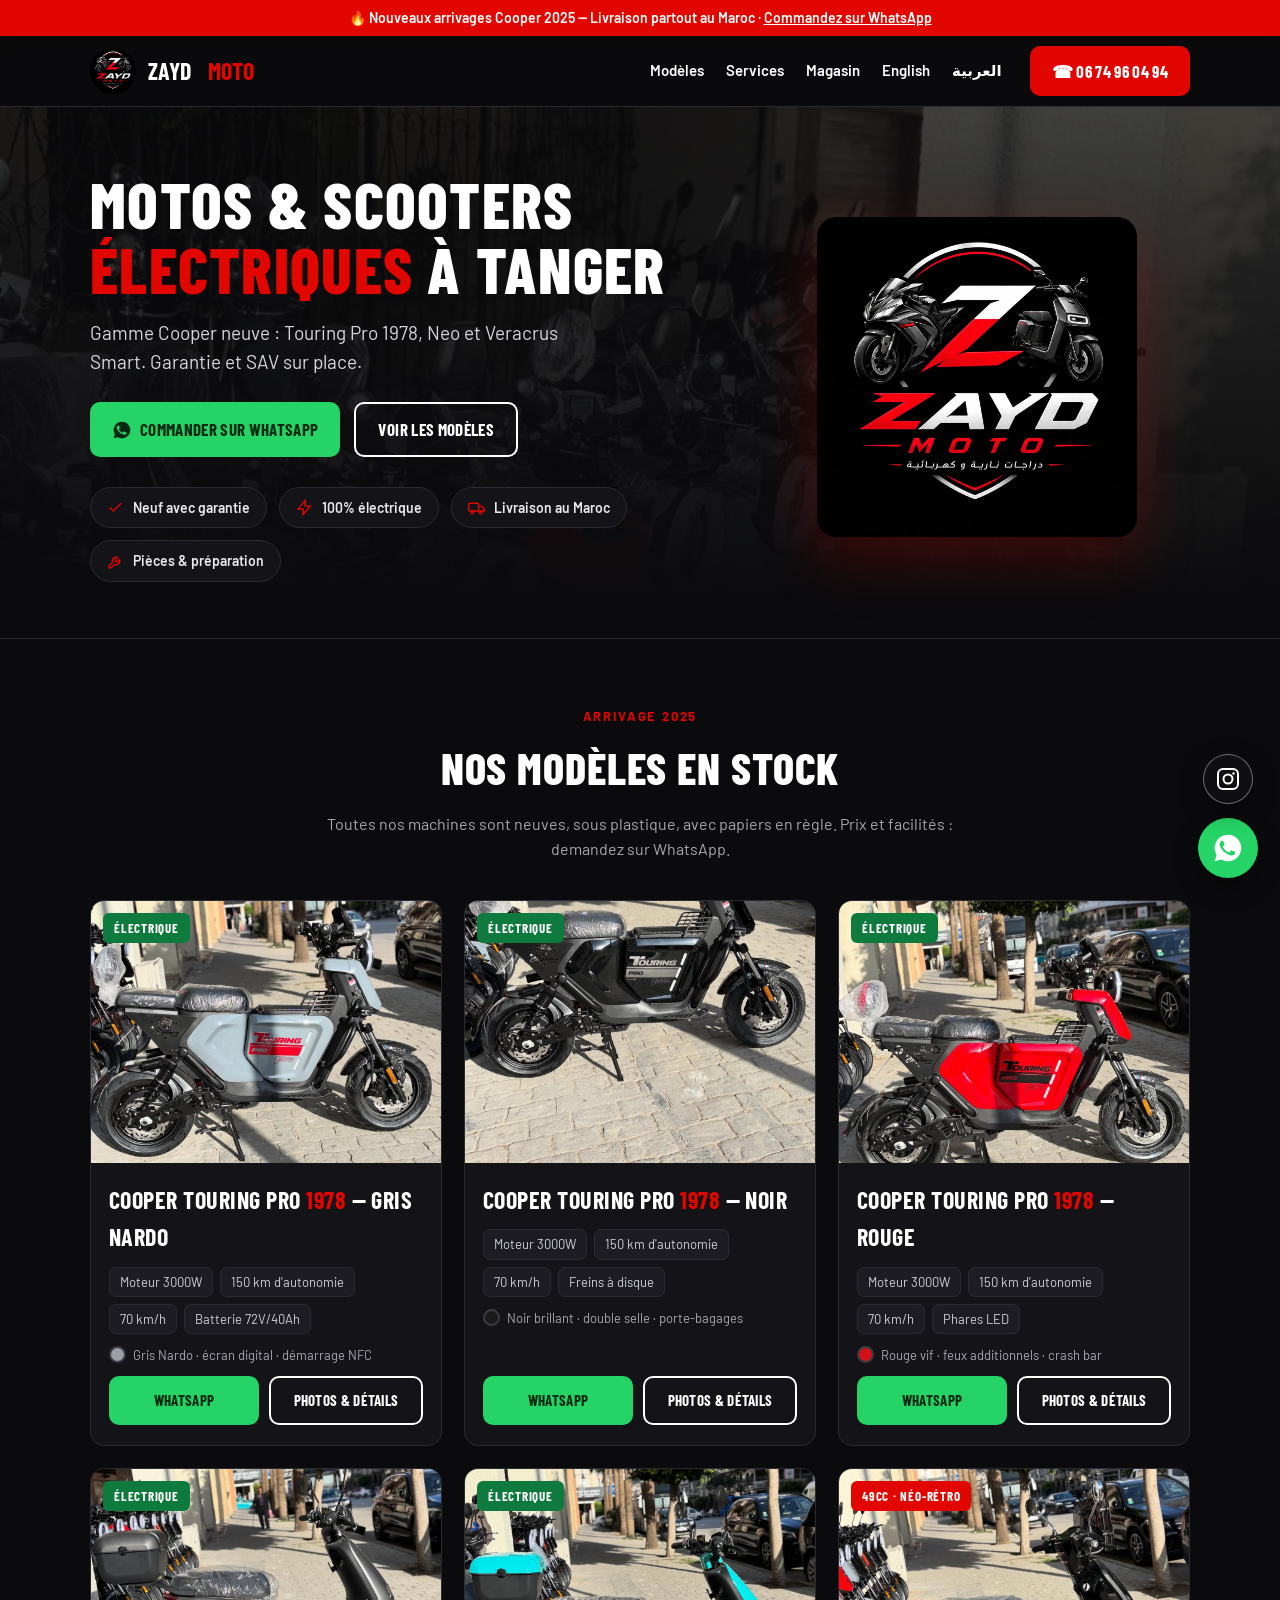
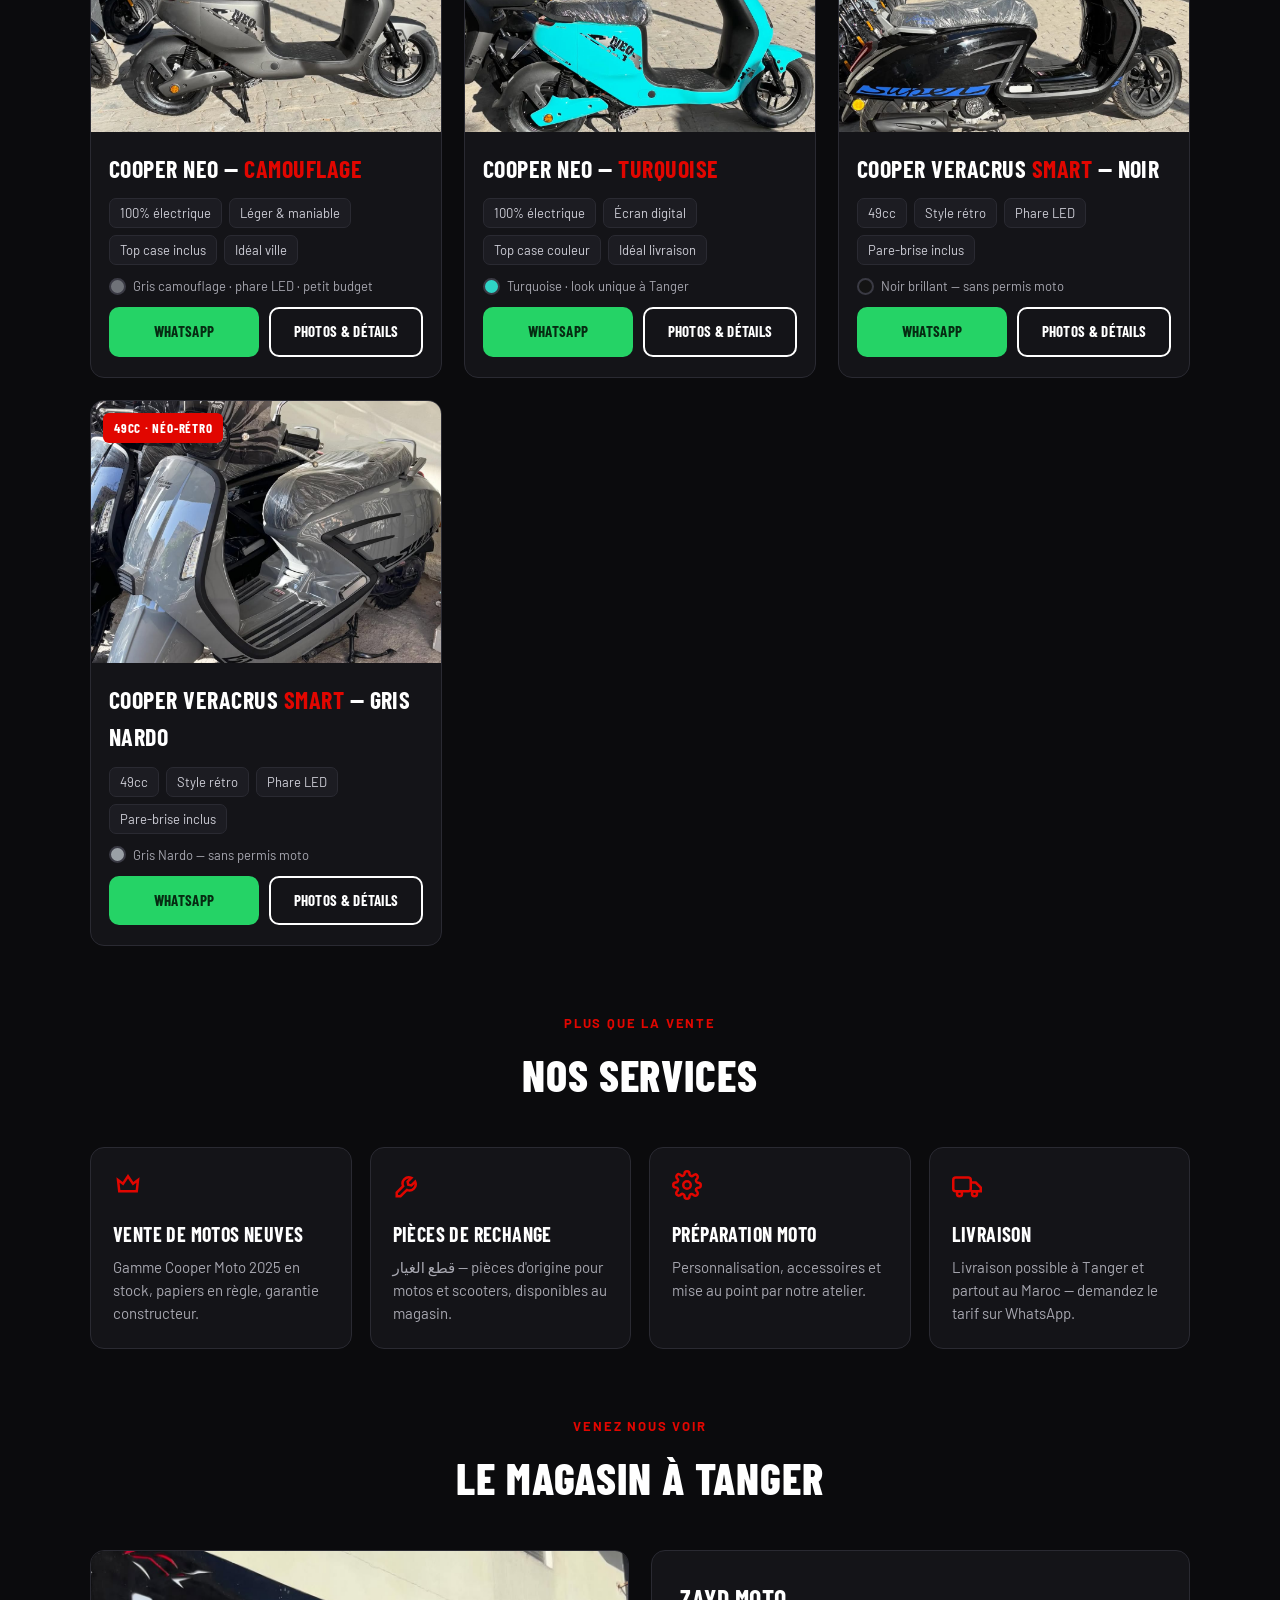
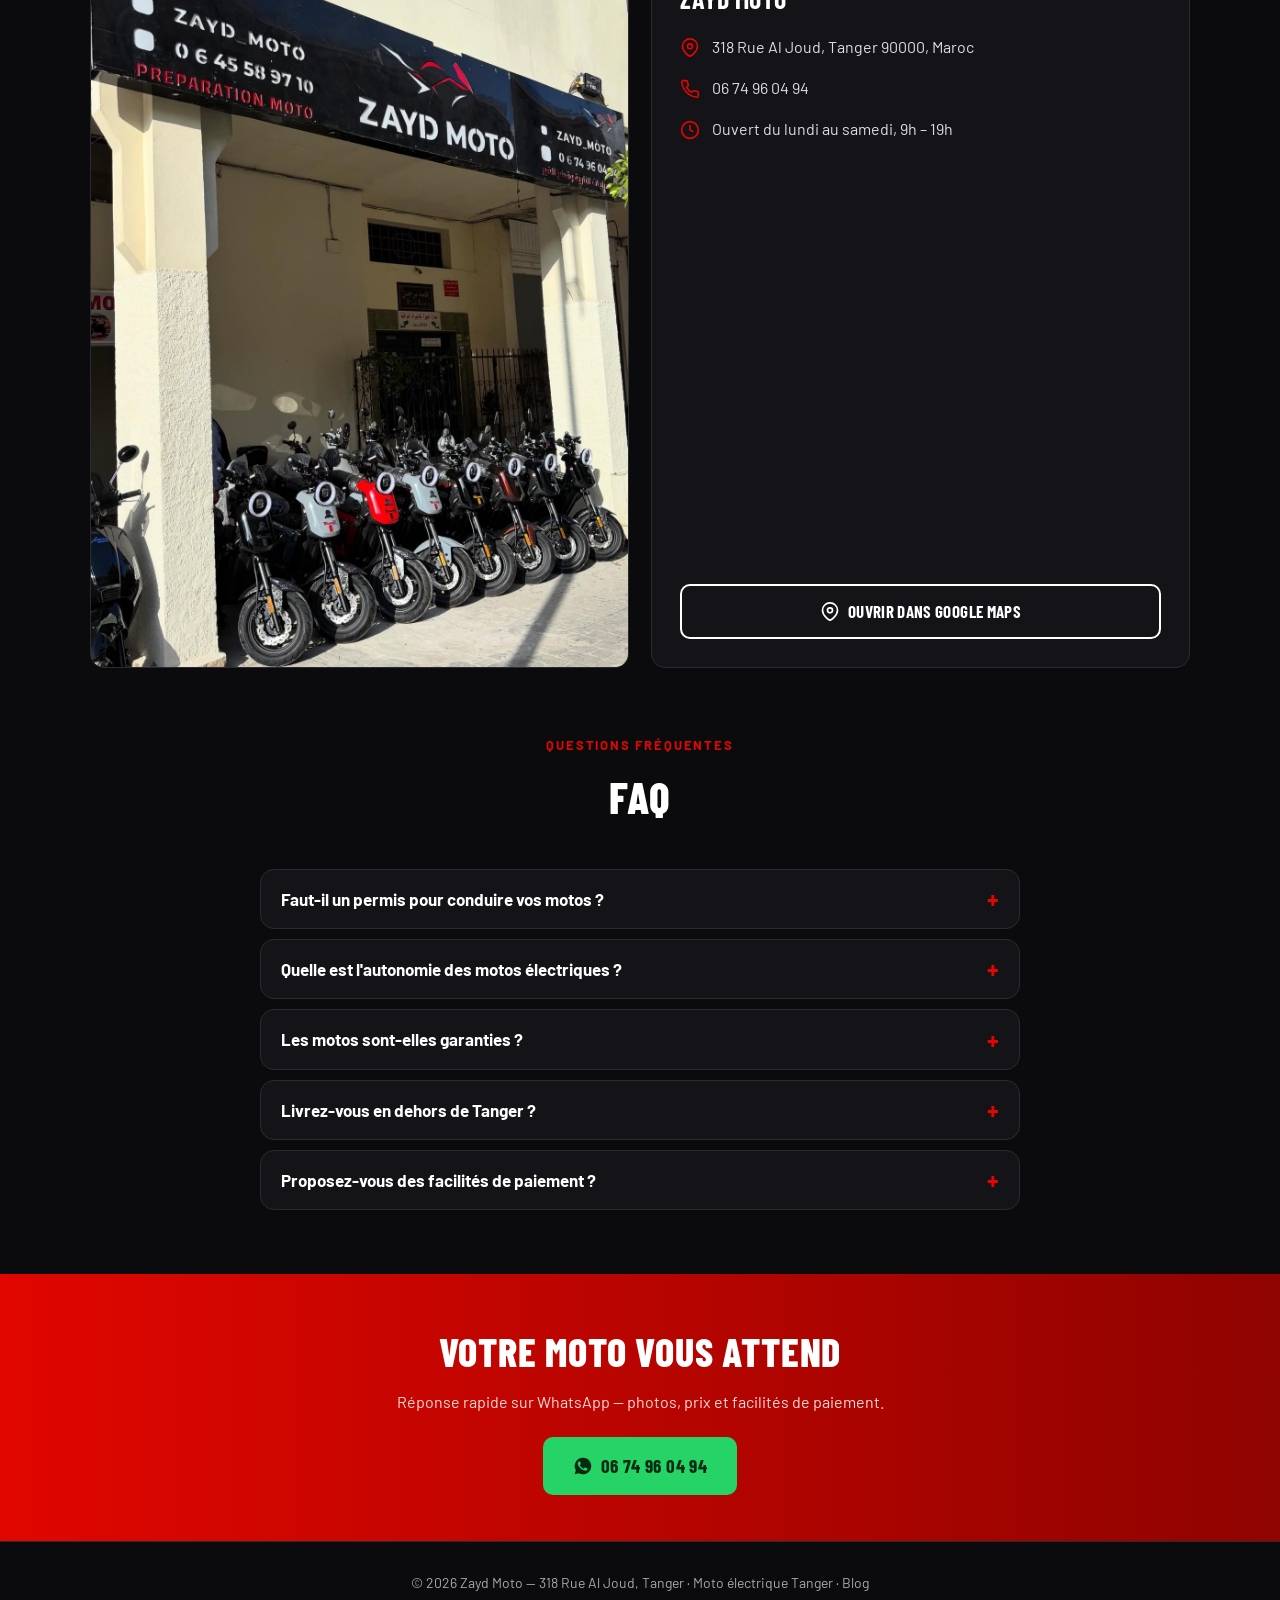
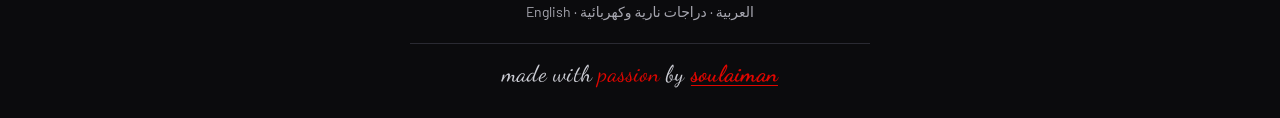
<file: index.html>
<!DOCTYPE html>
<html lang="fr">
<head>
<meta charset="UTF-8" />
<meta name="viewport" content="width=device-width, initial-scale=1.0" />
<title>Zayd Moto Tanger — Motos &amp; Scooters Électriques Cooper | Vente, Pièces, Préparation</title>
<meta name="description" content="Zayd Moto à Tanger : vente de motos et scooters électriques Cooper (Touring Pro 1978, Neo, Veracrus Smart), pièces de rechange et préparation moto. 318 Rue Al Joud, Tanger. ☎ 06 74 96 04 94" />
<link rel="icon" type="image/jpeg" href="logo.jpg" />
<link rel="preconnect" href="https://fonts.googleapis.com" />
<link rel="preconnect" href="https://fonts.gstatic.com" crossorigin="" />
<link href="https://fonts.googleapis.com/css2?family=Barlow+Condensed:wght@600;700;800&amp;family=Barlow:wght@400;600;700&amp;family=Dancing+Script:wght@600;700&amp;display=swap" rel="stylesheet" />
<link rel="stylesheet" href="styles.css" />
<link rel="alternate" hreflang="fr" href="https://zaydmoto.com/" />
<link rel="alternate" hreflang="en" href="https://zaydmoto.com/en.html" />
<link rel="alternate" hreflang="ar" href="https://zaydmoto.com/ar.html" />
<link rel="alternate" hreflang="x-default" href="https://zaydmoto.com/" />
<link rel="canonical" href="https://zaydmoto.com/" />
<meta name="robots" content="index, follow" />
<meta name="theme-color" content="#0b0b0d" />
<meta property="og:url" content="https://zaydmoto.com/" />
<meta property="og:type" content="website" />
<meta property="og:title" content="Zayd Moto Tanger — Motos &amp; Scooters Électriques Cooper" />
<meta property="og:description" content="Vente de motos et scooters électriques Cooper à Tanger : Touring Pro 1978, Neo, Veracrus Smart. Pièces de rechange et préparation moto." />
<meta property="og:image" content="https://zaydmoto.com/img/logo.jpg" />
<meta property="og:locale" content="fr_MA" />
<script type="application/ld+json">
{"@context":"https://schema.org","@type":"MotorcycleDealer","name":"Zayd Moto","image":"img/logo.jpg","telephone":"+212674960494","priceRange":"$$","address":{"@type":"PostalAddress","streetAddress":"318 Rue Al Joud","addressLocality":"Tanger","postalCode":"90000","addressCountry":"MA"},"geo":{"@type":"GeoCoordinates","latitude":35.760611,"longitude":-5.833},"openingHoursSpecification":{"@type":"OpeningHoursSpecification","dayOfWeek":["Monday","Tuesday","Wednesday","Thursday","Friday","Saturday"],"opens":"09:00","closes":"19:00"},"sameAs":["https://www.instagram.com/zayd_moto1"]}
</script>
</head>
<body>

<div class="topbar" data-screen-label="Topbar">🔥 Nouveaux arrivages Cooper 2025 — Livraison partout au Maroc · <a href="https://wa.me/212674960494">Commandez sur WhatsApp</a></div>

<header class="site">
  <div class="wrap nav">
    <a class="brand" href="#"><img src="logo.jpg" alt="Zayd Moto logo" />Zayd&nbsp;<span class="moto">Moto</span></a>
    <nav class="nav-links">
      <a href="#modeles">Modèles</a>
      <a href="#services">Services</a>
      <a href="#magasin">Magasin</a>
      <a href="en.html">English</a>
      <a href="ar.html">العربية</a>
    </nav>
    <a class="btn btn-red" href="tel:0674960494">☎ 06 74 96 04 94</a>
  </div>
</header>

<section class="hero" data-screen-label="Hero">
  <div class="hero-bg"></div>
  <div class="hero-grad"></div>
  <div class="wrap hero-in">
    <div>
      <h1>Motos &amp; scooters<br /><span class="red">électriques</span> à Tanger</h1>
      <p class="lead">Gamme Cooper neuve : Touring Pro 1978, Neo et Veracrus Smart. Garantie et SAV sur place.</p>
      <div class="hero-ctas">
        <a class="btn btn-wa" href="https://wa.me/212674960494?text=Bonjour%20Zayd%20Moto%2C%20je%20suis%20int%C3%A9ress%C3%A9%20par%20vos%20scooters">
          <svg viewBox="0 0 24 24" fill="currentColor"><path d="M12 2a10 10 0 0 0-8.6 15.1L2 22l5-1.3A10 10 0 1 0 12 2Zm5.4 14.1c-.2.7-1.3 1.3-1.9 1.4-.5.1-1.1.1-1.8-.1-.4-.1-1-.3-1.7-.6-3-1.3-4.9-4.3-5.1-4.5-.1-.2-1.2-1.6-1.2-3s.7-2.1 1-2.4c.2-.3.5-.3.7-.3h.5c.2 0 .4 0 .6.4l.8 2c.1.2.1.4 0 .6l-.4.6-.5.6c-.2.2-.3.4-.1.7.2.3.8 1.3 1.7 2.1 1.2 1.1 2.2 1.4 2.5 1.5.3.1.5.1.7-.1l.9-1.1c.2-.3.4-.2.7-.1l1.9.9c.3.1.5.2.5.3.1.1.1.6-.2 1.1Z"/></svg>
          Commander sur WhatsApp
        </a>
        <a class="btn btn-ghost" href="#modeles">Voir les modèles</a>
      </div>
      <div class="chips">
        <span class="chip"><svg viewBox="0 0 24 24" fill="none" stroke="currentColor" stroke-width="2"><path d="M20 6 9 17l-5-5"/></svg>Neuf avec garantie</span>
        <span class="chip"><svg viewBox="0 0 24 24" fill="none" stroke="currentColor" stroke-width="2"><path d="M13 2 3 14h7v8l10-12h-7l0-8z"/></svg>100% électrique</span>
        <span class="chip"><svg viewBox="0 0 24 24" fill="none" stroke="currentColor" stroke-width="2"><rect x="1" y="6" width="14" height="11" rx="2"/><path d="M15 10h4l4 4v3h-8"/><circle cx="6" cy="19" r="2"/><circle cx="18" cy="19" r="2"/></svg>Livraison au Maroc</span>
        <span class="chip"><svg viewBox="0 0 24 24" fill="none" stroke="currentColor" stroke-width="2"><path d="M14.7 6.3a5 5 0 0 0-6.6 6.6L3 18v3h3l5.1-5.1a5 5 0 0 0 6.6-6.6l-3 3-2.5-.5-.5-2.5 3-3z"/></svg>Pièces &amp; préparation</span>
      </div>
    </div>
    <div class="hero-logo"><img src="logo.jpg" alt="Zayd Moto — دراجات نارية وكهربائية" /></div>
  </div>
</section>

<section class="block" id="modeles" data-screen-label="Modèles">
  <div class="wrap">
    <div class="sec-head">
      <span class="kicker">Arrivage 2025</span>
      <h2>Nos modèles en stock</h2>
      <p>Toutes nos machines sont neuves, sous plastique, avec papiers en règle. Prix et facilités : demandez sur WhatsApp.</p>
    </div>
    <div class="models">

      <article class="card">
        <div class="ph"><span class="badge elec">Électrique</span><img src="touring-gris-1.jpg" alt="Cooper Touring Pro 1978 gris nardo" loading="lazy" /><a class="ph-link" href="touring-pro-gris.html" aria-label="Voir le Touring Pro gris"></a></div>
        <div class="card-body">
          <h3>Cooper Touring Pro <span>1978</span> — Gris Nardo</h3>
          <div class="specs"><span class="spec">Moteur 3000W</span><span class="spec">150 km d'autonomie</span><span class="spec">70 km/h</span><span class="spec">Batterie 72V/40Ah</span></div>
          <div class="swatches"><span class="sw" style="background:#9aa0a6"></span>Gris Nardo · écran digital · démarrage NFC</div>
          <div class="card-cta">
            <a class="btn btn-wa" href="https://wa.me/212674960494?text=Bonjour%2C%20le%20Touring%20Pro%20gris%20nardo%20m%27int%C3%A9resse">WhatsApp</a>
            <a class="btn btn-ghost" href="touring-pro-gris.html">Photos &amp; détails</a>
          </div>
        </div>
      </article>

      <article class="card">
        <div class="ph"><span class="badge elec">Électrique</span><img src="touring-noir-1.jpg" alt="Cooper Touring Pro 1978 noir" loading="lazy" /><a class="ph-link" href="touring-pro-noir.html" aria-label="Voir le Touring Pro noir"></a></div>
        <div class="card-body">
          <h3>Cooper Touring Pro <span>1978</span> — Noir</h3>
          <div class="specs"><span class="spec">Moteur 3000W</span><span class="spec">150 km d'autonomie</span><span class="spec">70 km/h</span><span class="spec">Freins à disque</span></div>
          <div class="swatches"><span class="sw" style="background:#1a1a1a"></span>Noir brillant · double selle · porte-bagages</div>
          <div class="card-cta">
            <a class="btn btn-wa" href="https://wa.me/212674960494?text=Bonjour%2C%20le%20Touring%20Pro%20noir%20m%27int%C3%A9resse">WhatsApp</a>
            <a class="btn btn-ghost" href="touring-pro-noir.html">Photos &amp; détails</a>
          </div>
        </div>
      </article>

      <article class="card">
        <div class="ph"><span class="badge elec">Électrique</span><img src="touring-rouge-1.jpg" alt="Cooper Touring Pro 1978 rouge" loading="lazy" /><a class="ph-link" href="touring-pro-rouge.html" aria-label="Voir le Touring Pro rouge"></a></div>
        <div class="card-body">
          <h3>Cooper Touring Pro <span>1978</span> — Rouge</h3>
          <div class="specs"><span class="spec">Moteur 3000W</span><span class="spec">150 km d'autonomie</span><span class="spec">70 km/h</span><span class="spec">Phares LED</span></div>
          <div class="swatches"><span class="sw" style="background:#d31118"></span>Rouge vif · feux additionnels · crash bar</div>
          <div class="card-cta">
            <a class="btn btn-wa" href="https://wa.me/212674960494?text=Bonjour%2C%20le%20Touring%20Pro%20rouge%20m%27int%C3%A9resse">WhatsApp</a>
            <a class="btn btn-ghost" href="touring-pro-rouge.html">Photos &amp; détails</a>
          </div>
        </div>
      </article>

      <article class="card">
        <div class="ph"><span class="badge elec">Électrique</span><img src="neo-gris-1.jpg" alt="Cooper Neo camouflage gris" loading="lazy" /><a class="ph-link" href="neo-camouflage.html" aria-label="Voir le Neo camouflage"></a></div>
        <div class="card-body">
          <h3>Cooper Neo — <span>Camouflage</span></h3>
          <div class="specs"><span class="spec">100% électrique</span><span class="spec">Léger &amp; maniable</span><span class="spec">Top case inclus</span><span class="spec">Idéal ville</span></div>
          <div class="swatches"><span class="sw" style="background:#6f7278"></span>Gris camouflage · phare LED · petit budget</div>
          <div class="card-cta">
            <a class="btn btn-wa" href="https://wa.me/212674960494?text=Bonjour%2C%20le%20Cooper%20Neo%20camouflage%20m%27int%C3%A9resse">WhatsApp</a>
            <a class="btn btn-ghost" href="neo-camouflage.html">Photos &amp; détails</a>
          </div>
        </div>
      </article>

      <article class="card">
        <div class="ph"><span class="badge elec">Électrique</span><img src="neo-turquoise-1.jpg" alt="Cooper Neo turquoise" loading="lazy" /><a class="ph-link" href="neo-turquoise.html" aria-label="Voir le Neo turquoise"></a></div>
        <div class="card-body">
          <h3>Cooper Neo — <span>Turquoise</span></h3>
          <div class="specs"><span class="spec">100% électrique</span><span class="spec">Écran digital</span><span class="spec">Top case couleur</span><span class="spec">Idéal livraison</span></div>
          <div class="swatches"><span class="sw" style="background:#2fd3c6"></span>Turquoise · look unique à Tanger</div>
          <div class="card-cta">
            <a class="btn btn-wa" href="https://wa.me/212674960494?text=Bonjour%2C%20le%20Cooper%20Neo%20turquoise%20m%27int%C3%A9resse">WhatsApp</a>
            <a class="btn btn-ghost" href="neo-turquoise.html">Photos &amp; détails</a>
          </div>
        </div>
      </article>

      <article class="card">
        <div class="ph"><span class="badge">49cc · Néo-rétro</span><img src="veracrus-noir-1.jpg" alt="Cooper Veracrus Smart noir" loading="lazy" /><a class="ph-link" href="veracrus-smart-noir.html" aria-label="Voir le Veracrus Smart noir"></a></div>
        <div class="card-body">
          <h3>Cooper Veracrus <span>Smart</span> — Noir</h3>
          <div class="specs"><span class="spec">49cc</span><span class="spec">Style rétro</span><span class="spec">Phare LED</span><span class="spec">Pare-brise inclus</span></div>
          <div class="swatches"><span class="sw" style="background:#141414"></span>Noir brillant — sans permis moto</div>
          <div class="card-cta">
            <a class="btn btn-wa" href="https://wa.me/212674960494?text=Bonjour%2C%20le%20Veracrus%20Smart%20Noir%20m%27int%C3%A9resse">WhatsApp</a>
            <a class="btn btn-ghost" href="veracrus-smart-noir.html">Photos &amp; détails</a>
          </div>
        </div>
      </article>

      <article class="card">
        <div class="ph"><span class="badge">49cc · Néo-rétro</span><img src="veracrus-gris-1.jpg" alt="Cooper Veracrus Smart gris nardo" loading="lazy" /><a class="ph-link" href="veracrus-smart-gris.html" aria-label="Voir le Veracrus Smart gris nardo"></a></div>
        <div class="card-body">
          <h3>Cooper Veracrus <span>Smart</span> — Gris Nardo</h3>
          <div class="specs"><span class="spec">49cc</span><span class="spec">Style rétro</span><span class="spec">Phare LED</span><span class="spec">Pare-brise inclus</span></div>
          <div class="swatches"><span class="sw" style="background:#9aa0a6"></span>Gris Nardo — sans permis moto</div>
          <div class="card-cta">
            <a class="btn btn-wa" href="https://wa.me/212674960494?text=Bonjour%2C%20le%20Veracrus%20Smart%20Gris%20Nardo%20m%27int%C3%A9resse">WhatsApp</a>
            <a class="btn btn-ghost" href="veracrus-smart-gris.html">Photos &amp; détails</a>
          </div>
        </div>
      </article>

    </div>
  </div>
</section>

<section class="block" id="services" style="padding-top:0" data-screen-label="Services">
  <div class="wrap">
    <div class="sec-head">
      <span class="kicker">Plus que la vente</span>
      <h2>Nos services</h2>
    </div>
    <div class="why">
      <div class="why-it">
        <svg viewBox="0 0 24 24" fill="none" stroke="currentColor" stroke-width="2"><path d="M5 17h14l1-9-4 3-4-6-4 6-4-3 1 9z"/></svg>
        <h3>Vente de motos neuves</h3>
        <p>Gamme Cooper Moto 2025 en stock, papiers en règle, garantie constructeur.</p>
      </div>
      <div class="why-it">
        <svg viewBox="0 0 24 24" fill="none" stroke="currentColor" stroke-width="2"><path d="M14.7 6.3a5 5 0 0 0-6.6 6.6L3 18v3h3l5.1-5.1a5 5 0 0 0 6.6-6.6l-3 3-2.5-.5-.5-2.5 3-3z"/></svg>
        <h3>Pièces de rechange</h3>
        <p>قطع الغيار — pièces d'origine pour motos et scooters, disponibles au magasin.</p>
      </div>
      <div class="why-it">
        <svg viewBox="0 0 24 24" fill="none" stroke="currentColor" stroke-width="2"><circle cx="12" cy="12" r="3"/><path d="M19.4 15a1.7 1.7 0 0 0 .3 1.9l.1.1a2 2 0 1 1-2.8 2.8l-.1-.1a1.7 1.7 0 0 0-1.9-.3 1.7 1.7 0 0 0-1 1.5V21a2 2 0 1 1-4 0v-.1a1.7 1.7 0 0 0-1-1.6 1.7 1.7 0 0 0-1.9.3l-.1.1a2 2 0 1 1-2.8-2.8l.1-.1a1.7 1.7 0 0 0 .3-1.9 1.7 1.7 0 0 0-1.5-1H3a2 2 0 1 1 0-4h.1a1.7 1.7 0 0 0 1.6-1 1.7 1.7 0 0 0-.3-1.9l-.1-.1a2 2 0 1 1 2.8-2.8l.1.1a1.7 1.7 0 0 0 1.9.3H9a1.7 1.7 0 0 0 1-1.5V3a2 2 0 1 1 4 0v.1a1.7 1.7 0 0 0 1 1.6 1.7 1.7 0 0 0 1.9-.3l.1-.1a2 2 0 1 1 2.8 2.8l-.1.1a1.7 1.7 0 0 0-.3 1.9v.1a1.7 1.7 0 0 0 1.5 1H21a2 2 0 1 1 0 4h-.1a1.7 1.7 0 0 0-1.5 1z"/></svg>
        <h3>Préparation moto</h3>
        <p>Personnalisation, accessoires et mise au point par notre atelier.</p>
      </div>
      <div class="why-it">
        <svg viewBox="0 0 24 24" fill="none" stroke="currentColor" stroke-width="2"><rect x="1" y="6" width="14" height="11" rx="2"/><path d="M15 10h4l4 4v3h-8"/><circle cx="6" cy="19" r="2"/><circle cx="18" cy="19" r="2"/></svg>
        <h3>Livraison</h3>
        <p>Livraison possible à Tanger et partout au Maroc — demandez le tarif sur WhatsApp.</p>
      </div>
    </div>
  </div>
</section>

<section class="block" id="magasin" style="padding-top:0" data-screen-label="Magasin">
  <div class="wrap">
    <div class="sec-head">
      <span class="kicker">Venez nous voir</span>
      <h2>Le magasin à Tanger</h2>
    </div>
    <div class="store">
      <img src="storefront.jpg" alt="Magasin Zayd Moto, 318 Rue Al Joud, Tanger" loading="lazy" />
      <div class="store-info">
        <h3>Zayd Moto</h3>
        <div class="info-line">
          <svg viewBox="0 0 24 24" fill="none" stroke="currentColor" stroke-width="2"><path d="M21 10c0 7-9 12-9 12s-9-5-9-12a9 9 0 0 1 18 0z"/><circle cx="12" cy="10" r="3"/></svg>
          <span>318 Rue Al Joud, Tanger 90000, Maroc</span>
        </div>
        <div class="info-line">
          <svg viewBox="0 0 24 24" fill="none" stroke="currentColor" stroke-width="2"><path d="M22 16.9v3a2 2 0 0 1-2.2 2 19.8 19.8 0 0 1-8.6-3.1 19.5 19.5 0 0 1-6-6A19.8 19.8 0 0 1 2.1 4.2 2 2 0 0 1 4.1 2h3a2 2 0 0 1 2 1.7c.1 1 .4 2 .7 2.9a2 2 0 0 1-.5 2.1L8 10a16 16 0 0 0 6 6l1.3-1.3a2 2 0 0 1 2.1-.5c.9.3 1.9.6 2.9.7a2 2 0 0 1 1.7 2z"/></svg>
          <a href="tel:0674960494">06 74 96 04 94</a>
        </div>
        <div class="info-line">
          <svg viewBox="0 0 24 24" fill="none" stroke="currentColor" stroke-width="2"><circle cx="12" cy="12" r="10"/><path d="M12 6v6l4 2"/></svg>
          <span>Ouvert du lundi au samedi, 9h – 19h</span>
        </div>
        <iframe title="Carte — Zayd Moto Tanger" src="https://maps.google.com/maps?q=35.760611,-5.833&amp;hl=fr&amp;z=17&amp;output=embed" loading="lazy" allowfullscreen referrerpolicy="no-referrer-when-downgrade"></iframe>
        <a class="btn btn-ghost maps-btn" href="https://maps.app.goo.gl/VNmXT7vknYoasA487" target="_blank" rel="noopener">
          <svg viewBox="0 0 24 24" fill="none" stroke="currentColor" stroke-width="2"><path d="M21 10c0 7-9 12-9 12s-9-5-9-12a9 9 0 0 1 18 0z"/><circle cx="12" cy="10" r="3"/></svg>
          Ouvrir dans Google Maps
        </a>
      </div>
    </div>
  </div>
</section>

<section class="block" id="faq" style="padding-top:0" data-screen-label="FAQ">
  <div class="wrap">
    <div class="sec-head">
      <span class="kicker">Questions fréquentes</span>
      <h2>FAQ</h2>
    </div>
    <div class="faq">
      <details>
        <summary>Faut-il un permis pour conduire vos motos ?</summary>
        <p>Le Veracrus Smart 49cc se conduit sans permis moto. Pour les modèles électriques (Touring Pro, Neo), cela dépend de la puissance — contactez-nous sur WhatsApp et on vous explique tout selon votre cas.</p>
      </details>
      <details>
        <summary>Quelle est l'autonomie des motos électriques ?</summary>
        <p>Le Touring Pro 1978 atteint 150 km d'autonomie avec sa batterie 72V/40Ah. La recharge se fait sur une prise domestique normale. Le Neo est idéal pour la ville avec une autonomie adaptée aux trajets quotidiens.</p>
      </details>
      <details>
        <summary>Les motos sont-elles garanties ?</summary>
        <p>Oui, toutes nos motos sont neuves, sous plastique, avec papiers en règle et garantie. Le service après-vente et les pièces de rechange sont assurés directement au magasin à Tanger.</p>
      </details>
      <details>
        <summary>Livrez-vous en dehors de Tanger ?</summary>
        <p>Oui, nous livrons à Tanger, dans toute la région Nord et partout au Maroc. Demandez le tarif de livraison sur WhatsApp.</p>
      </details>
      <details>
        <summary>Proposez-vous des facilités de paiement ?</summary>
        <p>Oui, des facilités de paiement sont possibles. Envoyez-nous un message sur WhatsApp au 06 74 96 04 94 pour les détails.</p>
      </details>
    </div>
  </div>
  <script type="application/ld+json">
  {"@context":"https://schema.org","@type":"FAQPage","mainEntity":[{"@type":"Question","name":"Faut-il un permis pour conduire vos motos ?","acceptedAnswer":{"@type":"Answer","text":"Le Veracrus Smart 49cc se conduit sans permis moto. Pour les modèles électriques, cela dépend de la puissance — contactez-nous sur WhatsApp."}},{"@type":"Question","name":"Quelle est l'autonomie des motos électriques ?","acceptedAnswer":{"@type":"Answer","text":"Le Touring Pro 1978 atteint 150 km d'autonomie avec sa batterie 72V/40Ah. La recharge se fait sur une prise domestique normale."}},{"@type":"Question","name":"Les motos sont-elles garanties ?","acceptedAnswer":{"@type":"Answer","text":"Oui, toutes nos motos sont neuves avec papiers en règle et garantie. SAV et pièces de rechange au magasin à Tanger."}},{"@type":"Question","name":"Livrez-vous en dehors de Tanger ?","acceptedAnswer":{"@type":"Answer","text":"Oui, livraison à Tanger, dans la région Nord et partout au Maroc."}},{"@type":"Question","name":"Proposez-vous des facilités de paiement ?","acceptedAnswer":{"@type":"Answer","text":"Oui, des facilités de paiement sont possibles. Contactez-nous sur WhatsApp au 0674960494."}}]}
  </script>
</section>

<section class="band" data-screen-label="CTA">
  <h2>Votre moto vous attend</h2>
  <p>Réponse rapide sur WhatsApp — photos, prix et facilités de paiement.</p>
  <a class="btn btn-wa" href="https://wa.me/212674960494?text=Bonjour%20Zayd%20Moto">
    <svg viewBox="0 0 24 24" fill="currentColor"><path d="M12 2a10 10 0 0 0-8.6 15.1L2 22l5-1.3A10 10 0 1 0 12 2Zm5.4 14.1c-.2.7-1.3 1.3-1.9 1.4-.5.1-1.1.1-1.8-.1-.4-.1-1-.3-1.7-.6-3-1.3-4.9-4.3-5.1-4.5-.1-.2-1.2-1.6-1.2-3s.7-2.1 1-2.4c.2-.3.5-.3.7-.3h.5c.2 0 .4 0 .6.4l.8 2c.1.2.1.4 0 .6l-.4.6-.5.6c-.2.2-.3.4-.1.7.2.3.8 1.3 1.7 2.1 1.2 1.1 2.2 1.4 2.5 1.5.3.1.5.1.7-.1l.9-1.1c.2-.3.4-.2.7-.1l1.9.9c.3.1.5.2.5.3.1.1.1.6-.2 1.1Z"/></svg>
    06 74 96 04 94
  </a>
</section>

<footer>
  <div class="wrap foot">
    <span>© 2026 Zayd Moto — 318 Rue Al Joud, Tanger · <a href="moto-electrique-tanger.html">Moto électrique Tanger</a> · <a href="blog-quel-scooter-electrique-choisir-a-tanger.html">Blog</a></span>
    <span><a href="en.html">English</a> · <a href="ar.html">العربية</a> · دراجات نارية وكهربائية</span>
    <span class="signature">made with <span class="sig-red">passion</span> by <a class="sig-red sig-name" href="tel:0675920379">soulaiman</a></span>
  </div>
</footer>

<a class="wa-float" href="https://wa.me/212674960494" aria-label="WhatsApp">
  <svg viewBox="0 0 24 24" fill="currentColor"><path d="M12 2a10 10 0 0 0-8.6 15.1L2 22l5-1.3A10 10 0 1 0 12 2Zm5.4 14.1c-.2.7-1.3 1.3-1.9 1.4-.5.1-1.1.1-1.8-.1-.4-.1-1-.3-1.7-.6-3-1.3-4.9-4.3-5.1-4.5-.1-.2-1.2-1.6-1.2-3s.7-2.1 1-2.4c.2-.3.5-.3.7-.3h.5c.2 0 .4 0 .6.4l.8 2c.1.2.1.4 0 .6l-.4.6-.5.6c-.2.2-.3.4-.1.7.2.3.8 1.3 1.7 2.1 1.2 1.1 2.2 1.4 2.5 1.5.3.1.5.1.7-.1l.9-1.1c.2-.3.4-.2.7-.1l1.9.9c.3.1.5.2.5.3.1.1.1.6-.2 1.1Z"/></svg>
</a>
<a class="ig-float" href="https://www.instagram.com/zayd_moto1" target="_blank" rel="noopener" aria-label="Instagram">
  <svg viewBox="0 0 24 24" fill="none" stroke="currentColor" stroke-width="2"><rect x="2" y="2" width="20" height="20" rx="5"/><circle cx="12" cy="12" r="4.5"/><circle cx="17.5" cy="6.5" r="1.2" fill="currentColor" stroke="none"/></svg>
</a>

<script src="nav.js"></script>
</body>
</html>
</file>
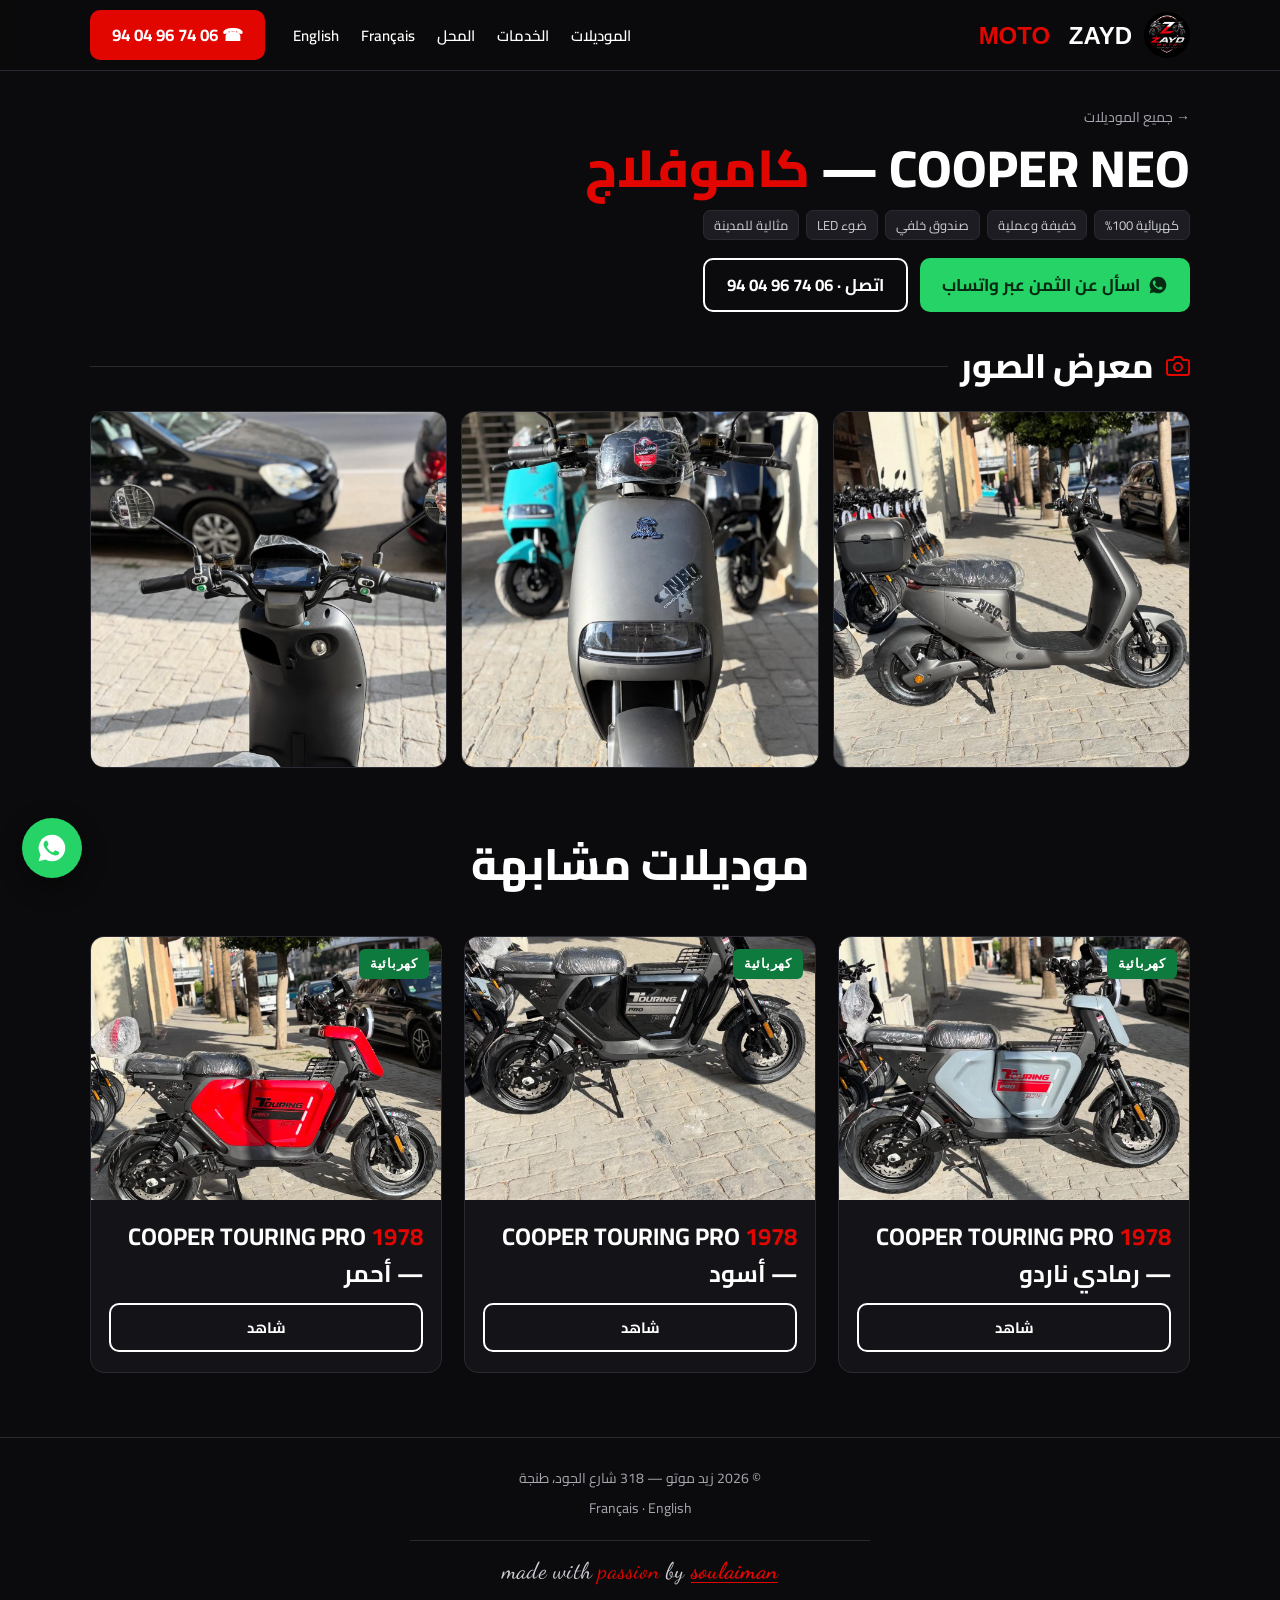
<file: ar-neo-camouflage.html>
<!DOCTYPE html>
<html lang="ar" dir="rtl">
<head>
<meta charset="UTF-8" />
<meta name="viewport" content="width=device-width, initial-scale=1.0" />
<title>Cooper Neo كاموفلاج — دراجة كهربائية في طنجة | زيد موتو</title>
<meta name="description" content="Cooper Neo كاموفلاج عند زيد موتو في طنجة: الصور والمواصفات والثمن عبر واتساب. جديدة مع الضمان والتوصيل لجميع مدن المغرب." />
<link rel="icon" type="image/jpeg" href="logo.jpg" />
<link rel="preconnect" href="https://fonts.googleapis.com" />
<link rel="preconnect" href="https://fonts.gstatic.com" crossorigin="" />
<link href="https://fonts.googleapis.com/css2?family=Cairo:wght@400;600;700;800&amp;family=Dancing+Script:wght@600;700&amp;display=swap" rel="stylesheet" />
<link rel="stylesheet" href="styles.css" />
<link rel="alternate" hreflang="fr" href="https://zaydmoto.com/neo-camouflage.html" />
<link rel="alternate" hreflang="en" href="https://zaydmoto.com/en-neo-camouflage.html" />
<link rel="alternate" hreflang="ar" href="https://zaydmoto.com/ar-neo-camouflage.html" />
<link rel="canonical" href="https://zaydmoto.com/ar-neo-camouflage.html" />
<meta name="robots" content="index, follow" />
<meta name="theme-color" content="#0b0b0d" />
<meta property="og:url" content="https://zaydmoto.com/ar-neo-camouflage.html" />
<meta property="og:type" content="product" />
<meta property="og:title" content="Cooper Neo كاموفلاج — دراجة كهربائية في طنجة | زيد موتو" />
<meta property="og:description" content="Cooper Neo كاموفلاج عند زيد موتو في طنجة: الصور والمواصفات والثمن عبر واتساب. جديدة مع الضمان والتوصيل لجميع مدن المغرب." />
<meta property="og:image" content="https://zaydmoto.com/img/neo-gris-1.jpg" />
<meta property="og:locale" content="ar_MA" />
<script type="application/ld+json">
{"@context":"https://schema.org","@type":"Product","name":"Cooper Neo كاموفلاج","brand":{"@type":"Brand","name":"Cooper Moto"},"description":"Cooper Neo كاموفلاج رمادي: سكوتر كهربائي مدمج واقتصادي، مثالي للمدينة والتوصيل. الصندوق الخلفي مشمول.","image":["../../img/neo-gris-1.jpg","../../img/neo-gris-2.jpg","../../img/neo-gris-5.jpg"],"offers":{"@type":"Offer","availability":"https://schema.org/InStock","priceCurrency":"MAD","seller":{"@type":"MotorcycleDealer","name":"Zayd Moto","telephone":"+212674960494"}}}
</script>
</head>
<body>

<header class="site">
  <div class="wrap nav">
    <a class="brand" href="ar.html"><img src="logo.jpg" alt="Zayd Moto logo" />Zayd&nbsp;<span class="moto">Moto</span></a>
    <nav class="nav-links">
      <a href="ar.html#modeles">الموديلات</a>
      <a href="ar.html#services">الخدمات</a>
      <a href="ar.html#magasin">المحل</a>
      <a href="neo-camouflage.html">Français</a>
      <a href="en-neo-camouflage.html">English</a>
    </nav>
    <a class="btn btn-red" href="tel:0674960494">☎ 06 74 96 04 94</a>
  </div>
</header>

<section class="detail-hero" data-screen-label="Cooper Neo كاموفلاج">
  <div class="wrap">
    <p class="crumb"><a href="ar.html#modeles">→ جميع الموديلات</a></p>
    <div class="detail-head">
      <h1>Cooper Neo — <span>كاموفلاج</span></h1>
    </div>
    <div class="specs"><span class="spec">كهربائية 100%</span><span class="spec">خفيفة وعملية</span><span class="spec">صندوق خلفي</span><span class="spec">ضوء LED</span><span class="spec">مثالية للمدينة</span></div>
    <div class="detail-ctas">
      <a class="btn btn-wa" href="https://wa.me/212674960494?text=%D8%A7%D9%84%D8%B3%D9%84%D8%A7%D9%85%20%D8%B9%D9%84%D9%8A%D9%83%D9%85%D8%8C%20%D9%85%D9%87%D8%AA%D9%85%20%D8%A8%D9%80%20Cooper%20Neo%20%D9%83%D8%A7%D9%85%D9%88%D9%81%D9%84%D8%A7%D8%AC"><svg viewBox="0 0 24 24" fill="currentColor"><path d="M12 2a10 10 0 0 0-8.6 15.1L2 22l5-1.3A10 10 0 1 0 12 2Zm5.4 14.1c-.2.7-1.3 1.3-1.9 1.4-.5.1-1.1.1-1.8-.1-.4-.1-1-.3-1.7-.6-3-1.3-4.9-4.3-5.1-4.5-.1-.2-1.2-1.6-1.2-3s.7-2.1 1-2.4c.2-.3.5-.3.7-.3h.5c.2 0 .4 0 .6.4l.8 2c.1.2.1.4 0 .6l-.4.6-.5.6c-.2.2-.3.4-.1.7.2.3.8 1.3 1.7 2.1 1.2 1.1 2.2 1.4 2.5 1.5.3.1.5.1.7-.1l.9-1.1c.2-.3.4-.2.7-.1l1.9.9c.3.1.5.2.5.3.1.1.1.6-.2 1.1Z"/></svg> اسأل عن الثمن عبر واتساب</a>
      <a class="btn btn-ghost" href="tel:0674960494">اتصل · 06 74 96 04 94</a>
    </div>

    <div class="gal-head"><svg viewBox="0 0 24 24" fill="none" stroke="currentColor" stroke-width="2"><path d="M23 19a2 2 0 0 1-2 2H3a2 2 0 0 1-2-2V8a2 2 0 0 1 2-2h4l2-3h6l2 3h4a2 2 0 0 1 2 2z"/><circle cx="12" cy="13" r="4"/></svg><h2>معرض الصور</h2></div>
    <div class="gallery" data-screen-label="معرض الصور">
      <a href="neo-gris-1.jpg" data-i="0"><img src="neo-gris-1.jpg" alt="Cooper Neo كاموفلاج — 1" loading="lazy" /></a>
      <a href="neo-gris-2.jpg" data-i="1"><img src="neo-gris-2.jpg" alt="Cooper Neo كاموفلاج — 2" loading="lazy" /></a>
      <a href="neo-gris-5.jpg" data-i="2"><img src="neo-gris-5.jpg" alt="Cooper Neo كاموفلاج — 3" loading="lazy" /></a>
    </div>
  </div>
</section>

<section class="similar" data-screen-label="موديلات مشابهة">
  <div class="wrap">
    <div class="sec-head">
      <h2>موديلات مشابهة</h2>
    </div>
    <div class="models">
      <article class="card">
        <div class="ph"><span class="badge elec">كهربائية</span><img src="touring-gris-1.jpg" alt="Cooper Touring Pro 1978 رمادي ناردو" loading="lazy" /><a class="ph-link" href="ar-touring-pro-gris.html" aria-label="Cooper Touring Pro 1978 رمادي ناردو"></a></div>
        <div class="card-body">
          <h3>Cooper Touring Pro <span>1978</span> — رمادي ناردو</h3>
          <div class="card-cta">
            <a class="btn btn-ghost" href="ar-touring-pro-gris.html">شاهد</a>
          </div>
        </div>
      </article>
      <article class="card">
        <div class="ph"><span class="badge elec">كهربائية</span><img src="touring-noir-1.jpg" alt="Cooper Touring Pro 1978 أسود" loading="lazy" /><a class="ph-link" href="ar-touring-pro-noir.html" aria-label="Cooper Touring Pro 1978 أسود"></a></div>
        <div class="card-body">
          <h3>Cooper Touring Pro <span>1978</span> — أسود</h3>
          <div class="card-cta">
            <a class="btn btn-ghost" href="ar-touring-pro-noir.html">شاهد</a>
          </div>
        </div>
      </article>
      <article class="card">
        <div class="ph"><span class="badge elec">كهربائية</span><img src="touring-rouge-1.jpg" alt="Cooper Touring Pro 1978 أحمر" loading="lazy" /><a class="ph-link" href="ar-touring-pro-rouge.html" aria-label="Cooper Touring Pro 1978 أحمر"></a></div>
        <div class="card-body">
          <h3>Cooper Touring Pro <span>1978</span> — أحمر</h3>
          <div class="card-cta">
            <a class="btn btn-ghost" href="ar-touring-pro-rouge.html">شاهد</a>
          </div>
        </div>
      </article>
    </div>
  </div>
</section>

<footer>
  <div class="wrap foot">
    <span>© 2026 زيد موتو — 318 شارع الجود، طنجة</span>
    <span><a href="neo-camouflage.html">Français</a> · <a href="en-neo-camouflage.html">English</a></span>
    <span class="signature" dir="ltr">made with <span class="sig-red">passion</span> by <a class="sig-red sig-name" href="tel:0675920379">soulaiman</a></span>
  </div>
</footer>

<a class="wa-float" href="https://wa.me/212674960494" aria-label="WhatsApp">
  <svg viewBox="0 0 24 24" fill="currentColor"><path d="M12 2a10 10 0 0 0-8.6 15.1L2 22l5-1.3A10 10 0 1 0 12 2Zm5.4 14.1c-.2.7-1.3 1.3-1.9 1.4-.5.1-1.1.1-1.8-.1-.4-.1-1-.3-1.7-.6-3-1.3-4.9-4.3-5.1-4.5-.1-.2-1.2-1.6-1.2-3s.7-2.1 1-2.4c.2-.3.5-.3.7-.3h.5c.2 0 .4 0 .6.4l.8 2c.1.2.1.4 0 .6l-.4.6-.5.6c-.2.2-.3.4-.1.7.2.3.8 1.3 1.7 2.1 1.2 1.1 2.2 1.4 2.5 1.5.3.1.5.1.7-.1l.9-1.1c.2-.3.4-.2.7-.1l1.9.9c.3.1.5.2.5.3.1.1.1.6-.2 1.1Z"/></svg>
</a>
<a class="ig-float" href="https://www.instagram.com/zayd_moto1" target="_blank" rel="noopener" aria-label="Instagram">
  <svg viewBox="0 0 24 24" fill="none" stroke="currentColor" stroke-width="2"><rect x="2" y="2" width="20" height="20" rx="5"/><circle cx="12" cy="12" r="4.5"/><circle cx="17.5" cy="6.5" r="1.2" fill="currentColor" stroke="none"/></svg>
</a>

<div class="lb" id="lb" role="dialog" aria-modal="true">
  <button class="lb-close" aria-label="Close">×</button>
  <button class="lb-nav lb-prev" aria-label="Previous">‹</button>
  <img alt="" />
  <button class="lb-nav lb-next" aria-label="Next">›</button>
</div>
<script>
(function(){
  var links=[].slice.call(document.querySelectorAll('.gallery a'));
  var lb=document.getElementById('lb'), im=lb.querySelector('img'), cur=0;
  function show(i){cur=(i+links.length)%links.length;im.src=links[cur].href;lb.classList.add('open');}
  links.forEach(function(a,i){a.addEventListener('click',function(e){e.preventDefault();show(i);});});
  lb.querySelector('.lb-close').addEventListener('click',function(){lb.classList.remove('open');});
  lb.querySelector('.lb-prev').addEventListener('click',function(){show(cur-1);});
  lb.querySelector('.lb-next').addEventListener('click',function(){show(cur+1);});
  lb.addEventListener('click',function(e){if(e.target===lb)lb.classList.remove('open');});
  document.addEventListener('keydown',function(e){
    if(!lb.classList.contains('open'))return;
    if(e.key==='Escape')lb.classList.remove('open');
    if(e.key==='ArrowLeft')show(cur-1);
    if(e.key==='ArrowRight')show(cur+1);
  });
})();
</script>

</body>
</html>
</file>
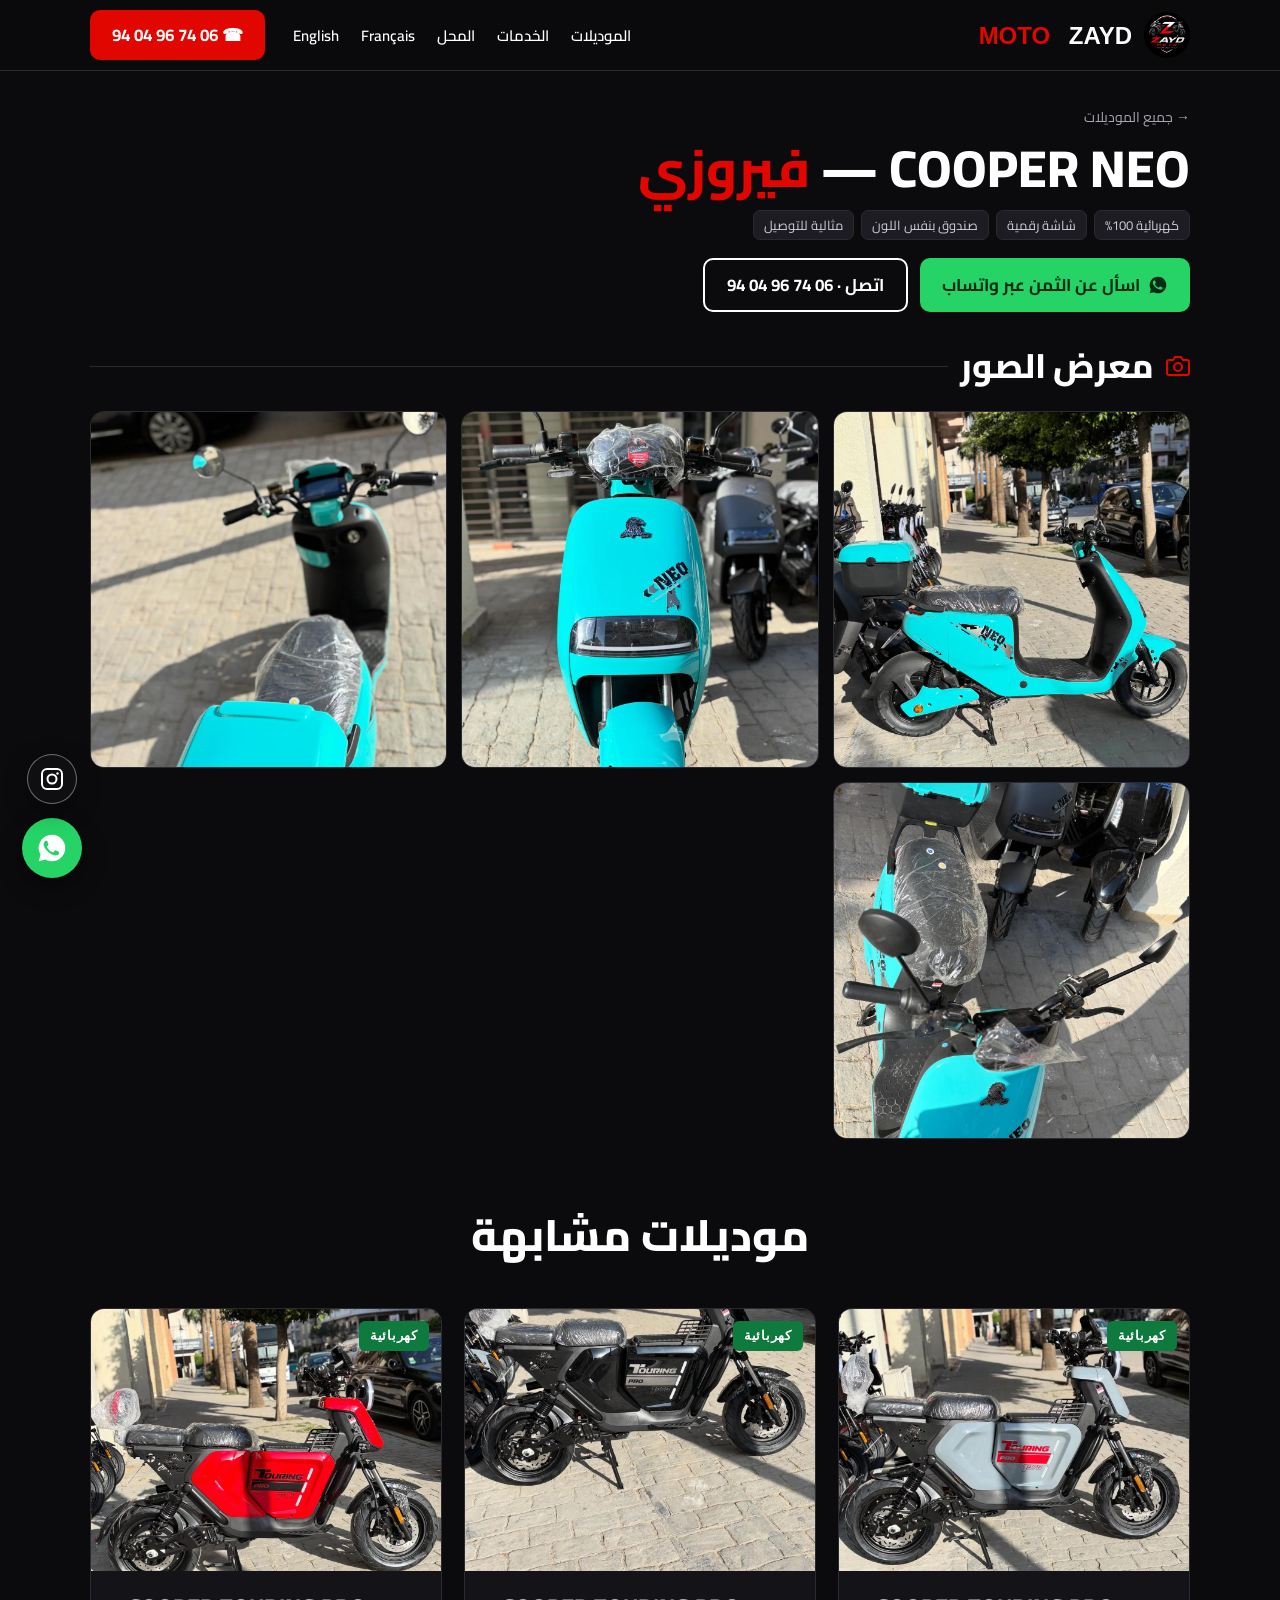
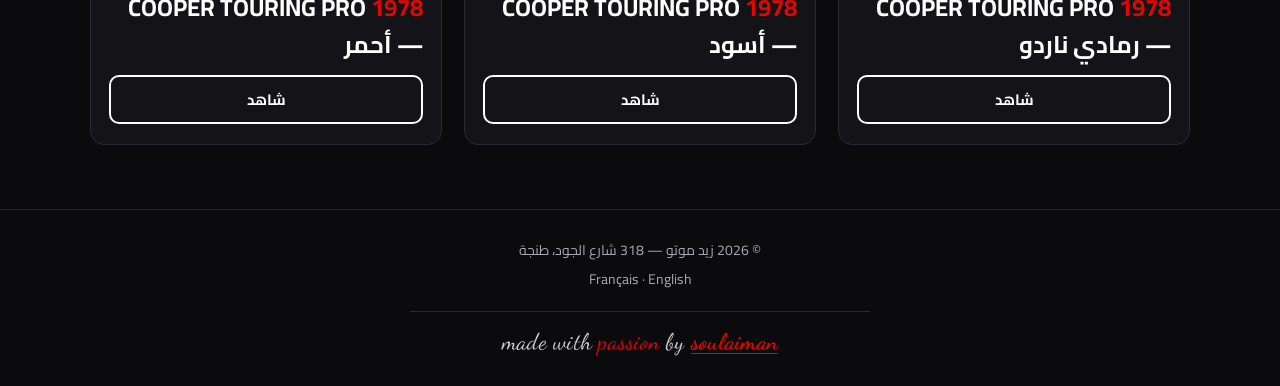
<file: ar-neo-turquoise.html>
<!DOCTYPE html>
<html lang="ar" dir="rtl">
<head>
<meta charset="UTF-8" />
<meta name="viewport" content="width=device-width, initial-scale=1.0" />
<title>Cooper Neo فيروزي — دراجة كهربائية في طنجة | زيد موتو</title>
<meta name="description" content="Cooper Neo فيروزي عند زيد موتو في طنجة: الصور والمواصفات والثمن عبر واتساب. جديدة مع الضمان والتوصيل لجميع مدن المغرب." />
<link rel="icon" type="image/jpeg" href="logo.jpg" />
<link rel="preconnect" href="https://fonts.googleapis.com" />
<link rel="preconnect" href="https://fonts.gstatic.com" crossorigin="" />
<link href="https://fonts.googleapis.com/css2?family=Cairo:wght@400;600;700;800&amp;family=Dancing+Script:wght@600;700&amp;display=swap" rel="stylesheet" />
<link rel="stylesheet" href="styles.css" />
<link rel="alternate" hreflang="fr" href="https://zaydmoto.com/neo-turquoise.html" />
<link rel="alternate" hreflang="en" href="https://zaydmoto.com/en-neo-turquoise.html" />
<link rel="alternate" hreflang="ar" href="https://zaydmoto.com/ar-neo-turquoise.html" />
<link rel="canonical" href="https://zaydmoto.com/ar-neo-turquoise.html" />
<meta name="robots" content="index, follow" />
<meta name="theme-color" content="#0b0b0d" />
<meta property="og:url" content="https://zaydmoto.com/ar-neo-turquoise.html" />
<meta property="og:type" content="product" />
<meta property="og:title" content="Cooper Neo فيروزي — دراجة كهربائية في طنجة | زيد موتو" />
<meta property="og:description" content="Cooper Neo فيروزي عند زيد موتو في طنجة: الصور والمواصفات والثمن عبر واتساب. جديدة مع الضمان والتوصيل لجميع مدن المغرب." />
<meta property="og:image" content="https://zaydmoto.com/img/neo-turquoise-1.jpg" />
<meta property="og:locale" content="ar_MA" />
<script type="application/ld+json">
{"@context":"https://schema.org","@type":"Product","name":"Cooper Neo فيروزي","brand":{"@type":"Brand","name":"Cooper Moto"},"description":"Cooper Neo فيروزي: إطلالة فريدة في طنجة، شاشة رقمية وصندوق خلفي بنفس اللون. سكوتر كهربائي جديد مع الضمان.","image":["../../img/neo-turquoise-1.jpg","../../img/neo-turquoise-2.jpg","../../img/neo-turquoise-5.jpg","../../img/neo-turquoise-6.jpg"],"offers":{"@type":"Offer","availability":"https://schema.org/InStock","priceCurrency":"MAD","seller":{"@type":"MotorcycleDealer","name":"Zayd Moto","telephone":"+212674960494"}}}
</script>
</head>
<body>

<header class="site">
  <div class="wrap nav">
    <a class="brand" href="ar.html"><img src="logo.jpg" alt="Zayd Moto logo" />Zayd&nbsp;<span class="moto">Moto</span></a>
    <nav class="nav-links">
      <a href="ar.html#modeles">الموديلات</a>
      <a href="ar.html#services">الخدمات</a>
      <a href="ar.html#magasin">المحل</a>
      <a href="neo-turquoise.html">Français</a>
      <a href="en-neo-turquoise.html">English</a>
    </nav>
    <a class="btn btn-red" href="tel:0674960494">☎ 06 74 96 04 94</a>
  </div>
</header>

<section class="detail-hero" data-screen-label="Cooper Neo فيروزي">
  <div class="wrap">
    <p class="crumb"><a href="ar.html#modeles">→ جميع الموديلات</a></p>
    <div class="detail-head">
      <h1>Cooper Neo — <span>فيروزي</span></h1>
    </div>
    <div class="specs"><span class="spec">كهربائية 100%</span><span class="spec">شاشة رقمية</span><span class="spec">صندوق بنفس اللون</span><span class="spec">مثالية للتوصيل</span></div>
    <div class="detail-ctas">
      <a class="btn btn-wa" href="https://wa.me/212674960494?text=%D8%A7%D9%84%D8%B3%D9%84%D8%A7%D9%85%20%D8%B9%D9%84%D9%8A%D9%83%D9%85%D8%8C%20%D9%85%D9%87%D8%AA%D9%85%20%D8%A8%D9%80%20Cooper%20Neo%20%D9%81%D9%8A%D8%B1%D9%88%D8%B2%D9%8A"><svg viewBox="0 0 24 24" fill="currentColor"><path d="M12 2a10 10 0 0 0-8.6 15.1L2 22l5-1.3A10 10 0 1 0 12 2Zm5.4 14.1c-.2.7-1.3 1.3-1.9 1.4-.5.1-1.1.1-1.8-.1-.4-.1-1-.3-1.7-.6-3-1.3-4.9-4.3-5.1-4.5-.1-.2-1.2-1.6-1.2-3s.7-2.1 1-2.4c.2-.3.5-.3.7-.3h.5c.2 0 .4 0 .6.4l.8 2c.1.2.1.4 0 .6l-.4.6-.5.6c-.2.2-.3.4-.1.7.2.3.8 1.3 1.7 2.1 1.2 1.1 2.2 1.4 2.5 1.5.3.1.5.1.7-.1l.9-1.1c.2-.3.4-.2.7-.1l1.9.9c.3.1.5.2.5.3.1.1.1.6-.2 1.1Z"/></svg> اسأل عن الثمن عبر واتساب</a>
      <a class="btn btn-ghost" href="tel:0674960494">اتصل · 06 74 96 04 94</a>
    </div>

    <div class="gal-head"><svg viewBox="0 0 24 24" fill="none" stroke="currentColor" stroke-width="2"><path d="M23 19a2 2 0 0 1-2 2H3a2 2 0 0 1-2-2V8a2 2 0 0 1 2-2h4l2-3h6l2 3h4a2 2 0 0 1 2 2z"/><circle cx="12" cy="13" r="4"/></svg><h2>معرض الصور</h2></div>
    <div class="gallery" data-screen-label="معرض الصور">
      <a href="neo-turquoise-1.jpg" data-i="0"><img src="neo-turquoise-1.jpg" alt="Cooper Neo فيروزي — 1" loading="lazy" /></a>
      <a href="neo-turquoise-2.jpg" data-i="1"><img src="neo-turquoise-2.jpg" alt="Cooper Neo فيروزي — 2" loading="lazy" /></a>
      <a href="neo-turquoise-5.jpg" data-i="2"><img src="neo-turquoise-5.jpg" alt="Cooper Neo فيروزي — 3" loading="lazy" /></a>
      <a href="neo-turquoise-6.jpg" data-i="3"><img src="neo-turquoise-6.jpg" alt="Cooper Neo فيروزي — 4" loading="lazy" /></a>
    </div>
  </div>
</section>

<section class="similar" data-screen-label="موديلات مشابهة">
  <div class="wrap">
    <div class="sec-head">
      <h2>موديلات مشابهة</h2>
    </div>
    <div class="models">
      <article class="card">
        <div class="ph"><span class="badge elec">كهربائية</span><img src="touring-gris-1.jpg" alt="Cooper Touring Pro 1978 رمادي ناردو" loading="lazy" /><a class="ph-link" href="ar-touring-pro-gris.html" aria-label="Cooper Touring Pro 1978 رمادي ناردو"></a></div>
        <div class="card-body">
          <h3>Cooper Touring Pro <span>1978</span> — رمادي ناردو</h3>
          <div class="card-cta">
            <a class="btn btn-ghost" href="ar-touring-pro-gris.html">شاهد</a>
          </div>
        </div>
      </article>
      <article class="card">
        <div class="ph"><span class="badge elec">كهربائية</span><img src="touring-noir-1.jpg" alt="Cooper Touring Pro 1978 أسود" loading="lazy" /><a class="ph-link" href="ar-touring-pro-noir.html" aria-label="Cooper Touring Pro 1978 أسود"></a></div>
        <div class="card-body">
          <h3>Cooper Touring Pro <span>1978</span> — أسود</h3>
          <div class="card-cta">
            <a class="btn btn-ghost" href="ar-touring-pro-noir.html">شاهد</a>
          </div>
        </div>
      </article>
      <article class="card">
        <div class="ph"><span class="badge elec">كهربائية</span><img src="touring-rouge-1.jpg" alt="Cooper Touring Pro 1978 أحمر" loading="lazy" /><a class="ph-link" href="ar-touring-pro-rouge.html" aria-label="Cooper Touring Pro 1978 أحمر"></a></div>
        <div class="card-body">
          <h3>Cooper Touring Pro <span>1978</span> — أحمر</h3>
          <div class="card-cta">
            <a class="btn btn-ghost" href="ar-touring-pro-rouge.html">شاهد</a>
          </div>
        </div>
      </article>
    </div>
  </div>
</section>

<footer>
  <div class="wrap foot">
    <span>© 2026 زيد موتو — 318 شارع الجود، طنجة</span>
    <span><a href="neo-turquoise.html">Français</a> · <a href="en-neo-turquoise.html">English</a></span>
    <span class="signature" dir="ltr">made with <span class="sig-red">passion</span> by <a class="sig-red sig-name" href="tel:0675920379">soulaiman</a></span>
  </div>
</footer>

<a class="wa-float" href="https://wa.me/212674960494" aria-label="WhatsApp">
  <svg viewBox="0 0 24 24" fill="currentColor"><path d="M12 2a10 10 0 0 0-8.6 15.1L2 22l5-1.3A10 10 0 1 0 12 2Zm5.4 14.1c-.2.7-1.3 1.3-1.9 1.4-.5.1-1.1.1-1.8-.1-.4-.1-1-.3-1.7-.6-3-1.3-4.9-4.3-5.1-4.5-.1-.2-1.2-1.6-1.2-3s.7-2.1 1-2.4c.2-.3.5-.3.7-.3h.5c.2 0 .4 0 .6.4l.8 2c.1.2.1.4 0 .6l-.4.6-.5.6c-.2.2-.3.4-.1.7.2.3.8 1.3 1.7 2.1 1.2 1.1 2.2 1.4 2.5 1.5.3.1.5.1.7-.1l.9-1.1c.2-.3.4-.2.7-.1l1.9.9c.3.1.5.2.5.3.1.1.1.6-.2 1.1Z"/></svg>
</a>
<a class="ig-float" href="https://www.instagram.com/zayd_moto1" target="_blank" rel="noopener" aria-label="Instagram">
  <svg viewBox="0 0 24 24" fill="none" stroke="currentColor" stroke-width="2"><rect x="2" y="2" width="20" height="20" rx="5"/><circle cx="12" cy="12" r="4.5"/><circle cx="17.5" cy="6.5" r="1.2" fill="currentColor" stroke="none"/></svg>
</a>

<div class="lb" id="lb" role="dialog" aria-modal="true">
  <button class="lb-close" aria-label="Close">×</button>
  <button class="lb-nav lb-prev" aria-label="Previous">‹</button>
  <img alt="" />
  <button class="lb-nav lb-next" aria-label="Next">›</button>
</div>
<script>
(function(){
  var links=[].slice.call(document.querySelectorAll('.gallery a'));
  var lb=document.getElementById('lb'), im=lb.querySelector('img'), cur=0;
  function show(i){cur=(i+links.length)%links.length;im.src=links[cur].href;lb.classList.add('open');}
  links.forEach(function(a,i){a.addEventListener('click',function(e){e.preventDefault();show(i);});});
  lb.querySelector('.lb-close').addEventListener('click',function(){lb.classList.remove('open');});
  lb.querySelector('.lb-prev').addEventListener('click',function(){show(cur-1);});
  lb.querySelector('.lb-next').addEventListener('click',function(){show(cur+1);});
  lb.addEventListener('click',function(e){if(e.target===lb)lb.classList.remove('open');});
  document.addEventListener('keydown',function(e){
    if(!lb.classList.contains('open'))return;
    if(e.key==='Escape')lb.classList.remove('open');
    if(e.key==='ArrowLeft')show(cur-1);
    if(e.key==='ArrowRight')show(cur+1);
  });
})();
</script>

</body>
</html>
</file>
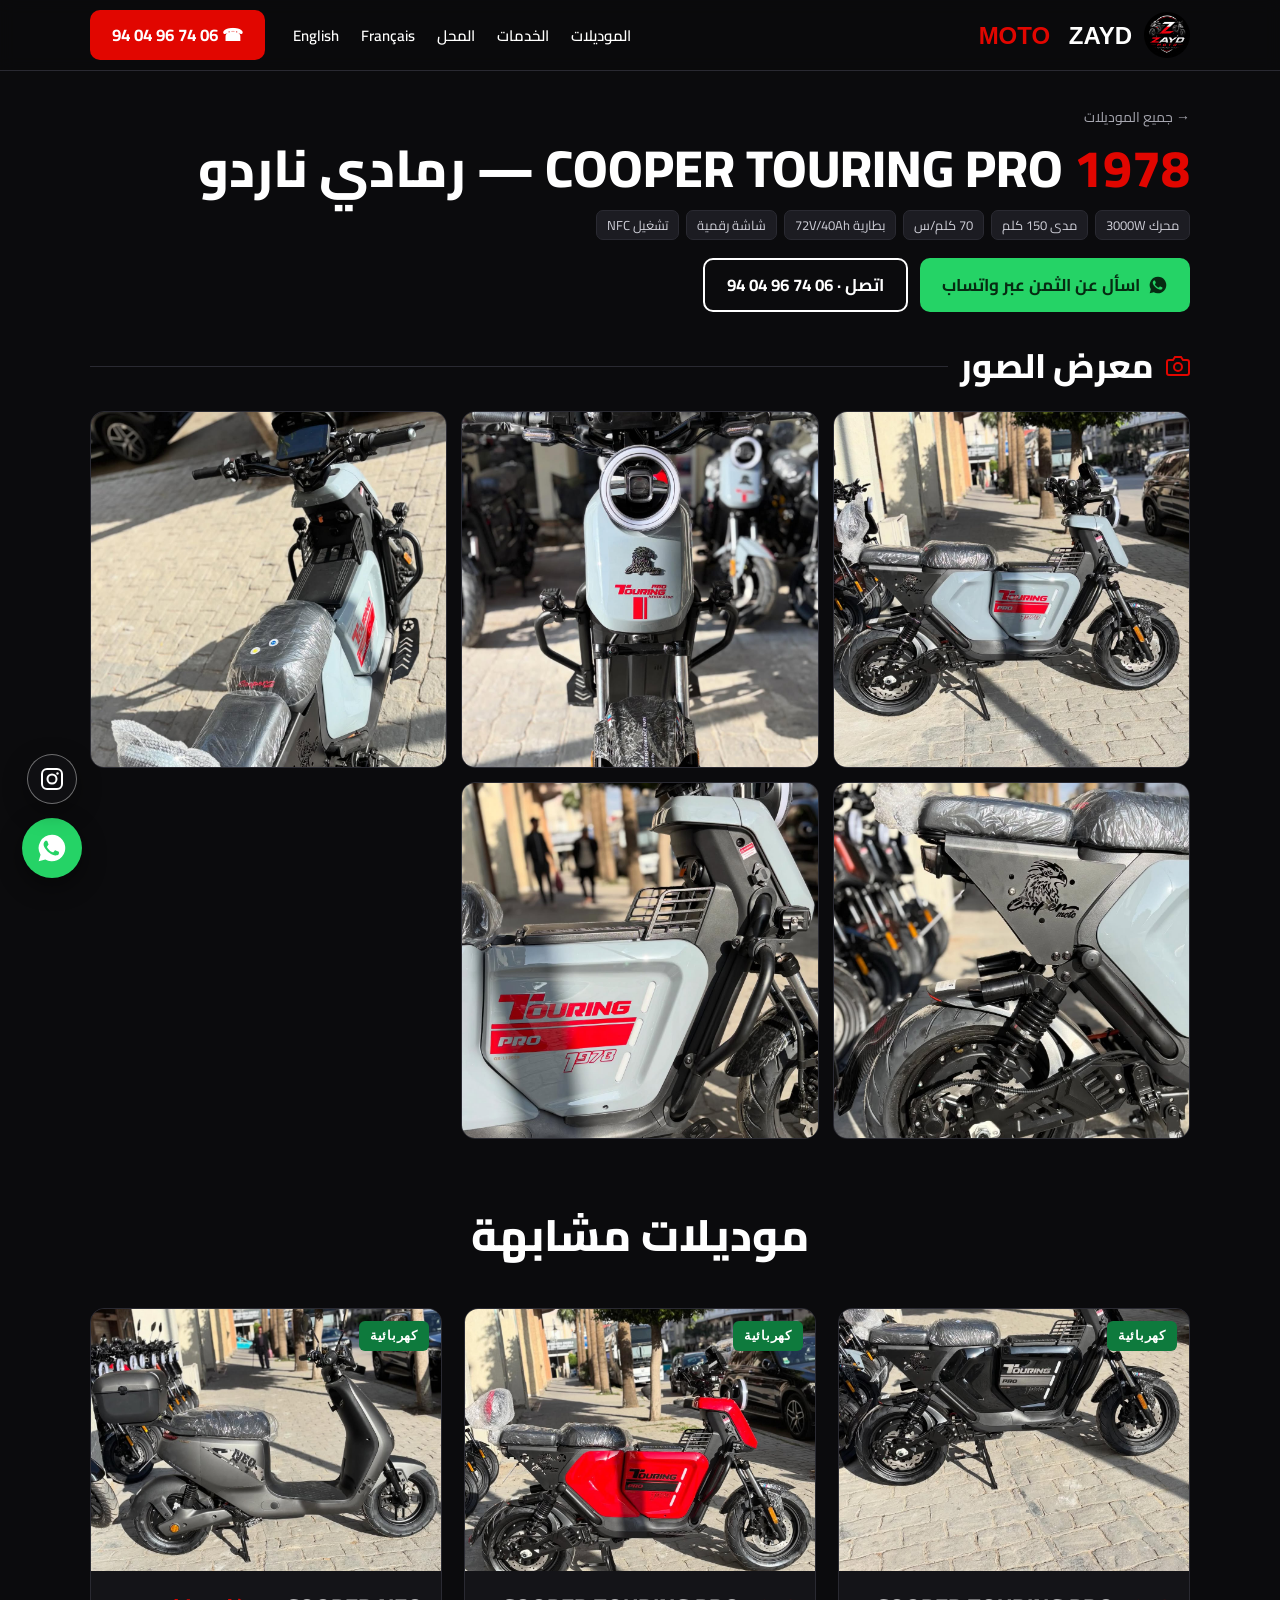
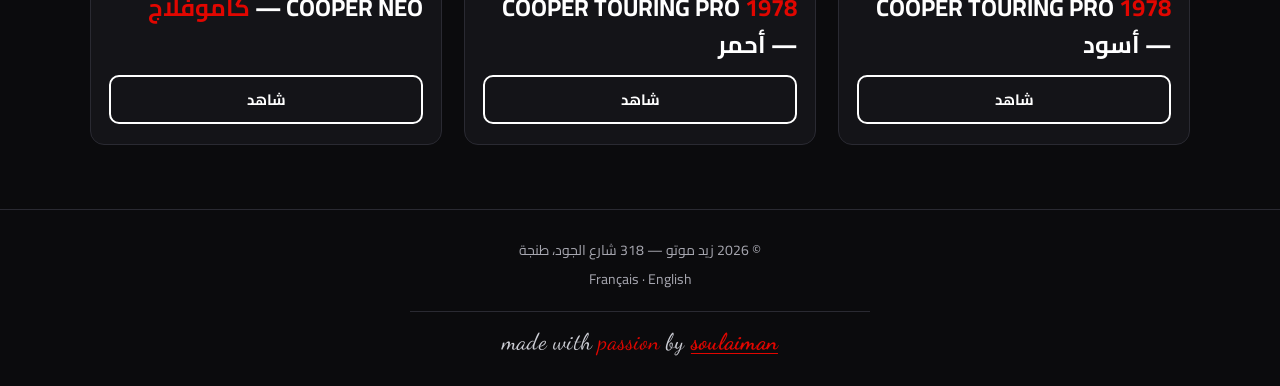
<file: ar-touring-pro-gris.html>
<!DOCTYPE html>
<html lang="ar" dir="rtl">
<head>
<meta charset="UTF-8" />
<meta name="viewport" content="width=device-width, initial-scale=1.0" />
<title>Cooper Touring Pro 1978 رمادي ناردو — دراجة كهربائية في طنجة | زيد موتو</title>
<meta name="description" content="Cooper Touring Pro 1978 رمادي ناردو عند زيد موتو في طنجة: الصور والمواصفات والثمن عبر واتساب. جديدة مع الضمان والتوصيل لجميع مدن المغرب." />
<link rel="icon" type="image/jpeg" href="logo.jpg" />
<link rel="preconnect" href="https://fonts.googleapis.com" />
<link rel="preconnect" href="https://fonts.gstatic.com" crossorigin="" />
<link href="https://fonts.googleapis.com/css2?family=Cairo:wght@400;600;700;800&amp;family=Dancing+Script:wght@600;700&amp;display=swap" rel="stylesheet" />
<link rel="stylesheet" href="styles.css" />
<link rel="alternate" hreflang="fr" href="https://zaydmoto.com/touring-pro-gris.html" />
<link rel="alternate" hreflang="en" href="https://zaydmoto.com/en-touring-pro-gris.html" />
<link rel="alternate" hreflang="ar" href="https://zaydmoto.com/ar-touring-pro-gris.html" />
<link rel="canonical" href="https://zaydmoto.com/ar-touring-pro-gris.html" />
<meta name="robots" content="index, follow" />
<meta name="theme-color" content="#0b0b0d" />
<meta property="og:url" content="https://zaydmoto.com/ar-touring-pro-gris.html" />
<meta property="og:type" content="product" />
<meta property="og:title" content="Cooper Touring Pro 1978 رمادي ناردو — دراجة كهربائية في طنجة | زيد موتو" />
<meta property="og:description" content="Cooper Touring Pro 1978 رمادي ناردو عند زيد موتو في طنجة: الصور والمواصفات والثمن عبر واتساب. جديدة مع الضمان والتوصيل لجميع مدن المغرب." />
<meta property="og:image" content="https://zaydmoto.com/img/touring-gris-1.jpg" />
<meta property="og:locale" content="ar_MA" />
<script type="application/ld+json">
{"@context":"https://schema.org","@type":"Product","name":"Cooper Touring Pro 1978 رمادي ناردو","brand":{"@type":"Brand","name":"Cooper Moto"},"description":"Touring Pro 1978 باللون الرمادي ناردو: دراجة كهربائية بتصميم ريترو مع حماية معدنية وأضواء LED إضافية ومقعد مزدوج. جديدة ومغلفة وبأوراق قانونية.","image":["../../img/touring-gris-1.jpg","../../img/touring-gris-2.jpg","../../img/touring-gris-5.jpg","../../img/touring-gris-6.jpg","../../img/touring-gris-7.jpg"],"offers":{"@type":"Offer","availability":"https://schema.org/InStock","priceCurrency":"MAD","seller":{"@type":"MotorcycleDealer","name":"Zayd Moto","telephone":"+212674960494"}}}
</script>
</head>
<body>

<header class="site">
  <div class="wrap nav">
    <a class="brand" href="ar.html"><img src="logo.jpg" alt="Zayd Moto logo" />Zayd&nbsp;<span class="moto">Moto</span></a>
    <nav class="nav-links">
      <a href="ar.html#modeles">الموديلات</a>
      <a href="ar.html#services">الخدمات</a>
      <a href="ar.html#magasin">المحل</a>
      <a href="touring-pro-gris.html">Français</a>
      <a href="en-touring-pro-gris.html">English</a>
    </nav>
    <a class="btn btn-red" href="tel:0674960494">☎ 06 74 96 04 94</a>
  </div>
</header>

<section class="detail-hero" data-screen-label="Cooper Touring Pro 1978 رمادي ناردو">
  <div class="wrap">
    <p class="crumb"><a href="ar.html#modeles">→ جميع الموديلات</a></p>
    <div class="detail-head">
      <h1>Cooper Touring Pro <span>1978</span> — رمادي ناردو</h1>
    </div>
    <div class="specs"><span class="spec">محرك 3000W</span><span class="spec">مدى 150 كلم</span><span class="spec">70 كلم/س</span><span class="spec">بطارية 72V/40Ah</span><span class="spec">شاشة رقمية</span><span class="spec">تشغيل NFC</span></div>
    <div class="detail-ctas">
      <a class="btn btn-wa" href="https://wa.me/212674960494?text=%D8%A7%D9%84%D8%B3%D9%84%D8%A7%D9%85%20%D8%B9%D9%84%D9%8A%D9%83%D9%85%D8%8C%20%D9%85%D9%87%D8%AA%D9%85%20%D8%A8%D9%80%20Cooper%20Touring%20Pro%201978%20%D8%B1%D9%85%D8%A7%D8%AF%D9%8A%20%D9%86%D8%A7%D8%B1%D8%AF%D9%88"><svg viewBox="0 0 24 24" fill="currentColor"><path d="M12 2a10 10 0 0 0-8.6 15.1L2 22l5-1.3A10 10 0 1 0 12 2Zm5.4 14.1c-.2.7-1.3 1.3-1.9 1.4-.5.1-1.1.1-1.8-.1-.4-.1-1-.3-1.7-.6-3-1.3-4.9-4.3-5.1-4.5-.1-.2-1.2-1.6-1.2-3s.7-2.1 1-2.4c.2-.3.5-.3.7-.3h.5c.2 0 .4 0 .6.4l.8 2c.1.2.1.4 0 .6l-.4.6-.5.6c-.2.2-.3.4-.1.7.2.3.8 1.3 1.7 2.1 1.2 1.1 2.2 1.4 2.5 1.5.3.1.5.1.7-.1l.9-1.1c.2-.3.4-.2.7-.1l1.9.9c.3.1.5.2.5.3.1.1.1.6-.2 1.1Z"/></svg> اسأل عن الثمن عبر واتساب</a>
      <a class="btn btn-ghost" href="tel:0674960494">اتصل · 06 74 96 04 94</a>
    </div>

    <div class="gal-head"><svg viewBox="0 0 24 24" fill="none" stroke="currentColor" stroke-width="2"><path d="M23 19a2 2 0 0 1-2 2H3a2 2 0 0 1-2-2V8a2 2 0 0 1 2-2h4l2-3h6l2 3h4a2 2 0 0 1 2 2z"/><circle cx="12" cy="13" r="4"/></svg><h2>معرض الصور</h2></div>
    <div class="gallery" data-screen-label="معرض الصور">
      <a href="touring-gris-1.jpg" data-i="0"><img src="touring-gris-1.jpg" alt="Cooper Touring Pro 1978 رمادي ناردو — 1" loading="lazy" /></a>
      <a href="touring-gris-2.jpg" data-i="1"><img src="touring-gris-2.jpg" alt="Cooper Touring Pro 1978 رمادي ناردو — 2" loading="lazy" /></a>
      <a href="touring-gris-5.jpg" data-i="2"><img src="touring-gris-5.jpg" alt="Cooper Touring Pro 1978 رمادي ناردو — 3" loading="lazy" /></a>
      <a href="touring-gris-6.jpg" data-i="3"><img src="touring-gris-6.jpg" alt="Cooper Touring Pro 1978 رمادي ناردو — 4" loading="lazy" /></a>
      <a href="touring-gris-7.jpg" data-i="4"><img src="touring-gris-7.jpg" alt="Cooper Touring Pro 1978 رمادي ناردو — 5" loading="lazy" /></a>
    </div>
  </div>
</section>

<section class="similar" data-screen-label="موديلات مشابهة">
  <div class="wrap">
    <div class="sec-head">
      <h2>موديلات مشابهة</h2>
    </div>
    <div class="models">
      <article class="card">
        <div class="ph"><span class="badge elec">كهربائية</span><img src="touring-noir-1.jpg" alt="Cooper Touring Pro 1978 أسود" loading="lazy" /><a class="ph-link" href="ar-touring-pro-noir.html" aria-label="Cooper Touring Pro 1978 أسود"></a></div>
        <div class="card-body">
          <h3>Cooper Touring Pro <span>1978</span> — أسود</h3>
          <div class="card-cta">
            <a class="btn btn-ghost" href="ar-touring-pro-noir.html">شاهد</a>
          </div>
        </div>
      </article>
      <article class="card">
        <div class="ph"><span class="badge elec">كهربائية</span><img src="touring-rouge-1.jpg" alt="Cooper Touring Pro 1978 أحمر" loading="lazy" /><a class="ph-link" href="ar-touring-pro-rouge.html" aria-label="Cooper Touring Pro 1978 أحمر"></a></div>
        <div class="card-body">
          <h3>Cooper Touring Pro <span>1978</span> — أحمر</h3>
          <div class="card-cta">
            <a class="btn btn-ghost" href="ar-touring-pro-rouge.html">شاهد</a>
          </div>
        </div>
      </article>
      <article class="card">
        <div class="ph"><span class="badge elec">كهربائية</span><img src="neo-gris-1.jpg" alt="Cooper Neo كاموفلاج" loading="lazy" /><a class="ph-link" href="ar-neo-camouflage.html" aria-label="Cooper Neo كاموفلاج"></a></div>
        <div class="card-body">
          <h3>Cooper Neo — <span>كاموفلاج</span></h3>
          <div class="card-cta">
            <a class="btn btn-ghost" href="ar-neo-camouflage.html">شاهد</a>
          </div>
        </div>
      </article>
    </div>
  </div>
</section>

<footer>
  <div class="wrap foot">
    <span>© 2026 زيد موتو — 318 شارع الجود، طنجة</span>
    <span><a href="touring-pro-gris.html">Français</a> · <a href="en-touring-pro-gris.html">English</a></span>
    <span class="signature" dir="ltr">made with <span class="sig-red">passion</span> by <a class="sig-red sig-name" href="tel:0675920379">soulaiman</a></span>
  </div>
</footer>

<a class="wa-float" href="https://wa.me/212674960494" aria-label="WhatsApp">
  <svg viewBox="0 0 24 24" fill="currentColor"><path d="M12 2a10 10 0 0 0-8.6 15.1L2 22l5-1.3A10 10 0 1 0 12 2Zm5.4 14.1c-.2.7-1.3 1.3-1.9 1.4-.5.1-1.1.1-1.8-.1-.4-.1-1-.3-1.7-.6-3-1.3-4.9-4.3-5.1-4.5-.1-.2-1.2-1.6-1.2-3s.7-2.1 1-2.4c.2-.3.5-.3.7-.3h.5c.2 0 .4 0 .6.4l.8 2c.1.2.1.4 0 .6l-.4.6-.5.6c-.2.2-.3.4-.1.7.2.3.8 1.3 1.7 2.1 1.2 1.1 2.2 1.4 2.5 1.5.3.1.5.1.7-.1l.9-1.1c.2-.3.4-.2.7-.1l1.9.9c.3.1.5.2.5.3.1.1.1.6-.2 1.1Z"/></svg>
</a>
<a class="ig-float" href="https://www.instagram.com/zayd_moto1" target="_blank" rel="noopener" aria-label="Instagram">
  <svg viewBox="0 0 24 24" fill="none" stroke="currentColor" stroke-width="2"><rect x="2" y="2" width="20" height="20" rx="5"/><circle cx="12" cy="12" r="4.5"/><circle cx="17.5" cy="6.5" r="1.2" fill="currentColor" stroke="none"/></svg>
</a>

<div class="lb" id="lb" role="dialog" aria-modal="true">
  <button class="lb-close" aria-label="Close">×</button>
  <button class="lb-nav lb-prev" aria-label="Previous">‹</button>
  <img alt="" />
  <button class="lb-nav lb-next" aria-label="Next">›</button>
</div>
<script>
(function(){
  var links=[].slice.call(document.querySelectorAll('.gallery a'));
  var lb=document.getElementById('lb'), im=lb.querySelector('img'), cur=0;
  function show(i){cur=(i+links.length)%links.length;im.src=links[cur].href;lb.classList.add('open');}
  links.forEach(function(a,i){a.addEventListener('click',function(e){e.preventDefault();show(i);});});
  lb.querySelector('.lb-close').addEventListener('click',function(){lb.classList.remove('open');});
  lb.querySelector('.lb-prev').addEventListener('click',function(){show(cur-1);});
  lb.querySelector('.lb-next').addEventListener('click',function(){show(cur+1);});
  lb.addEventListener('click',function(e){if(e.target===lb)lb.classList.remove('open');});
  document.addEventListener('keydown',function(e){
    if(!lb.classList.contains('open'))return;
    if(e.key==='Escape')lb.classList.remove('open');
    if(e.key==='ArrowLeft')show(cur-1);
    if(e.key==='ArrowRight')show(cur+1);
  });
})();
</script>

</body>
</html>
</file>
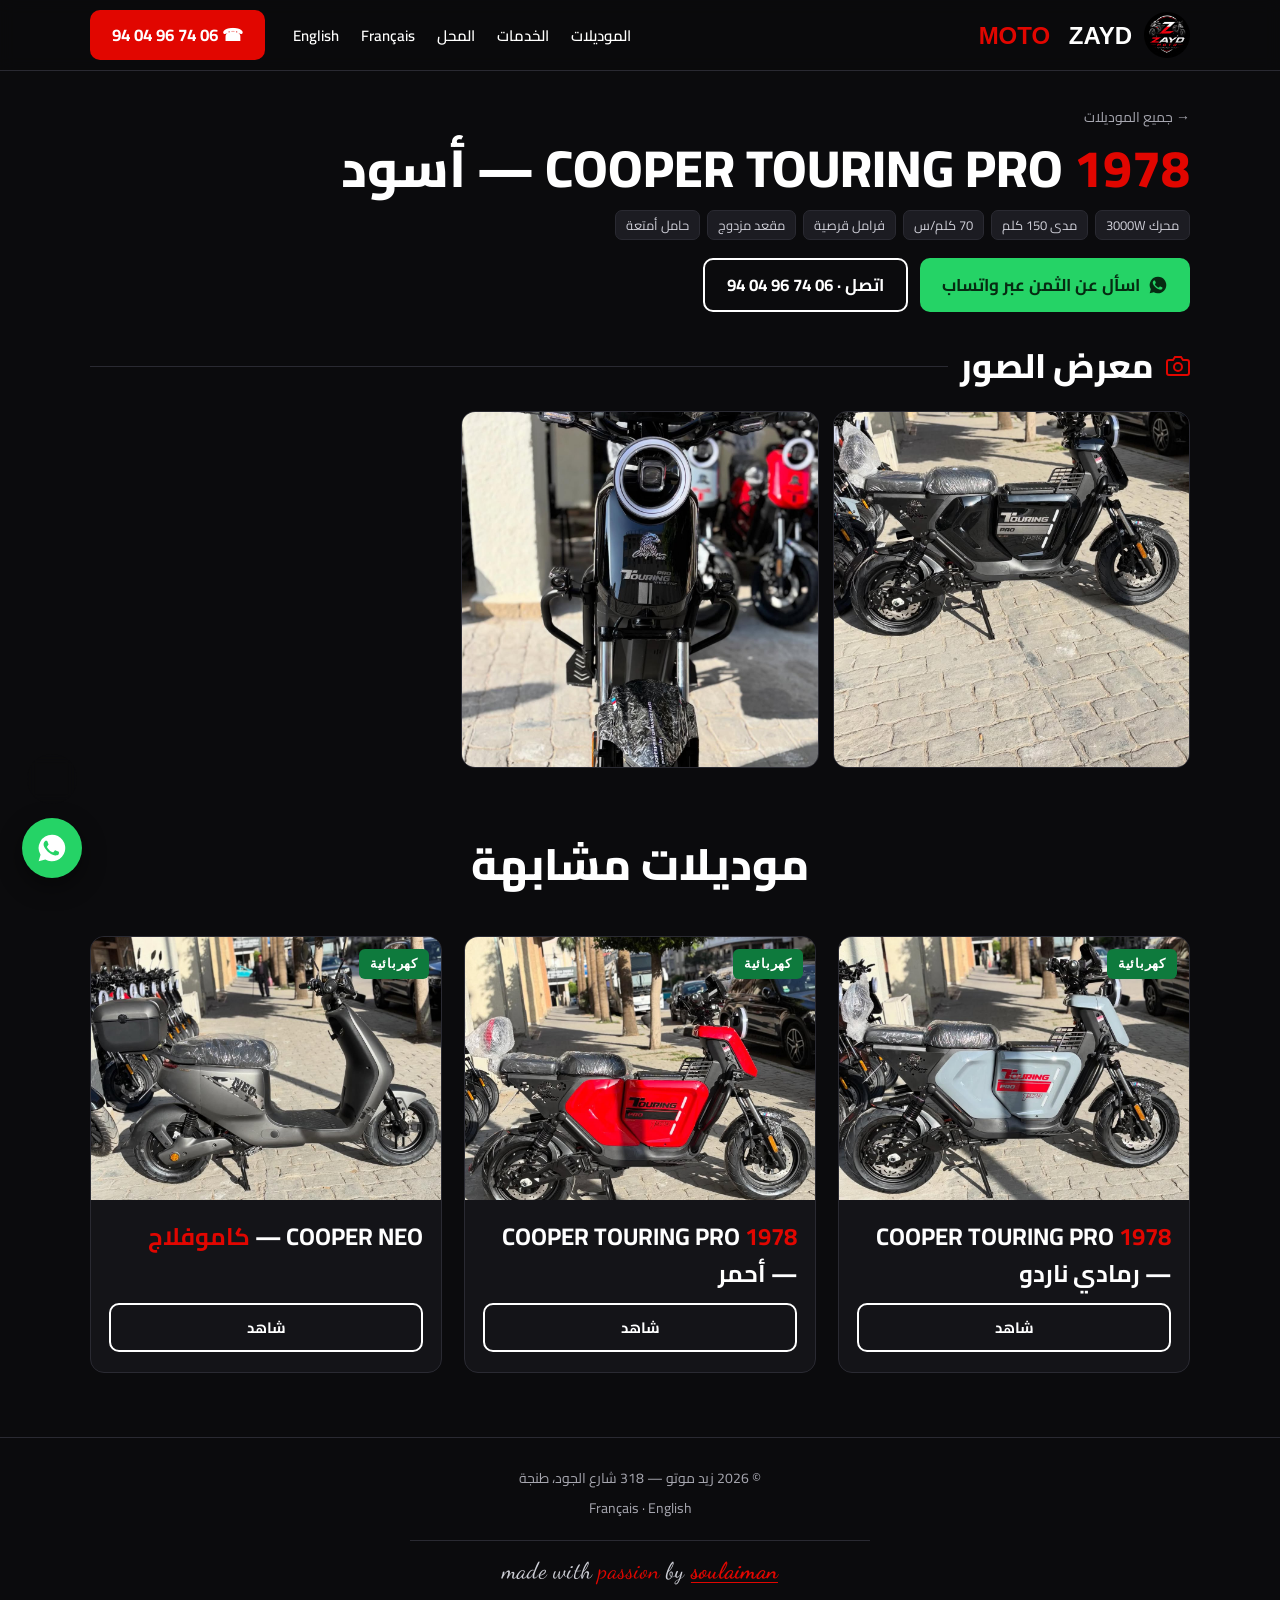
<file: ar-touring-pro-noir.html>
<!DOCTYPE html>
<html lang="ar" dir="rtl">
<head>
<meta charset="UTF-8" />
<meta name="viewport" content="width=device-width, initial-scale=1.0" />
<title>Cooper Touring Pro 1978 أسود — دراجة كهربائية في طنجة | زيد موتو</title>
<meta name="description" content="Cooper Touring Pro 1978 أسود عند زيد موتو في طنجة: الصور والمواصفات والثمن عبر واتساب. جديدة مع الضمان والتوصيل لجميع مدن المغرب." />
<link rel="icon" type="image/jpeg" href="logo.jpg" />
<link rel="preconnect" href="https://fonts.googleapis.com" />
<link rel="preconnect" href="https://fonts.gstatic.com" crossorigin="" />
<link href="https://fonts.googleapis.com/css2?family=Cairo:wght@400;600;700;800&amp;family=Dancing+Script:wght@600;700&amp;display=swap" rel="stylesheet" />
<link rel="stylesheet" href="styles.css" />
<link rel="alternate" hreflang="fr" href="https://zaydmoto.com/touring-pro-noir.html" />
<link rel="alternate" hreflang="en" href="https://zaydmoto.com/en-touring-pro-noir.html" />
<link rel="alternate" hreflang="ar" href="https://zaydmoto.com/ar-touring-pro-noir.html" />
<link rel="canonical" href="https://zaydmoto.com/ar-touring-pro-noir.html" />
<meta name="robots" content="index, follow" />
<meta name="theme-color" content="#0b0b0d" />
<meta property="og:url" content="https://zaydmoto.com/ar-touring-pro-noir.html" />
<meta property="og:type" content="product" />
<meta property="og:title" content="Cooper Touring Pro 1978 أسود — دراجة كهربائية في طنجة | زيد موتو" />
<meta property="og:description" content="Cooper Touring Pro 1978 أسود عند زيد موتو في طنجة: الصور والمواصفات والثمن عبر واتساب. جديدة مع الضمان والتوصيل لجميع مدن المغرب." />
<meta property="og:image" content="https://zaydmoto.com/img/touring-noir-1.jpg" />
<meta property="og:locale" content="ar_MA" />
<script type="application/ld+json">
{"@context":"https://schema.org","@type":"Product","name":"Cooper Touring Pro 1978 أسود","brand":{"@type":"Brand","name":"Cooper Moto"},"description":"Touring Pro 1978 باللون الأسود اللامع: تصميم كافيه رايسر كهربائي، فرامل قرصية أمامية وخلفية، ضوء LED دائري. جديدة مع الضمان.","image":["../../img/touring-noir-1.jpg","../../img/touring-noir-2.jpg"],"offers":{"@type":"Offer","availability":"https://schema.org/InStock","priceCurrency":"MAD","seller":{"@type":"MotorcycleDealer","name":"Zayd Moto","telephone":"+212674960494"}}}
</script>
</head>
<body>

<header class="site">
  <div class="wrap nav">
    <a class="brand" href="ar.html"><img src="logo.jpg" alt="Zayd Moto logo" />Zayd&nbsp;<span class="moto">Moto</span></a>
    <nav class="nav-links">
      <a href="ar.html#modeles">الموديلات</a>
      <a href="ar.html#services">الخدمات</a>
      <a href="ar.html#magasin">المحل</a>
      <a href="touring-pro-noir.html">Français</a>
      <a href="en-touring-pro-noir.html">English</a>
    </nav>
    <a class="btn btn-red" href="tel:0674960494">☎ 06 74 96 04 94</a>
  </div>
</header>

<section class="detail-hero" data-screen-label="Cooper Touring Pro 1978 أسود">
  <div class="wrap">
    <p class="crumb"><a href="ar.html#modeles">→ جميع الموديلات</a></p>
    <div class="detail-head">
      <h1>Cooper Touring Pro <span>1978</span> — أسود</h1>
    </div>
    <div class="specs"><span class="spec">محرك 3000W</span><span class="spec">مدى 150 كلم</span><span class="spec">70 كلم/س</span><span class="spec">فرامل قرصية</span><span class="spec">مقعد مزدوج</span><span class="spec">حامل أمتعة</span></div>
    <div class="detail-ctas">
      <a class="btn btn-wa" href="https://wa.me/212674960494?text=%D8%A7%D9%84%D8%B3%D9%84%D8%A7%D9%85%20%D8%B9%D9%84%D9%8A%D9%83%D9%85%D8%8C%20%D9%85%D9%87%D8%AA%D9%85%20%D8%A8%D9%80%20Cooper%20Touring%20Pro%201978%20%D8%A3%D8%B3%D9%88%D8%AF"><svg viewBox="0 0 24 24" fill="currentColor"><path d="M12 2a10 10 0 0 0-8.6 15.1L2 22l5-1.3A10 10 0 1 0 12 2Zm5.4 14.1c-.2.7-1.3 1.3-1.9 1.4-.5.1-1.1.1-1.8-.1-.4-.1-1-.3-1.7-.6-3-1.3-4.9-4.3-5.1-4.5-.1-.2-1.2-1.6-1.2-3s.7-2.1 1-2.4c.2-.3.5-.3.7-.3h.5c.2 0 .4 0 .6.4l.8 2c.1.2.1.4 0 .6l-.4.6-.5.6c-.2.2-.3.4-.1.7.2.3.8 1.3 1.7 2.1 1.2 1.1 2.2 1.4 2.5 1.5.3.1.5.1.7-.1l.9-1.1c.2-.3.4-.2.7-.1l1.9.9c.3.1.5.2.5.3.1.1.1.6-.2 1.1Z"/></svg> اسأل عن الثمن عبر واتساب</a>
      <a class="btn btn-ghost" href="tel:0674960494">اتصل · 06 74 96 04 94</a>
    </div>

    <div class="gal-head"><svg viewBox="0 0 24 24" fill="none" stroke="currentColor" stroke-width="2"><path d="M23 19a2 2 0 0 1-2 2H3a2 2 0 0 1-2-2V8a2 2 0 0 1 2-2h4l2-3h6l2 3h4a2 2 0 0 1 2 2z"/><circle cx="12" cy="13" r="4"/></svg><h2>معرض الصور</h2></div>
    <div class="gallery" data-screen-label="معرض الصور">
      <a href="touring-noir-1.jpg" data-i="0"><img src="touring-noir-1.jpg" alt="Cooper Touring Pro 1978 أسود — 1" loading="lazy" /></a>
      <a href="touring-noir-2.jpg" data-i="1"><img src="touring-noir-2.jpg" alt="Cooper Touring Pro 1978 أسود — 2" loading="lazy" /></a>
    </div>
  </div>
</section>

<section class="similar" data-screen-label="موديلات مشابهة">
  <div class="wrap">
    <div class="sec-head">
      <h2>موديلات مشابهة</h2>
    </div>
    <div class="models">
      <article class="card">
        <div class="ph"><span class="badge elec">كهربائية</span><img src="touring-gris-1.jpg" alt="Cooper Touring Pro 1978 رمادي ناردو" loading="lazy" /><a class="ph-link" href="ar-touring-pro-gris.html" aria-label="Cooper Touring Pro 1978 رمادي ناردو"></a></div>
        <div class="card-body">
          <h3>Cooper Touring Pro <span>1978</span> — رمادي ناردو</h3>
          <div class="card-cta">
            <a class="btn btn-ghost" href="ar-touring-pro-gris.html">شاهد</a>
          </div>
        </div>
      </article>
      <article class="card">
        <div class="ph"><span class="badge elec">كهربائية</span><img src="touring-rouge-1.jpg" alt="Cooper Touring Pro 1978 أحمر" loading="lazy" /><a class="ph-link" href="ar-touring-pro-rouge.html" aria-label="Cooper Touring Pro 1978 أحمر"></a></div>
        <div class="card-body">
          <h3>Cooper Touring Pro <span>1978</span> — أحمر</h3>
          <div class="card-cta">
            <a class="btn btn-ghost" href="ar-touring-pro-rouge.html">شاهد</a>
          </div>
        </div>
      </article>
      <article class="card">
        <div class="ph"><span class="badge elec">كهربائية</span><img src="neo-gris-1.jpg" alt="Cooper Neo كاموفلاج" loading="lazy" /><a class="ph-link" href="ar-neo-camouflage.html" aria-label="Cooper Neo كاموفلاج"></a></div>
        <div class="card-body">
          <h3>Cooper Neo — <span>كاموفلاج</span></h3>
          <div class="card-cta">
            <a class="btn btn-ghost" href="ar-neo-camouflage.html">شاهد</a>
          </div>
        </div>
      </article>
    </div>
  </div>
</section>

<footer>
  <div class="wrap foot">
    <span>© 2026 زيد موتو — 318 شارع الجود، طنجة</span>
    <span><a href="touring-pro-noir.html">Français</a> · <a href="en-touring-pro-noir.html">English</a></span>
    <span class="signature" dir="ltr">made with <span class="sig-red">passion</span> by <a class="sig-red sig-name" href="tel:0675920379">soulaiman</a></span>
  </div>
</footer>

<a class="wa-float" href="https://wa.me/212674960494" aria-label="WhatsApp">
  <svg viewBox="0 0 24 24" fill="currentColor"><path d="M12 2a10 10 0 0 0-8.6 15.1L2 22l5-1.3A10 10 0 1 0 12 2Zm5.4 14.1c-.2.7-1.3 1.3-1.9 1.4-.5.1-1.1.1-1.8-.1-.4-.1-1-.3-1.7-.6-3-1.3-4.9-4.3-5.1-4.5-.1-.2-1.2-1.6-1.2-3s.7-2.1 1-2.4c.2-.3.5-.3.7-.3h.5c.2 0 .4 0 .6.4l.8 2c.1.2.1.4 0 .6l-.4.6-.5.6c-.2.2-.3.4-.1.7.2.3.8 1.3 1.7 2.1 1.2 1.1 2.2 1.4 2.5 1.5.3.1.5.1.7-.1l.9-1.1c.2-.3.4-.2.7-.1l1.9.9c.3.1.5.2.5.3.1.1.1.6-.2 1.1Z"/></svg>
</a>
<a class="ig-float" href="https://www.instagram.com/zayd_moto1" target="_blank" rel="noopener" aria-label="Instagram">
  <svg viewBox="0 0 24 24" fill="none" stroke="currentColor" stroke-width="2"><rect x="2" y="2" width="20" height="20" rx="5"/><circle cx="12" cy="12" r="4.5"/><circle cx="17.5" cy="6.5" r="1.2" fill="currentColor" stroke="none"/></svg>
</a>

<div class="lb" id="lb" role="dialog" aria-modal="true">
  <button class="lb-close" aria-label="Close">×</button>
  <button class="lb-nav lb-prev" aria-label="Previous">‹</button>
  <img alt="" />
  <button class="lb-nav lb-next" aria-label="Next">›</button>
</div>
<script>
(function(){
  var links=[].slice.call(document.querySelectorAll('.gallery a'));
  var lb=document.getElementById('lb'), im=lb.querySelector('img'), cur=0;
  function show(i){cur=(i+links.length)%links.length;im.src=links[cur].href;lb.classList.add('open');}
  links.forEach(function(a,i){a.addEventListener('click',function(e){e.preventDefault();show(i);});});
  lb.querySelector('.lb-close').addEventListener('click',function(){lb.classList.remove('open');});
  lb.querySelector('.lb-prev').addEventListener('click',function(){show(cur-1);});
  lb.querySelector('.lb-next').addEventListener('click',function(){show(cur+1);});
  lb.addEventListener('click',function(e){if(e.target===lb)lb.classList.remove('open');});
  document.addEventListener('keydown',function(e){
    if(!lb.classList.contains('open'))return;
    if(e.key==='Escape')lb.classList.remove('open');
    if(e.key==='ArrowLeft')show(cur-1);
    if(e.key==='ArrowRight')show(cur+1);
  });
})();
</script>

</body>
</html>
</file>
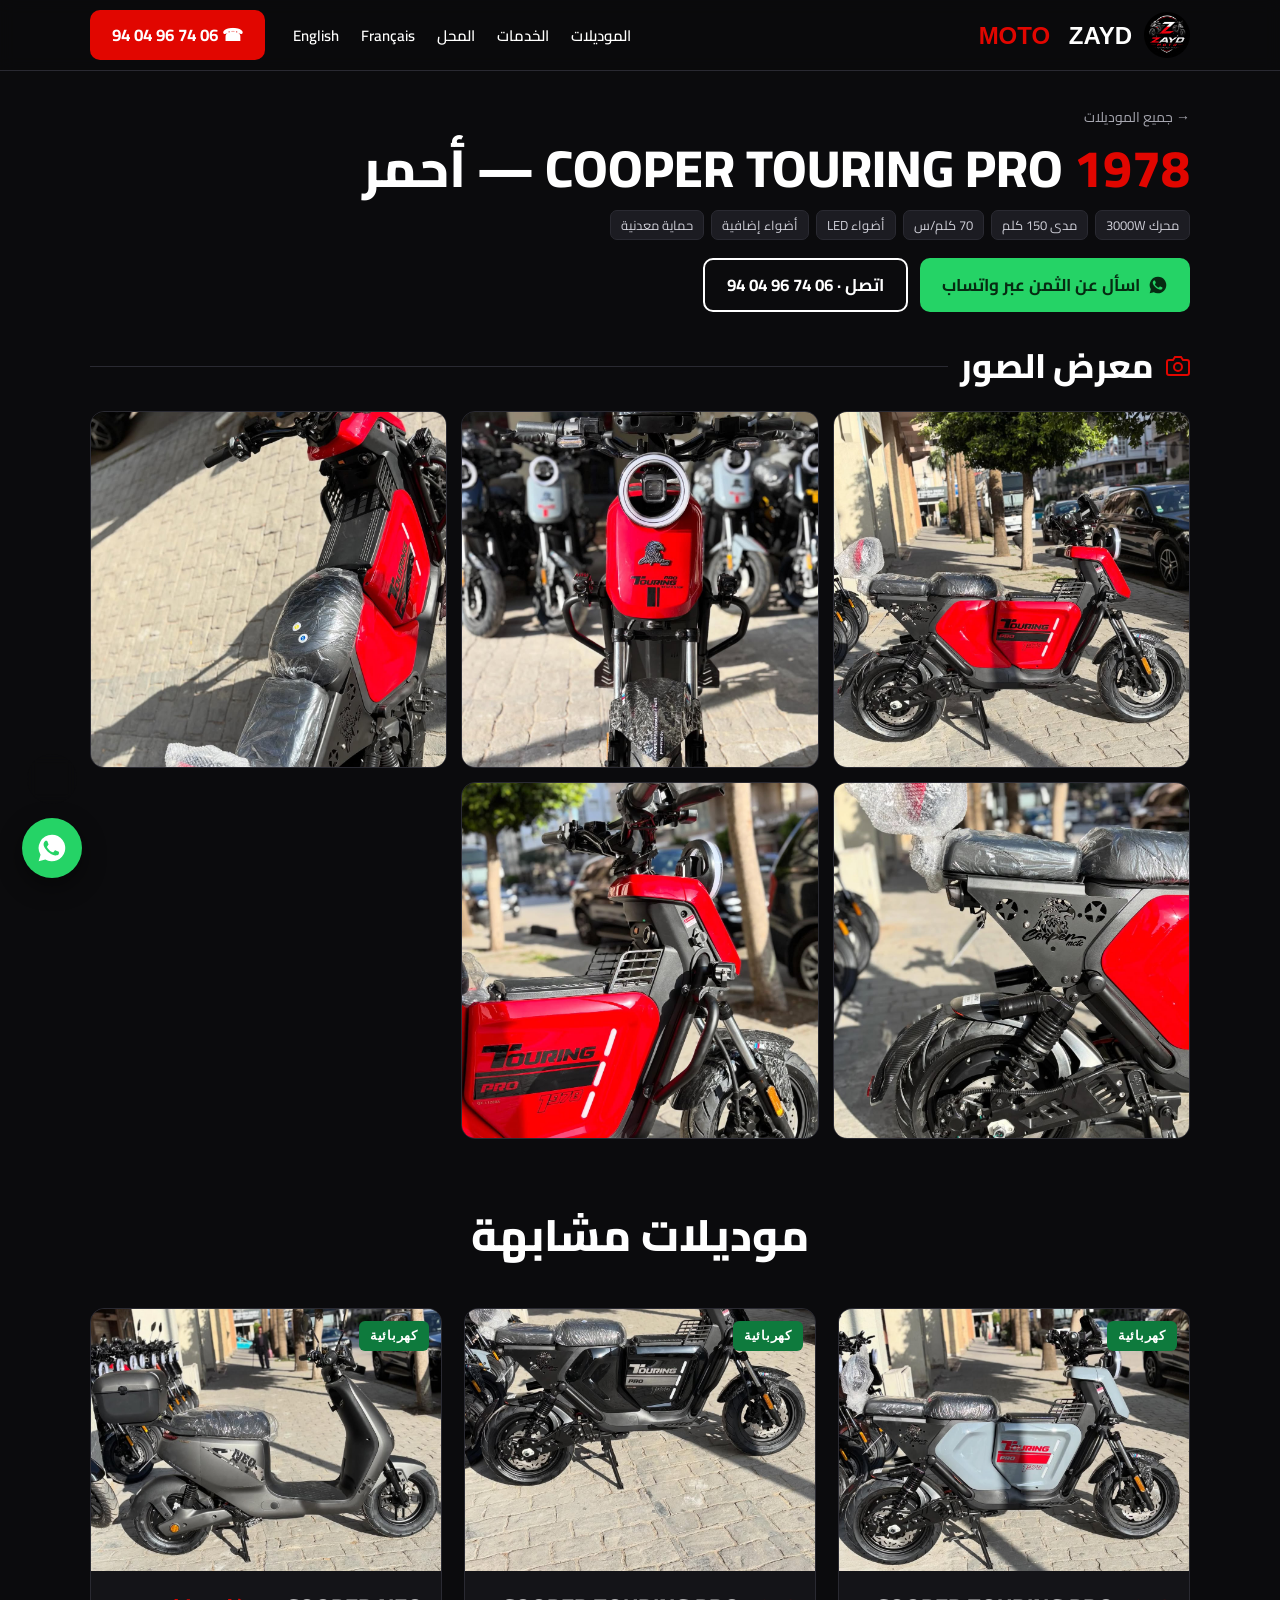
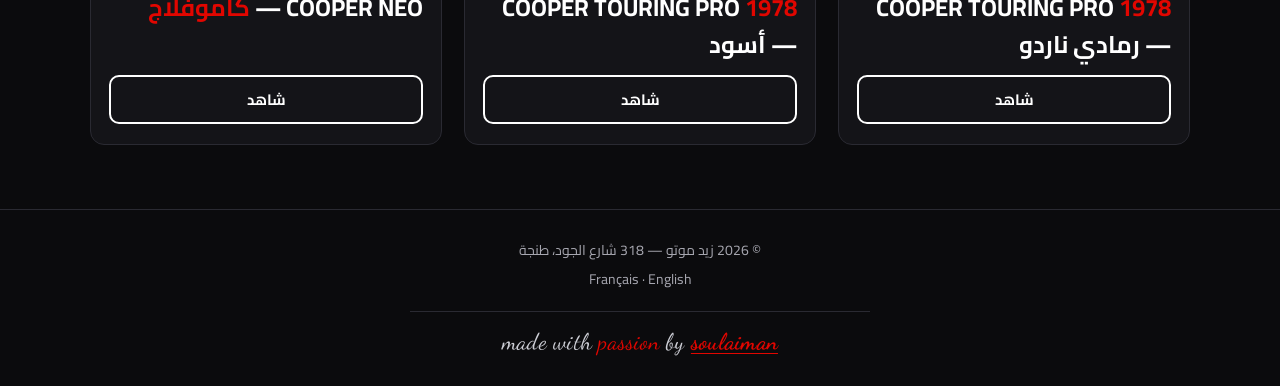
<file: ar-touring-pro-rouge.html>
<!DOCTYPE html>
<html lang="ar" dir="rtl">
<head>
<meta charset="UTF-8" />
<meta name="viewport" content="width=device-width, initial-scale=1.0" />
<title>Cooper Touring Pro 1978 أحمر — دراجة كهربائية في طنجة | زيد موتو</title>
<meta name="description" content="Cooper Touring Pro 1978 أحمر عند زيد موتو في طنجة: الصور والمواصفات والثمن عبر واتساب. جديدة مع الضمان والتوصيل لجميع مدن المغرب." />
<link rel="icon" type="image/jpeg" href="logo.jpg" />
<link rel="preconnect" href="https://fonts.googleapis.com" />
<link rel="preconnect" href="https://fonts.gstatic.com" crossorigin="" />
<link href="https://fonts.googleapis.com/css2?family=Cairo:wght@400;600;700;800&amp;family=Dancing+Script:wght@600;700&amp;display=swap" rel="stylesheet" />
<link rel="stylesheet" href="styles.css" />
<link rel="alternate" hreflang="fr" href="https://zaydmoto.com/touring-pro-rouge.html" />
<link rel="alternate" hreflang="en" href="https://zaydmoto.com/en-touring-pro-rouge.html" />
<link rel="alternate" hreflang="ar" href="https://zaydmoto.com/ar-touring-pro-rouge.html" />
<link rel="canonical" href="https://zaydmoto.com/ar-touring-pro-rouge.html" />
<meta name="robots" content="index, follow" />
<meta name="theme-color" content="#0b0b0d" />
<meta property="og:url" content="https://zaydmoto.com/ar-touring-pro-rouge.html" />
<meta property="og:type" content="product" />
<meta property="og:title" content="Cooper Touring Pro 1978 أحمر — دراجة كهربائية في طنجة | زيد موتو" />
<meta property="og:description" content="Cooper Touring Pro 1978 أحمر عند زيد موتو في طنجة: الصور والمواصفات والثمن عبر واتساب. جديدة مع الضمان والتوصيل لجميع مدن المغرب." />
<meta property="og:image" content="https://zaydmoto.com/img/touring-rouge-1.jpg" />
<meta property="og:locale" content="ar_MA" />
<script type="application/ld+json">
{"@context":"https://schema.org","@type":"Product","name":"Cooper Touring Pro 1978 أحمر","brand":{"@type":"Brand","name":"Cooper Moto"},"description":"Touring Pro 1978 باللون الأحمر الناري: الأكثر تميزاً في التشكيلة، مع أضواء إضافية وحماية معدنية وخوذة. جديدة وبأوراق قانونية.","image":["../../img/touring-rouge-1.jpg","../../img/touring-rouge-2.jpg","../../img/touring-rouge-5.jpg","../../img/touring-rouge-6.jpg","../../img/touring-rouge-7.jpg"],"offers":{"@type":"Offer","availability":"https://schema.org/InStock","priceCurrency":"MAD","seller":{"@type":"MotorcycleDealer","name":"Zayd Moto","telephone":"+212674960494"}}}
</script>
</head>
<body>

<header class="site">
  <div class="wrap nav">
    <a class="brand" href="ar.html"><img src="logo.jpg" alt="Zayd Moto logo" />Zayd&nbsp;<span class="moto">Moto</span></a>
    <nav class="nav-links">
      <a href="ar.html#modeles">الموديلات</a>
      <a href="ar.html#services">الخدمات</a>
      <a href="ar.html#magasin">المحل</a>
      <a href="touring-pro-rouge.html">Français</a>
      <a href="en-touring-pro-rouge.html">English</a>
    </nav>
    <a class="btn btn-red" href="tel:0674960494">☎ 06 74 96 04 94</a>
  </div>
</header>

<section class="detail-hero" data-screen-label="Cooper Touring Pro 1978 أحمر">
  <div class="wrap">
    <p class="crumb"><a href="ar.html#modeles">→ جميع الموديلات</a></p>
    <div class="detail-head">
      <h1>Cooper Touring Pro <span>1978</span> — أحمر</h1>
    </div>
    <div class="specs"><span class="spec">محرك 3000W</span><span class="spec">مدى 150 كلم</span><span class="spec">70 كلم/س</span><span class="spec">أضواء LED</span><span class="spec">أضواء إضافية</span><span class="spec">حماية معدنية</span></div>
    <div class="detail-ctas">
      <a class="btn btn-wa" href="https://wa.me/212674960494?text=%D8%A7%D9%84%D8%B3%D9%84%D8%A7%D9%85%20%D8%B9%D9%84%D9%8A%D9%83%D9%85%D8%8C%20%D9%85%D9%87%D8%AA%D9%85%20%D8%A8%D9%80%20Cooper%20Touring%20Pro%201978%20%D8%A3%D8%AD%D9%85%D8%B1"><svg viewBox="0 0 24 24" fill="currentColor"><path d="M12 2a10 10 0 0 0-8.6 15.1L2 22l5-1.3A10 10 0 1 0 12 2Zm5.4 14.1c-.2.7-1.3 1.3-1.9 1.4-.5.1-1.1.1-1.8-.1-.4-.1-1-.3-1.7-.6-3-1.3-4.9-4.3-5.1-4.5-.1-.2-1.2-1.6-1.2-3s.7-2.1 1-2.4c.2-.3.5-.3.7-.3h.5c.2 0 .4 0 .6.4l.8 2c.1.2.1.4 0 .6l-.4.6-.5.6c-.2.2-.3.4-.1.7.2.3.8 1.3 1.7 2.1 1.2 1.1 2.2 1.4 2.5 1.5.3.1.5.1.7-.1l.9-1.1c.2-.3.4-.2.7-.1l1.9.9c.3.1.5.2.5.3.1.1.1.6-.2 1.1Z"/></svg> اسأل عن الثمن عبر واتساب</a>
      <a class="btn btn-ghost" href="tel:0674960494">اتصل · 06 74 96 04 94</a>
    </div>

    <div class="gal-head"><svg viewBox="0 0 24 24" fill="none" stroke="currentColor" stroke-width="2"><path d="M23 19a2 2 0 0 1-2 2H3a2 2 0 0 1-2-2V8a2 2 0 0 1 2-2h4l2-3h6l2 3h4a2 2 0 0 1 2 2z"/><circle cx="12" cy="13" r="4"/></svg><h2>معرض الصور</h2></div>
    <div class="gallery" data-screen-label="معرض الصور">
      <a href="touring-rouge-1.jpg" data-i="0"><img src="touring-rouge-1.jpg" alt="Cooper Touring Pro 1978 أحمر — 1" loading="lazy" /></a>
      <a href="touring-rouge-2.jpg" data-i="1"><img src="touring-rouge-2.jpg" alt="Cooper Touring Pro 1978 أحمر — 2" loading="lazy" /></a>
      <a href="touring-rouge-5.jpg" data-i="2"><img src="touring-rouge-5.jpg" alt="Cooper Touring Pro 1978 أحمر — 3" loading="lazy" /></a>
      <a href="touring-rouge-6.jpg" data-i="3"><img src="touring-rouge-6.jpg" alt="Cooper Touring Pro 1978 أحمر — 4" loading="lazy" /></a>
      <a href="touring-rouge-7.jpg" data-i="4"><img src="touring-rouge-7.jpg" alt="Cooper Touring Pro 1978 أحمر — 5" loading="lazy" /></a>
    </div>
  </div>
</section>

<section class="similar" data-screen-label="موديلات مشابهة">
  <div class="wrap">
    <div class="sec-head">
      <h2>موديلات مشابهة</h2>
    </div>
    <div class="models">
      <article class="card">
        <div class="ph"><span class="badge elec">كهربائية</span><img src="touring-gris-1.jpg" alt="Cooper Touring Pro 1978 رمادي ناردو" loading="lazy" /><a class="ph-link" href="ar-touring-pro-gris.html" aria-label="Cooper Touring Pro 1978 رمادي ناردو"></a></div>
        <div class="card-body">
          <h3>Cooper Touring Pro <span>1978</span> — رمادي ناردو</h3>
          <div class="card-cta">
            <a class="btn btn-ghost" href="ar-touring-pro-gris.html">شاهد</a>
          </div>
        </div>
      </article>
      <article class="card">
        <div class="ph"><span class="badge elec">كهربائية</span><img src="touring-noir-1.jpg" alt="Cooper Touring Pro 1978 أسود" loading="lazy" /><a class="ph-link" href="ar-touring-pro-noir.html" aria-label="Cooper Touring Pro 1978 أسود"></a></div>
        <div class="card-body">
          <h3>Cooper Touring Pro <span>1978</span> — أسود</h3>
          <div class="card-cta">
            <a class="btn btn-ghost" href="ar-touring-pro-noir.html">شاهد</a>
          </div>
        </div>
      </article>
      <article class="card">
        <div class="ph"><span class="badge elec">كهربائية</span><img src="neo-gris-1.jpg" alt="Cooper Neo كاموفلاج" loading="lazy" /><a class="ph-link" href="ar-neo-camouflage.html" aria-label="Cooper Neo كاموفلاج"></a></div>
        <div class="card-body">
          <h3>Cooper Neo — <span>كاموفلاج</span></h3>
          <div class="card-cta">
            <a class="btn btn-ghost" href="ar-neo-camouflage.html">شاهد</a>
          </div>
        </div>
      </article>
    </div>
  </div>
</section>

<footer>
  <div class="wrap foot">
    <span>© 2026 زيد موتو — 318 شارع الجود، طنجة</span>
    <span><a href="touring-pro-rouge.html">Français</a> · <a href="en-touring-pro-rouge.html">English</a></span>
    <span class="signature" dir="ltr">made with <span class="sig-red">passion</span> by <a class="sig-red sig-name" href="tel:0675920379">soulaiman</a></span>
  </div>
</footer>

<a class="wa-float" href="https://wa.me/212674960494" aria-label="WhatsApp">
  <svg viewBox="0 0 24 24" fill="currentColor"><path d="M12 2a10 10 0 0 0-8.6 15.1L2 22l5-1.3A10 10 0 1 0 12 2Zm5.4 14.1c-.2.7-1.3 1.3-1.9 1.4-.5.1-1.1.1-1.8-.1-.4-.1-1-.3-1.7-.6-3-1.3-4.9-4.3-5.1-4.5-.1-.2-1.2-1.6-1.2-3s.7-2.1 1-2.4c.2-.3.5-.3.7-.3h.5c.2 0 .4 0 .6.4l.8 2c.1.2.1.4 0 .6l-.4.6-.5.6c-.2.2-.3.4-.1.7.2.3.8 1.3 1.7 2.1 1.2 1.1 2.2 1.4 2.5 1.5.3.1.5.1.7-.1l.9-1.1c.2-.3.4-.2.7-.1l1.9.9c.3.1.5.2.5.3.1.1.1.6-.2 1.1Z"/></svg>
</a>
<a class="ig-float" href="https://www.instagram.com/zayd_moto1" target="_blank" rel="noopener" aria-label="Instagram">
  <svg viewBox="0 0 24 24" fill="none" stroke="currentColor" stroke-width="2"><rect x="2" y="2" width="20" height="20" rx="5"/><circle cx="12" cy="12" r="4.5"/><circle cx="17.5" cy="6.5" r="1.2" fill="currentColor" stroke="none"/></svg>
</a>

<div class="lb" id="lb" role="dialog" aria-modal="true">
  <button class="lb-close" aria-label="Close">×</button>
  <button class="lb-nav lb-prev" aria-label="Previous">‹</button>
  <img alt="" />
  <button class="lb-nav lb-next" aria-label="Next">›</button>
</div>
<script>
(function(){
  var links=[].slice.call(document.querySelectorAll('.gallery a'));
  var lb=document.getElementById('lb'), im=lb.querySelector('img'), cur=0;
  function show(i){cur=(i+links.length)%links.length;im.src=links[cur].href;lb.classList.add('open');}
  links.forEach(function(a,i){a.addEventListener('click',function(e){e.preventDefault();show(i);});});
  lb.querySelector('.lb-close').addEventListener('click',function(){lb.classList.remove('open');});
  lb.querySelector('.lb-prev').addEventListener('click',function(){show(cur-1);});
  lb.querySelector('.lb-next').addEventListener('click',function(){show(cur+1);});
  lb.addEventListener('click',function(e){if(e.target===lb)lb.classList.remove('open');});
  document.addEventListener('keydown',function(e){
    if(!lb.classList.contains('open'))return;
    if(e.key==='Escape')lb.classList.remove('open');
    if(e.key==='ArrowLeft')show(cur-1);
    if(e.key==='ArrowRight')show(cur+1);
  });
})();
</script>

</body>
</html>
</file>
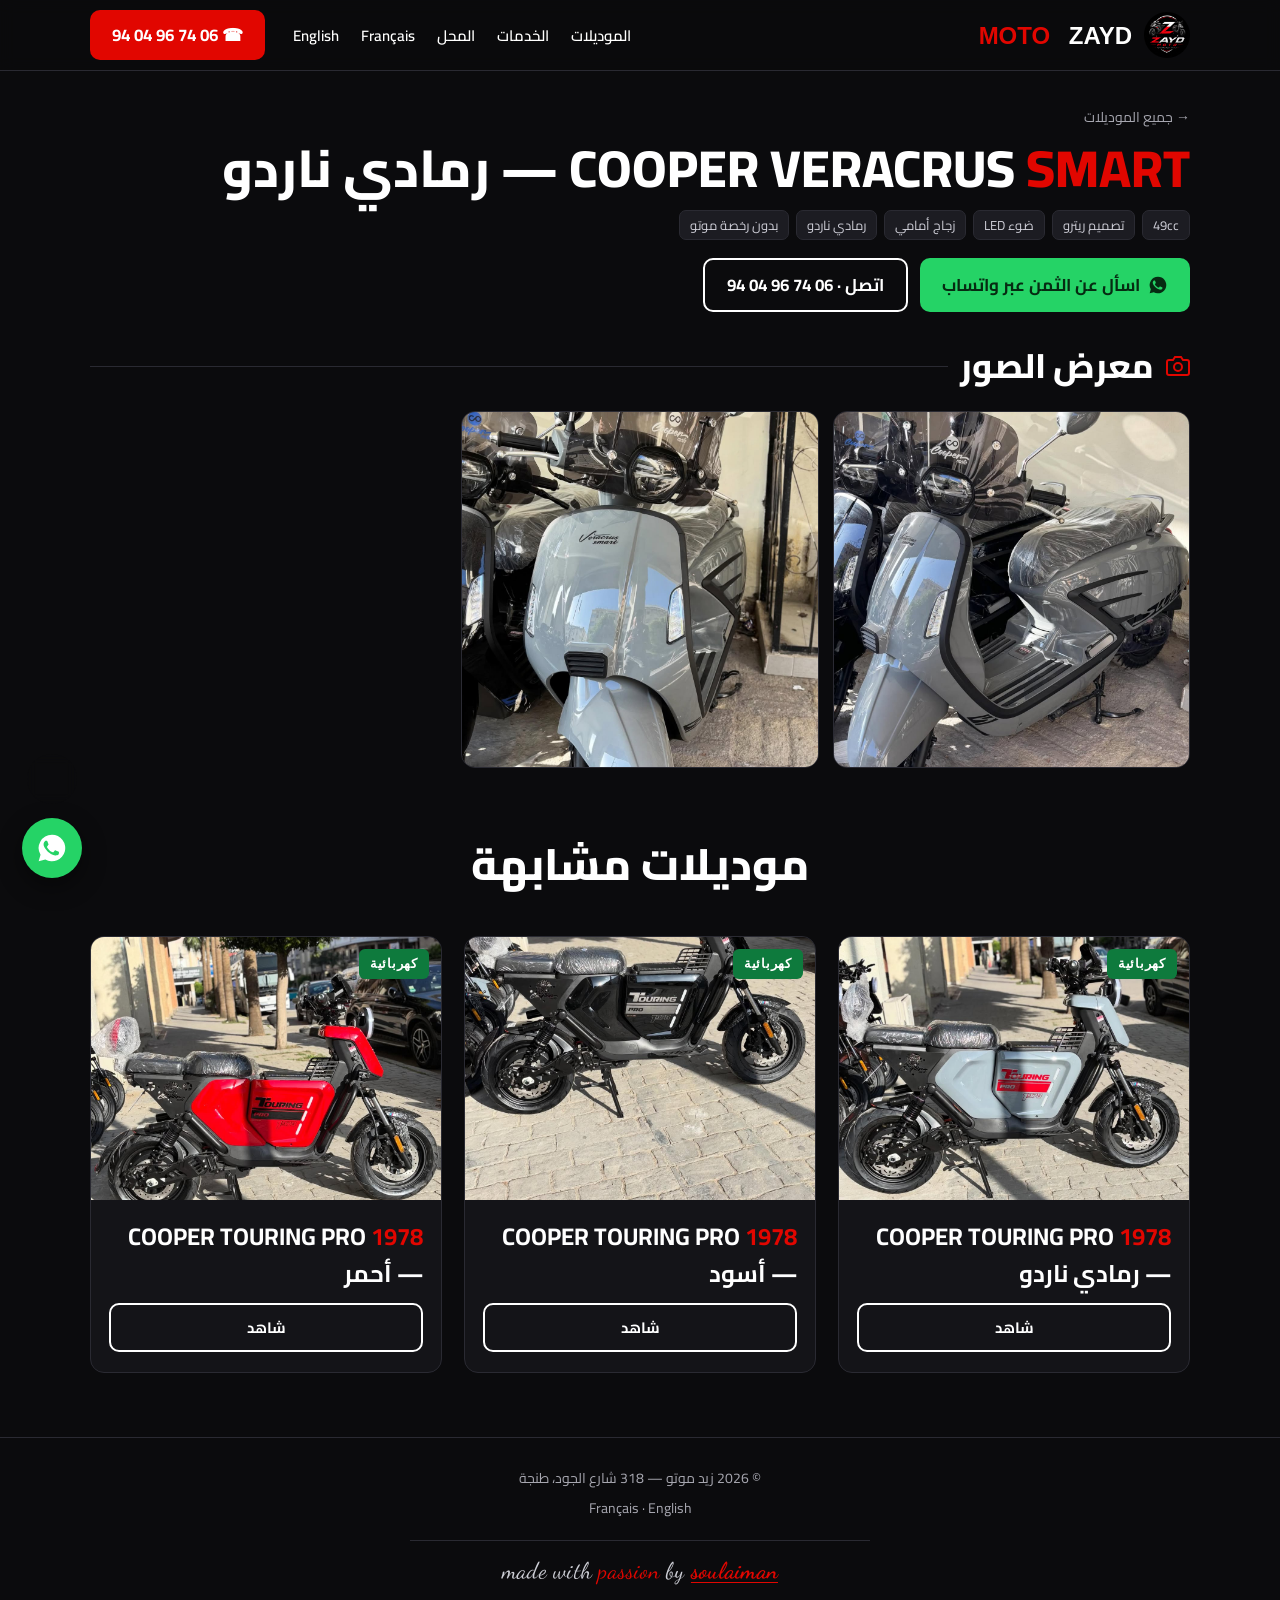
<file: ar-veracrus-smart-gris.html>
<!DOCTYPE html>
<html lang="ar" dir="rtl">
<head>
<meta charset="UTF-8" />
<meta name="viewport" content="width=device-width, initial-scale=1.0" />
<title>Cooper Veracrus Smart رمادي ناردو — دراجة كهربائية في طنجة | زيد موتو</title>
<meta name="description" content="Cooper Veracrus Smart عند زيد موتو في طنجة: الصور والمواصفات والثمن عبر واتساب. جديدة مع الضمان والتوصيل لجميع مدن المغرب." />
<link rel="icon" type="image/jpeg" href="logo.jpg" />
<link rel="preconnect" href="https://fonts.googleapis.com" />
<link rel="preconnect" href="https://fonts.gstatic.com" crossorigin="" />
<link href="https://fonts.googleapis.com/css2?family=Cairo:wght@400;600;700;800&amp;family=Dancing+Script:wght@600;700&amp;display=swap" rel="stylesheet" />
<link rel="stylesheet" href="styles.css" />
<link rel="alternate" hreflang="fr" href="https://zaydmoto.com/veracrus-smart-gris.html" />
<link rel="alternate" hreflang="en" href="https://zaydmoto.com/en-veracrus-smart-gris.html" />
<link rel="alternate" hreflang="ar" href="https://zaydmoto.com/ar-veracrus-smart-gris.html" />
<link rel="canonical" href="https://zaydmoto.com/ar-veracrus-smart-gris.html" />
<meta name="robots" content="index, follow" />
<meta name="theme-color" content="#0b0b0d" />
<meta property="og:url" content="https://zaydmoto.com/ar-veracrus-smart-gris.html" />
<meta property="og:type" content="product" />
<meta property="og:title" content="Cooper Veracrus Smart رمادي ناردو — دراجة كهربائية في طنجة | زيد موتو" />
<meta property="og:description" content="Cooper Veracrus Smart عند زيد موتو في طنجة: الصور والمواصفات والثمن عبر واتساب. جديدة مع الضمان والتوصيل لجميع مدن المغرب." />
<meta property="og:image" content="https://zaydmoto.com/img/veracrus-gris-1.jpg" />
<meta property="og:locale" content="ar_MA" />
<script type="application/ld+json">
{"@context":"https://schema.org","@type":"Product","name":"Cooper Veracrus Smart رمادي ناردو","brand":{"@type":"Brand","name":"Cooper Moto"},"description":"Veracrus Smart 49cc: سكوتر ريترو أنيق، متوفر بالأسود والرمادي ناردو، مع زجاج أمامي وضوء LED. يُقاد بدون رخصة موتو.","image":["../../img/veracrus-gris-1.jpg","../../img/veracrus-gris-2.jpg"],"offers":{"@type":"Offer","availability":"https://schema.org/InStock","priceCurrency":"MAD","seller":{"@type":"MotorcycleDealer","name":"Zayd Moto","telephone":"+212674960494"}}}
</script>
</head>
<body>

<header class="site">
  <div class="wrap nav">
    <a class="brand" href="ar.html"><img src="logo.jpg" alt="Zayd Moto logo" />Zayd&nbsp;<span class="moto">Moto</span></a>
    <nav class="nav-links">
      <a href="ar.html#modeles">الموديلات</a>
      <a href="ar.html#services">الخدمات</a>
      <a href="ar.html#magasin">المحل</a>
      <a href="veracrus-smart-gris.html">Français</a>
      <a href="en-veracrus-smart-gris.html">English</a>
    </nav>
    <a class="btn btn-red" href="tel:0674960494">☎ 06 74 96 04 94</a>
  </div>
</header>

<section class="detail-hero" data-screen-label="Cooper Veracrus Smart">
  <div class="wrap">
    <p class="crumb"><a href="ar.html#modeles">→ جميع الموديلات</a></p>
    <div class="detail-head">
      <h1>Cooper Veracrus <span>Smart</span> — رمادي ناردو</h1>
    </div>
    <div class="specs"><span class="spec">49cc</span><span class="spec">تصميم ريترو</span><span class="spec">ضوء LED</span><span class="spec">زجاج أمامي</span><span class="spec">رمادي ناردو</span><span class="spec">بدون رخصة موتو</span></div>
    <div class="detail-ctas">
      <a class="btn btn-wa" href="https://wa.me/212674960494?text=%D8%A7%D9%84%D8%B3%D9%84%D8%A7%D9%85%20%D8%B9%D9%84%D9%8A%D9%83%D9%85%D8%8C%20%D9%85%D9%87%D8%AA%D9%85%20%D8%A8%D9%80%20Cooper%20Veracrus%20Smart%20%D8%B1%D9%85%D8%A7%D8%AF%D9%8A%20%D9%86%D8%A7%D8%B1%D8%AF%D9%88"><svg viewBox="0 0 24 24" fill="currentColor"><path d="M12 2a10 10 0 0 0-8.6 15.1L2 22l5-1.3A10 10 0 1 0 12 2Zm5.4 14.1c-.2.7-1.3 1.3-1.9 1.4-.5.1-1.1.1-1.8-.1-.4-.1-1-.3-1.7-.6-3-1.3-4.9-4.3-5.1-4.5-.1-.2-1.2-1.6-1.2-3s.7-2.1 1-2.4c.2-.3.5-.3.7-.3h.5c.2 0 .4 0 .6.4l.8 2c.1.2.1.4 0 .6l-.4.6-.5.6c-.2.2-.3.4-.1.7.2.3.8 1.3 1.7 2.1 1.2 1.1 2.2 1.4 2.5 1.5.3.1.5.1.7-.1l.9-1.1c.2-.3.4-.2.7-.1l1.9.9c.3.1.5.2.5.3.1.1.1.6-.2 1.1Z"/></svg> اسأل عن الثمن عبر واتساب</a>
      <a class="btn btn-ghost" href="tel:0674960494">اتصل · 06 74 96 04 94</a>
    </div>

    <div class="gal-head"><svg viewBox="0 0 24 24" fill="none" stroke="currentColor" stroke-width="2"><path d="M23 19a2 2 0 0 1-2 2H3a2 2 0 0 1-2-2V8a2 2 0 0 1 2-2h4l2-3h6l2 3h4a2 2 0 0 1 2 2z"/><circle cx="12" cy="13" r="4"/></svg><h2>معرض الصور</h2></div>
    <div class="gallery" data-screen-label="معرض الصور">
      <a href="veracrus-gris-1.jpg" data-i="0"><img src="veracrus-gris-1.jpg" alt="Cooper Veracrus Smart رمادي ناردو — 1" loading="lazy" /></a>
      <a href="veracrus-gris-2.jpg" data-i="1"><img src="veracrus-gris-2.jpg" alt="Cooper Veracrus Smart رمادي ناردو — 2" loading="lazy" /></a>
    </div>
  </div>
</section>

<section class="similar" data-screen-label="موديلات مشابهة">
  <div class="wrap">
    <div class="sec-head">
      <h2>موديلات مشابهة</h2>
    </div>
    <div class="models">
      <article class="card">
        <div class="ph"><span class="badge elec">كهربائية</span><img src="touring-gris-1.jpg" alt="Cooper Touring Pro 1978 رمادي ناردو" loading="lazy" /><a class="ph-link" href="ar-touring-pro-gris.html" aria-label="Cooper Touring Pro 1978 رمادي ناردو"></a></div>
        <div class="card-body">
          <h3>Cooper Touring Pro <span>1978</span> — رمادي ناردو</h3>
          <div class="card-cta">
            <a class="btn btn-ghost" href="ar-touring-pro-gris.html">شاهد</a>
          </div>
        </div>
      </article>
      <article class="card">
        <div class="ph"><span class="badge elec">كهربائية</span><img src="touring-noir-1.jpg" alt="Cooper Touring Pro 1978 أسود" loading="lazy" /><a class="ph-link" href="ar-touring-pro-noir.html" aria-label="Cooper Touring Pro 1978 أسود"></a></div>
        <div class="card-body">
          <h3>Cooper Touring Pro <span>1978</span> — أسود</h3>
          <div class="card-cta">
            <a class="btn btn-ghost" href="ar-touring-pro-noir.html">شاهد</a>
          </div>
        </div>
      </article>
      <article class="card">
        <div class="ph"><span class="badge elec">كهربائية</span><img src="touring-rouge-1.jpg" alt="Cooper Touring Pro 1978 أحمر" loading="lazy" /><a class="ph-link" href="ar-touring-pro-rouge.html" aria-label="Cooper Touring Pro 1978 أحمر"></a></div>
        <div class="card-body">
          <h3>Cooper Touring Pro <span>1978</span> — أحمر</h3>
          <div class="card-cta">
            <a class="btn btn-ghost" href="ar-touring-pro-rouge.html">شاهد</a>
          </div>
        </div>
      </article>
    </div>
  </div>
</section>

<footer>
  <div class="wrap foot">
    <span>© 2026 زيد موتو — 318 شارع الجود، طنجة</span>
    <span><a href="veracrus-smart-gris.html">Français</a> · <a href="en-veracrus-smart-gris.html">English</a></span>
    <span class="signature" dir="ltr">made with <span class="sig-red">passion</span> by <a class="sig-red sig-name" href="tel:0675920379">soulaiman</a></span>
  </div>
</footer>

<a class="wa-float" href="https://wa.me/212674960494" aria-label="WhatsApp">
  <svg viewBox="0 0 24 24" fill="currentColor"><path d="M12 2a10 10 0 0 0-8.6 15.1L2 22l5-1.3A10 10 0 1 0 12 2Zm5.4 14.1c-.2.7-1.3 1.3-1.9 1.4-.5.1-1.1.1-1.8-.1-.4-.1-1-.3-1.7-.6-3-1.3-4.9-4.3-5.1-4.5-.1-.2-1.2-1.6-1.2-3s.7-2.1 1-2.4c.2-.3.5-.3.7-.3h.5c.2 0 .4 0 .6.4l.8 2c.1.2.1.4 0 .6l-.4.6-.5.6c-.2.2-.3.4-.1.7.2.3.8 1.3 1.7 2.1 1.2 1.1 2.2 1.4 2.5 1.5.3.1.5.1.7-.1l.9-1.1c.2-.3.4-.2.7-.1l1.9.9c.3.1.5.2.5.3.1.1.1.6-.2 1.1Z"/></svg>
</a>
<a class="ig-float" href="https://www.instagram.com/zayd_moto1" target="_blank" rel="noopener" aria-label="Instagram">
  <svg viewBox="0 0 24 24" fill="none" stroke="currentColor" stroke-width="2"><rect x="2" y="2" width="20" height="20" rx="5"/><circle cx="12" cy="12" r="4.5"/><circle cx="17.5" cy="6.5" r="1.2" fill="currentColor" stroke="none"/></svg>
</a>

<div class="lb" id="lb" role="dialog" aria-modal="true">
  <button class="lb-close" aria-label="Close">×</button>
  <button class="lb-nav lb-prev" aria-label="Previous">‹</button>
  <img alt="" />
  <button class="lb-nav lb-next" aria-label="Next">›</button>
</div>
<script>
(function(){
  var links=[].slice.call(document.querySelectorAll('.gallery a'));
  var lb=document.getElementById('lb'), im=lb.querySelector('img'), cur=0;
  function show(i){cur=(i+links.length)%links.length;im.src=links[cur].href;lb.classList.add('open');}
  links.forEach(function(a,i){a.addEventListener('click',function(e){e.preventDefault();show(i);});});
  lb.querySelector('.lb-close').addEventListener('click',function(){lb.classList.remove('open');});
  lb.querySelector('.lb-prev').addEventListener('click',function(){show(cur-1);});
  lb.querySelector('.lb-next').addEventListener('click',function(){show(cur+1);});
  lb.addEventListener('click',function(e){if(e.target===lb)lb.classList.remove('open');});
  document.addEventListener('keydown',function(e){
    if(!lb.classList.contains('open'))return;
    if(e.key==='Escape')lb.classList.remove('open');
    if(e.key==='ArrowLeft')show(cur-1);
    if(e.key==='ArrowRight')show(cur+1);
  });
})();
</script>

</body>
</html>
</file>
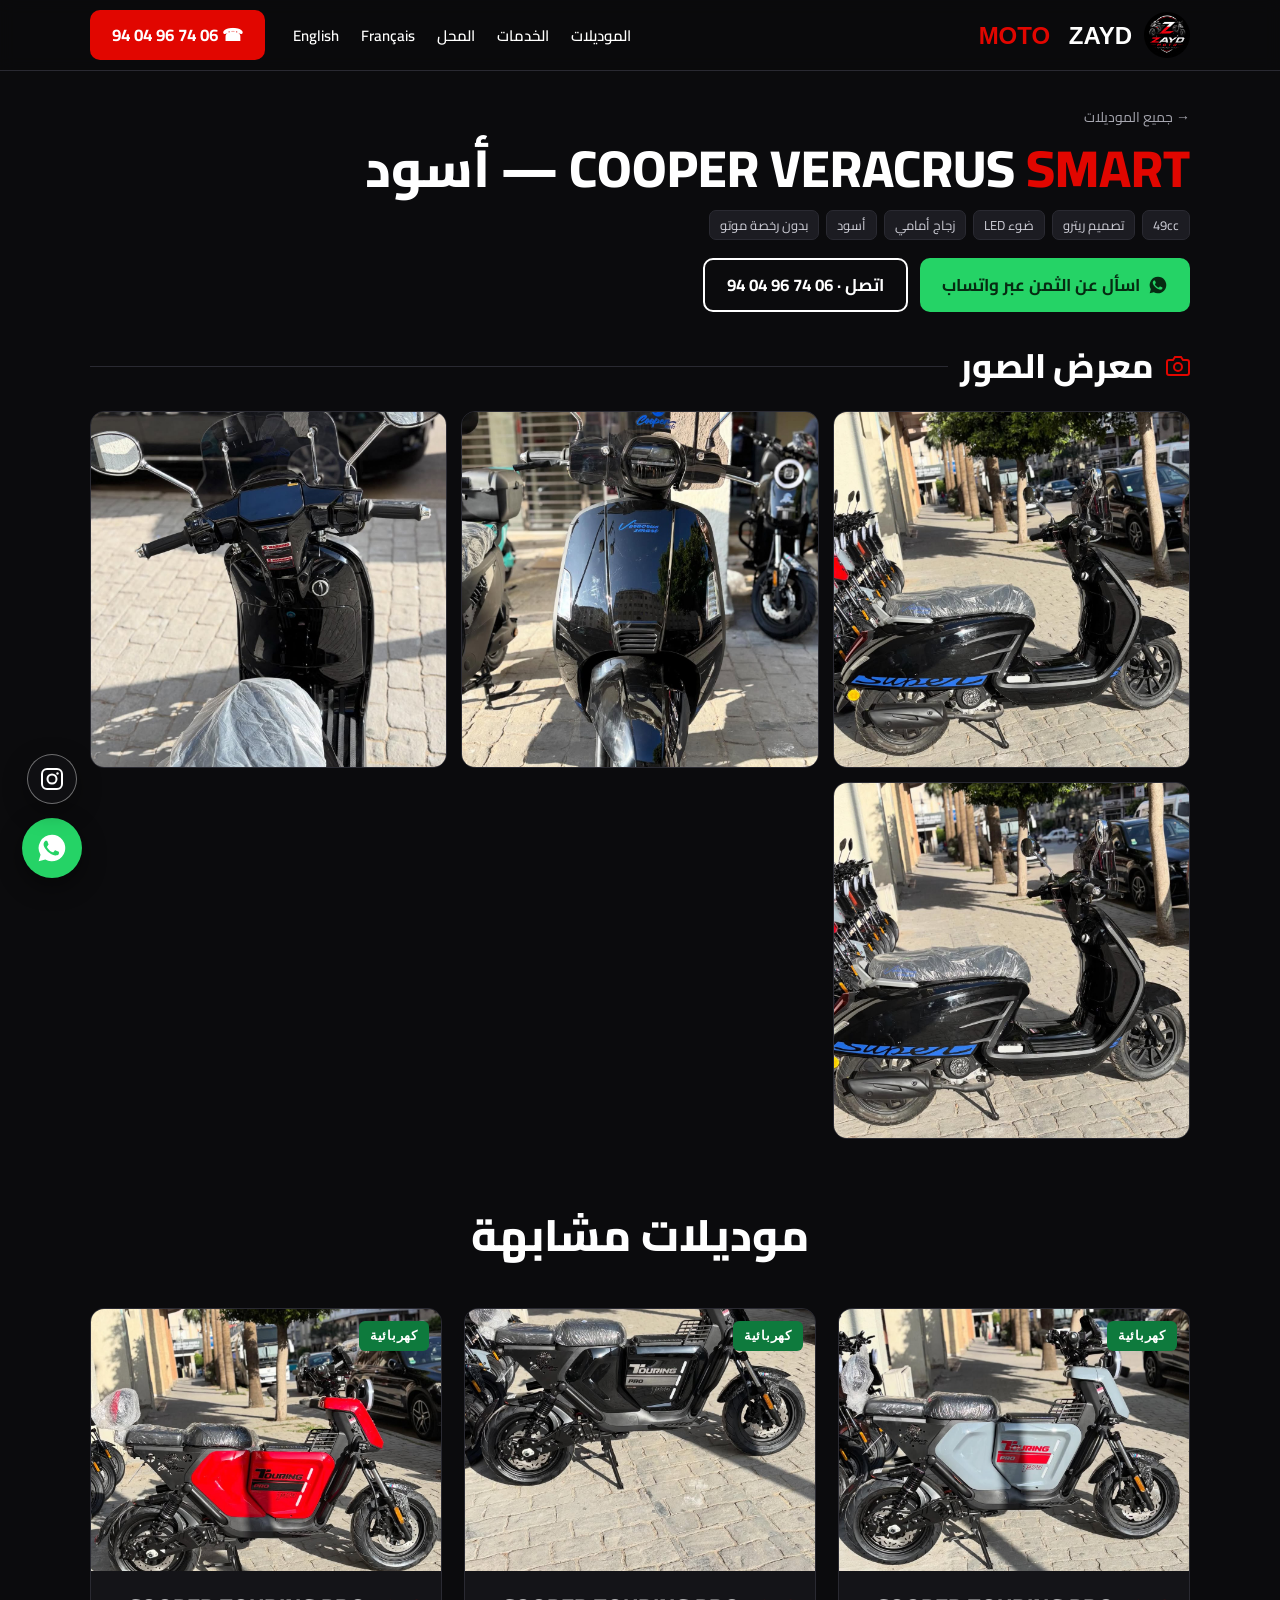
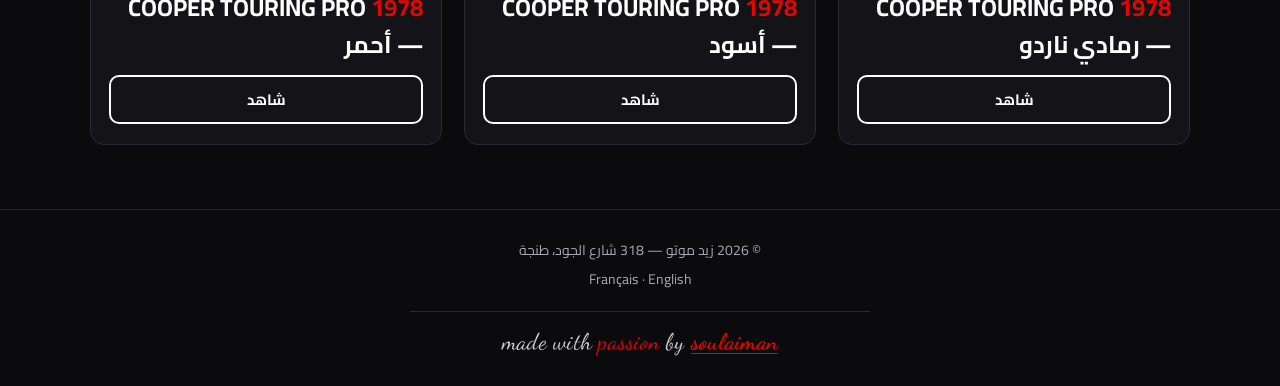
<file: ar-veracrus-smart-noir.html>
<!DOCTYPE html>
<html lang="ar" dir="rtl">
<head>
<meta charset="UTF-8" />
<meta name="viewport" content="width=device-width, initial-scale=1.0" />
<title>Cooper Veracrus Smart أسود — دراجة كهربائية في طنجة | زيد موتو</title>
<meta name="description" content="Cooper Veracrus Smart عند زيد موتو في طنجة: الصور والمواصفات والثمن عبر واتساب. جديدة مع الضمان والتوصيل لجميع مدن المغرب." />
<link rel="icon" type="image/jpeg" href="logo.jpg" />
<link rel="preconnect" href="https://fonts.googleapis.com" />
<link rel="preconnect" href="https://fonts.gstatic.com" crossorigin="" />
<link href="https://fonts.googleapis.com/css2?family=Cairo:wght@400;600;700;800&amp;family=Dancing+Script:wght@600;700&amp;display=swap" rel="stylesheet" />
<link rel="stylesheet" href="styles.css" />
<link rel="alternate" hreflang="fr" href="https://zaydmoto.com/veracrus-smart-noir.html" />
<link rel="alternate" hreflang="en" href="https://zaydmoto.com/en-veracrus-smart-noir.html" />
<link rel="alternate" hreflang="ar" href="https://zaydmoto.com/ar-veracrus-smart-noir.html" />
<link rel="canonical" href="https://zaydmoto.com/ar-veracrus-smart-noir.html" />
<meta name="robots" content="index, follow" />
<meta name="theme-color" content="#0b0b0d" />
<meta property="og:url" content="https://zaydmoto.com/ar-veracrus-smart-noir.html" />
<meta property="og:type" content="product" />
<meta property="og:title" content="Cooper Veracrus Smart أسود — دراجة كهربائية في طنجة | زيد موتو" />
<meta property="og:description" content="Cooper Veracrus Smart عند زيد موتو في طنجة: الصور والمواصفات والثمن عبر واتساب. جديدة مع الضمان والتوصيل لجميع مدن المغرب." />
<meta property="og:image" content="https://zaydmoto.com/img/veracrus-noir-1.jpg" />
<meta property="og:locale" content="ar_MA" />
<script type="application/ld+json">
{"@context":"https://schema.org","@type":"Product","name":"Cooper Veracrus Smart أسود","brand":{"@type":"Brand","name":"Cooper Moto"},"description":"Veracrus Smart 49cc: سكوتر ريترو أنيق، متوفر بالأسود والرمادي ناردو، مع زجاج أمامي وضوء LED. يُقاد بدون رخصة موتو.","image":["../../img/veracrus-noir-1.jpg","../../img/veracrus-noir-2.jpg","../../img/veracrus-noir-5.jpg","../../img/veracrus-noir-6.jpg"],"offers":{"@type":"Offer","availability":"https://schema.org/InStock","priceCurrency":"MAD","seller":{"@type":"MotorcycleDealer","name":"Zayd Moto","telephone":"+212674960494"}}}
</script>
</head>
<body>

<header class="site">
  <div class="wrap nav">
    <a class="brand" href="ar.html"><img src="logo.jpg" alt="Zayd Moto logo" />Zayd&nbsp;<span class="moto">Moto</span></a>
    <nav class="nav-links">
      <a href="ar.html#modeles">الموديلات</a>
      <a href="ar.html#services">الخدمات</a>
      <a href="ar.html#magasin">المحل</a>
      <a href="veracrus-smart-noir.html">Français</a>
      <a href="en-veracrus-smart-noir.html">English</a>
    </nav>
    <a class="btn btn-red" href="tel:0674960494">☎ 06 74 96 04 94</a>
  </div>
</header>

<section class="detail-hero" data-screen-label="Cooper Veracrus Smart">
  <div class="wrap">
    <p class="crumb"><a href="ar.html#modeles">→ جميع الموديلات</a></p>
    <div class="detail-head">
      <h1>Cooper Veracrus <span>Smart</span> — أسود</h1>
    </div>
    <div class="specs"><span class="spec">49cc</span><span class="spec">تصميم ريترو</span><span class="spec">ضوء LED</span><span class="spec">زجاج أمامي</span><span class="spec">أسود</span><span class="spec">بدون رخصة موتو</span></div>
    <div class="detail-ctas">
      <a class="btn btn-wa" href="https://wa.me/212674960494?text=%D8%A7%D9%84%D8%B3%D9%84%D8%A7%D9%85%20%D8%B9%D9%84%D9%8A%D9%83%D9%85%D8%8C%20%D9%85%D9%87%D8%AA%D9%85%20%D8%A8%D9%80%20Cooper%20Veracrus%20Smart%20%D8%A3%D8%B3%D9%88%D8%AF"><svg viewBox="0 0 24 24" fill="currentColor"><path d="M12 2a10 10 0 0 0-8.6 15.1L2 22l5-1.3A10 10 0 1 0 12 2Zm5.4 14.1c-.2.7-1.3 1.3-1.9 1.4-.5.1-1.1.1-1.8-.1-.4-.1-1-.3-1.7-.6-3-1.3-4.9-4.3-5.1-4.5-.1-.2-1.2-1.6-1.2-3s.7-2.1 1-2.4c.2-.3.5-.3.7-.3h.5c.2 0 .4 0 .6.4l.8 2c.1.2.1.4 0 .6l-.4.6-.5.6c-.2.2-.3.4-.1.7.2.3.8 1.3 1.7 2.1 1.2 1.1 2.2 1.4 2.5 1.5.3.1.5.1.7-.1l.9-1.1c.2-.3.4-.2.7-.1l1.9.9c.3.1.5.2.5.3.1.1.1.6-.2 1.1Z"/></svg> اسأل عن الثمن عبر واتساب</a>
      <a class="btn btn-ghost" href="tel:0674960494">اتصل · 06 74 96 04 94</a>
    </div>

    <div class="gal-head"><svg viewBox="0 0 24 24" fill="none" stroke="currentColor" stroke-width="2"><path d="M23 19a2 2 0 0 1-2 2H3a2 2 0 0 1-2-2V8a2 2 0 0 1 2-2h4l2-3h6l2 3h4a2 2 0 0 1 2 2z"/><circle cx="12" cy="13" r="4"/></svg><h2>معرض الصور</h2></div>
    <div class="gallery" data-screen-label="معرض الصور">
      <a href="veracrus-noir-1.jpg" data-i="0"><img src="veracrus-noir-1.jpg" alt="Cooper Veracrus Smart أسود — 1" loading="lazy" /></a>
      <a href="veracrus-noir-2.jpg" data-i="1"><img src="veracrus-noir-2.jpg" alt="Cooper Veracrus Smart أسود — 2" loading="lazy" /></a>
      <a href="veracrus-noir-5.jpg" data-i="2"><img src="veracrus-noir-5.jpg" alt="Cooper Veracrus Smart أسود — 3" loading="lazy" /></a>
      <a href="veracrus-noir-6.jpg" data-i="3"><img src="veracrus-noir-6.jpg" alt="Cooper Veracrus Smart أسود — 4" loading="lazy" /></a>
    </div>
  </div>
</section>

<section class="similar" data-screen-label="موديلات مشابهة">
  <div class="wrap">
    <div class="sec-head">
      <h2>موديلات مشابهة</h2>
    </div>
    <div class="models">
      <article class="card">
        <div class="ph"><span class="badge elec">كهربائية</span><img src="touring-gris-1.jpg" alt="Cooper Touring Pro 1978 رمادي ناردو" loading="lazy" /><a class="ph-link" href="ar-touring-pro-gris.html" aria-label="Cooper Touring Pro 1978 رمادي ناردو"></a></div>
        <div class="card-body">
          <h3>Cooper Touring Pro <span>1978</span> — رمادي ناردو</h3>
          <div class="card-cta">
            <a class="btn btn-ghost" href="ar-touring-pro-gris.html">شاهد</a>
          </div>
        </div>
      </article>
      <article class="card">
        <div class="ph"><span class="badge elec">كهربائية</span><img src="touring-noir-1.jpg" alt="Cooper Touring Pro 1978 أسود" loading="lazy" /><a class="ph-link" href="ar-touring-pro-noir.html" aria-label="Cooper Touring Pro 1978 أسود"></a></div>
        <div class="card-body">
          <h3>Cooper Touring Pro <span>1978</span> — أسود</h3>
          <div class="card-cta">
            <a class="btn btn-ghost" href="ar-touring-pro-noir.html">شاهد</a>
          </div>
        </div>
      </article>
      <article class="card">
        <div class="ph"><span class="badge elec">كهربائية</span><img src="touring-rouge-1.jpg" alt="Cooper Touring Pro 1978 أحمر" loading="lazy" /><a class="ph-link" href="ar-touring-pro-rouge.html" aria-label="Cooper Touring Pro 1978 أحمر"></a></div>
        <div class="card-body">
          <h3>Cooper Touring Pro <span>1978</span> — أحمر</h3>
          <div class="card-cta">
            <a class="btn btn-ghost" href="ar-touring-pro-rouge.html">شاهد</a>
          </div>
        </div>
      </article>
    </div>
  </div>
</section>

<footer>
  <div class="wrap foot">
    <span>© 2026 زيد موتو — 318 شارع الجود، طنجة</span>
    <span><a href="veracrus-smart-noir.html">Français</a> · <a href="en-veracrus-smart-noir.html">English</a></span>
    <span class="signature" dir="ltr">made with <span class="sig-red">passion</span> by <a class="sig-red sig-name" href="tel:0675920379">soulaiman</a></span>
  </div>
</footer>

<a class="wa-float" href="https://wa.me/212674960494" aria-label="WhatsApp">
  <svg viewBox="0 0 24 24" fill="currentColor"><path d="M12 2a10 10 0 0 0-8.6 15.1L2 22l5-1.3A10 10 0 1 0 12 2Zm5.4 14.1c-.2.7-1.3 1.3-1.9 1.4-.5.1-1.1.1-1.8-.1-.4-.1-1-.3-1.7-.6-3-1.3-4.9-4.3-5.1-4.5-.1-.2-1.2-1.6-1.2-3s.7-2.1 1-2.4c.2-.3.5-.3.7-.3h.5c.2 0 .4 0 .6.4l.8 2c.1.2.1.4 0 .6l-.4.6-.5.6c-.2.2-.3.4-.1.7.2.3.8 1.3 1.7 2.1 1.2 1.1 2.2 1.4 2.5 1.5.3.1.5.1.7-.1l.9-1.1c.2-.3.4-.2.7-.1l1.9.9c.3.1.5.2.5.3.1.1.1.6-.2 1.1Z"/></svg>
</a>
<a class="ig-float" href="https://www.instagram.com/zayd_moto1" target="_blank" rel="noopener" aria-label="Instagram">
  <svg viewBox="0 0 24 24" fill="none" stroke="currentColor" stroke-width="2"><rect x="2" y="2" width="20" height="20" rx="5"/><circle cx="12" cy="12" r="4.5"/><circle cx="17.5" cy="6.5" r="1.2" fill="currentColor" stroke="none"/></svg>
</a>

<div class="lb" id="lb" role="dialog" aria-modal="true">
  <button class="lb-close" aria-label="Close">×</button>
  <button class="lb-nav lb-prev" aria-label="Previous">‹</button>
  <img alt="" />
  <button class="lb-nav lb-next" aria-label="Next">›</button>
</div>
<script>
(function(){
  var links=[].slice.call(document.querySelectorAll('.gallery a'));
  var lb=document.getElementById('lb'), im=lb.querySelector('img'), cur=0;
  function show(i){cur=(i+links.length)%links.length;im.src=links[cur].href;lb.classList.add('open');}
  links.forEach(function(a,i){a.addEventListener('click',function(e){e.preventDefault();show(i);});});
  lb.querySelector('.lb-close').addEventListener('click',function(){lb.classList.remove('open');});
  lb.querySelector('.lb-prev').addEventListener('click',function(){show(cur-1);});
  lb.querySelector('.lb-next').addEventListener('click',function(){show(cur+1);});
  lb.addEventListener('click',function(e){if(e.target===lb)lb.classList.remove('open');});
  document.addEventListener('keydown',function(e){
    if(!lb.classList.contains('open'))return;
    if(e.key==='Escape')lb.classList.remove('open');
    if(e.key==='ArrowLeft')show(cur-1);
    if(e.key==='ArrowRight')show(cur+1);
  });
})();
</script>

</body>
</html>
</file>
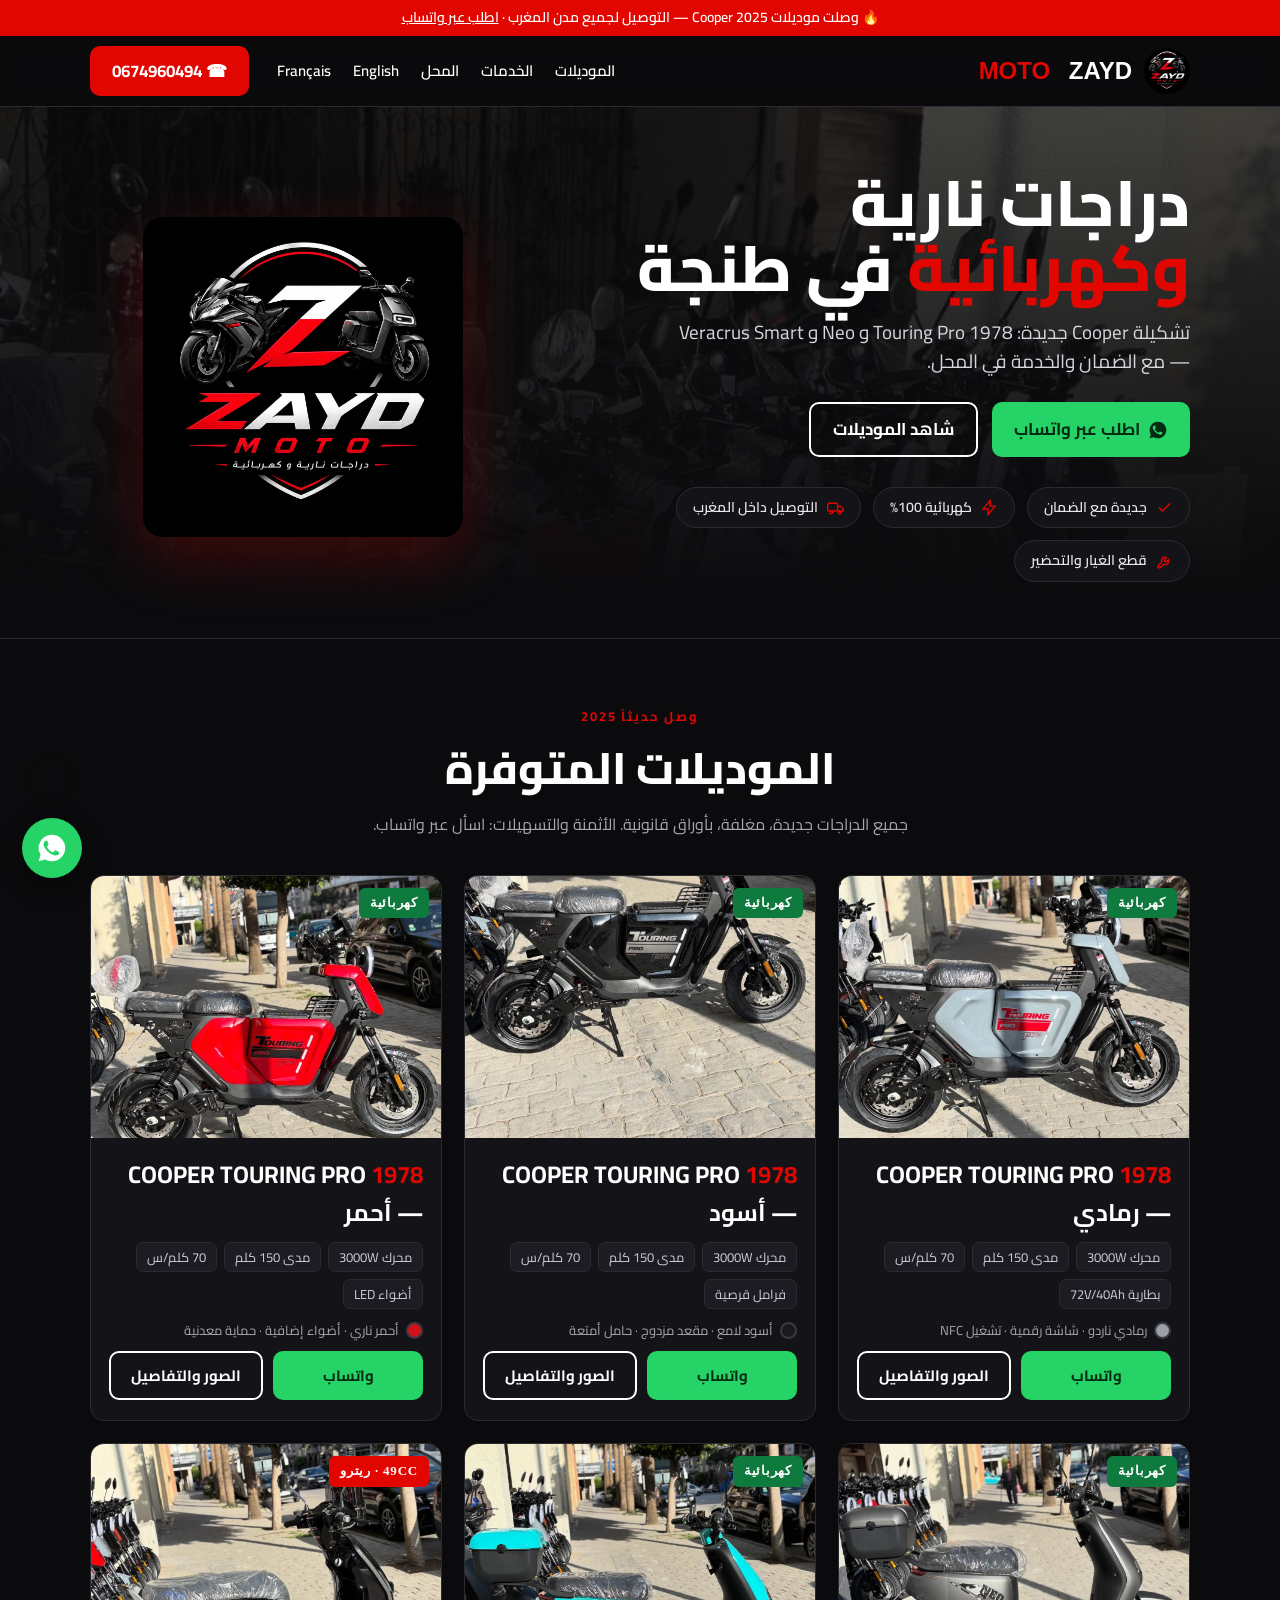
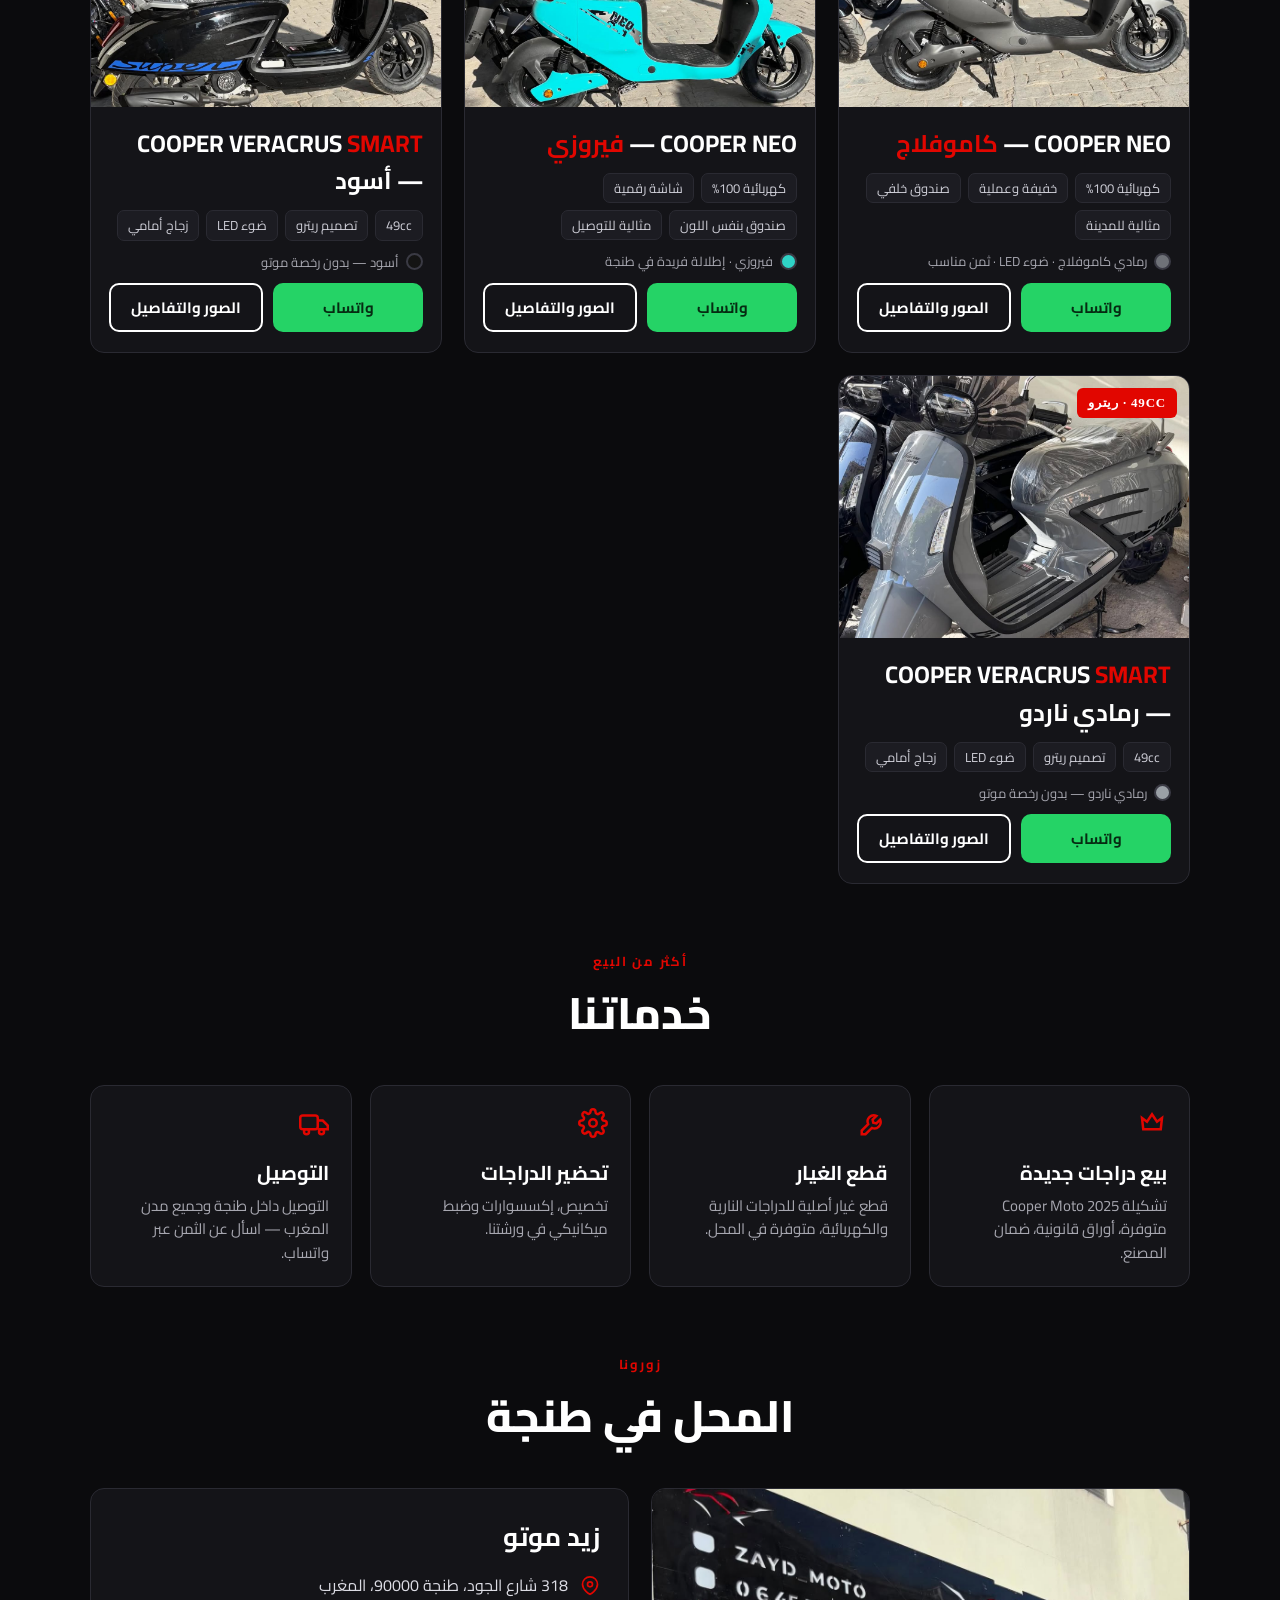
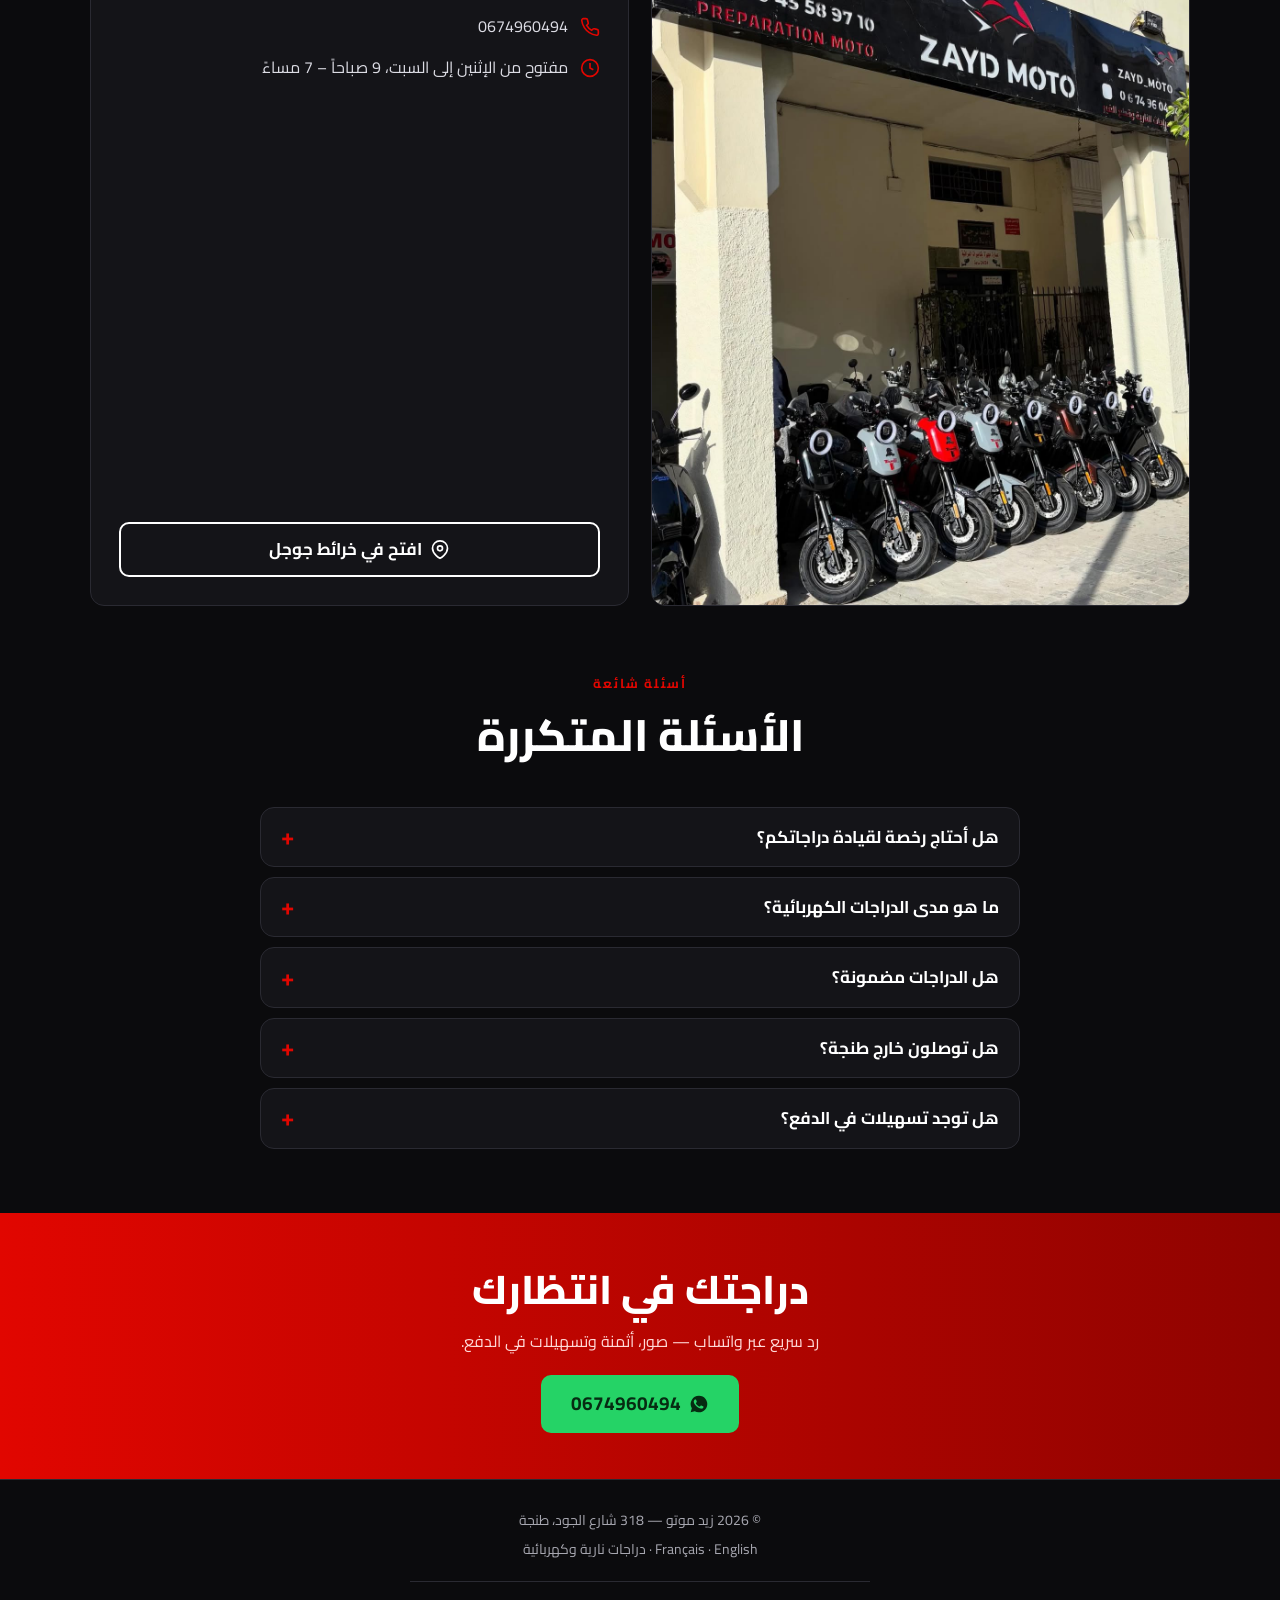
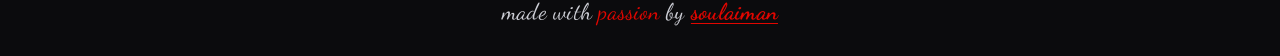
<file: ar.html>
<!DOCTYPE html>
<html lang="ar" dir="rtl">
<head>
<meta charset="UTF-8" />
<meta name="viewport" content="width=device-width, initial-scale=1.0" />
<title>زيد موتو طنجة — دراجات نارية وكهربائية Cooper | بيع، قطع غيار، تحضير</title>
<meta name="description" content="زيد موتو في طنجة: بيع الدراجات النارية والكهربائية Cooper (Touring Pro 1978، Neo، Veracrus Smart)، قطع الغيار وتحضير الدراجات. 318 شارع الجود، طنجة. ☎ 0674960494" />
<link rel="icon" type="image/jpeg" href="logo.jpg" />
<link rel="preconnect" href="https://fonts.googleapis.com" />
<link rel="preconnect" href="https://fonts.gstatic.com" crossorigin="" />
<link href="https://fonts.googleapis.com/css2?family=Cairo:wght@400;600;700;800&amp;family=Dancing+Script:wght@600;700&amp;display=swap" rel="stylesheet" />
<link rel="stylesheet" href="styles.css" />
<link rel="alternate" hreflang="fr" href="https://zaydmoto.com/" />
<link rel="alternate" hreflang="en" href="https://zaydmoto.com/en.html" />
<link rel="alternate" hreflang="ar" href="https://zaydmoto.com/ar.html" />
<link rel="canonical" href="https://zaydmoto.com/ar.html" />
<meta name="robots" content="index, follow" />
<meta name="theme-color" content="#0b0b0d" />
<meta property="og:url" content="https://zaydmoto.com/ar.html" />
<meta property="og:type" content="website" />
<meta property="og:title" content="زيد موتو طنجة — دراجات نارية وكهربائية Cooper" />
<meta property="og:description" content="بيع الدراجات النارية والكهربائية Cooper في طنجة: Touring Pro 1978، Neo، Veracrus Smart. قطع الغيار وتحضير الدراجات." />
<meta property="og:image" content="https://zaydmoto.com/img/logo.jpg" />
<meta property="og:locale" content="ar_MA" />
<script type="application/ld+json">
{"@context":"https://schema.org","@type":"MotorcycleDealer","name":"زيد موتو","image":"../img/logo.jpg","telephone":"+212674960494","address":{"@type":"PostalAddress","streetAddress":"318 شارع الجود","addressLocality":"طنجة","postalCode":"90000","addressCountry":"MA"},"geo":{"@type":"GeoCoordinates","latitude":35.760611,"longitude":-5.833},"openingHoursSpecification":{"@type":"OpeningHoursSpecification","dayOfWeek":["Monday","Tuesday","Wednesday","Thursday","Friday","Saturday"],"opens":"09:00","closes":"19:00"},"sameAs":["https://www.instagram.com/zayd_moto1"]}
</script>
</head>
<body>

<div class="topbar" data-screen-label="شريط علوي">🔥 وصلت موديلات Cooper 2025 — التوصيل لجميع مدن المغرب · <a href="https://wa.me/212674960494">اطلب عبر واتساب</a></div>

<header class="site">
  <div class="wrap nav">
    <a class="brand" href="#"><img src="logo.jpg" alt="شعار زيد موتو" />Zayd&nbsp;<span class="moto">Moto</span></a>
    <nav class="nav-links">
      <a href="#modeles">الموديلات</a>
      <a href="#services">الخدمات</a>
      <a href="#magasin">المحل</a>
      <a href="en.html">English</a>
      <a href="index.html">Français</a>
    </nav>
    <a class="btn btn-red" href="tel:0674960494">☎ 0674960494</a>
  </div>
</header>

<section class="hero" data-screen-label="الواجهة">
  <div class="hero-bg"></div>
  <div class="hero-grad"></div>
  <div class="wrap hero-in">
    <div>
      <h1>دراجات نارية<br /><span class="red">وكهربائية</span> في طنجة</h1>
      <p class="lead">تشكيلة Cooper جديدة: Touring Pro 1978 و Neo و Veracrus Smart — مع الضمان والخدمة في المحل.</p>
      <div class="hero-ctas">
        <a class="btn btn-wa" href="https://wa.me/212674960494?text=%D8%A7%D9%84%D8%B3%D9%84%D8%A7%D9%85%20%D8%B9%D9%84%D9%8A%D9%83%D9%85%D8%8C%20%D9%85%D9%87%D8%AA%D9%85%20%D8%A8%D8%AF%D8%B1%D8%A7%D8%AC%D8%A7%D8%AA%D9%83%D9%85">
          <svg viewBox="0 0 24 24" fill="currentColor"><path d="M12 2a10 10 0 0 0-8.6 15.1L2 22l5-1.3A10 10 0 1 0 12 2Zm5.4 14.1c-.2.7-1.3 1.3-1.9 1.4-.5.1-1.1.1-1.8-.1-.4-.1-1-.3-1.7-.6-3-1.3-4.9-4.3-5.1-4.5-.1-.2-1.2-1.6-1.2-3s.7-2.1 1-2.4c.2-.3.5-.3.7-.3h.5c.2 0 .4 0 .6.4l.8 2c.1.2.1.4 0 .6l-.4.6-.5.6c-.2.2-.3.4-.1.7.2.3.8 1.3 1.7 2.1 1.2 1.1 2.2 1.4 2.5 1.5.3.1.5.1.7-.1l.9-1.1c.2-.3.4-.2.7-.1l1.9.9c.3.1.5.2.5.3.1.1.1.6-.2 1.1Z"/></svg>
          اطلب عبر واتساب
        </a>
        <a class="btn btn-ghost" href="#modeles">شاهد الموديلات</a>
      </div>
      <div class="chips">
        <span class="chip"><svg viewBox="0 0 24 24" fill="none" stroke="currentColor" stroke-width="2"><path d="M20 6 9 17l-5-5"/></svg>جديدة مع الضمان</span>
        <span class="chip"><svg viewBox="0 0 24 24" fill="none" stroke="currentColor" stroke-width="2"><path d="M13 2 3 14h7v8l10-12h-7l0-8z"/></svg>كهربائية 100%</span>
        <span class="chip"><svg viewBox="0 0 24 24" fill="none" stroke="currentColor" stroke-width="2"><rect x="1" y="6" width="14" height="11" rx="2"/><path d="M15 10h4l4 4v3h-8"/><circle cx="6" cy="19" r="2"/><circle cx="18" cy="19" r="2"/></svg>التوصيل داخل المغرب</span>
        <span class="chip"><svg viewBox="0 0 24 24" fill="none" stroke="currentColor" stroke-width="2"><path d="M14.7 6.3a5 5 0 0 0-6.6 6.6L3 18v3h3l5.1-5.1a5 5 0 0 0 6.6-6.6l-3 3-2.5-.5-.5-2.5 3-3z"/></svg>قطع الغيار والتحضير</span>
      </div>
    </div>
    <div class="hero-logo"><img src="logo.jpg" alt="زيد موتو — دراجات نارية وكهربائية" /></div>
  </div>
</section>

<section class="block" id="modeles" data-screen-label="الموديلات">
  <div class="wrap">
    <div class="sec-head">
      <span class="kicker">وصل حديثاً 2025</span>
      <h2>الموديلات المتوفرة</h2>
      <p>جميع الدراجات جديدة، مغلفة، بأوراق قانونية. الأثمنة والتسهيلات: اسأل عبر واتساب.</p>
    </div>
    <div class="models">

      <article class="card">
        <div class="ph"><span class="badge elec">كهربائية</span><img src="touring-gris-1.jpg" alt="Cooper Touring Pro 1978 رمادي" loading="lazy" /><a class="ph-link" href="ar-touring-pro-gris.html" aria-label="Touring Pro رمادي"></a></div>
        <div class="card-body">
          <h3>Cooper Touring Pro <span>1978</span> — رمادي</h3>
          <div class="specs"><span class="spec">محرك 3000W</span><span class="spec">مدى 150 كلم</span><span class="spec">70 كلم/س</span><span class="spec">بطارية 72V/40Ah</span></div>
          <div class="swatches"><span class="sw" style="background:#9aa0a6"></span>رمادي ناردو · شاشة رقمية · تشغيل NFC</div>
          <div class="card-cta">
            <a class="btn btn-wa" href="https://wa.me/212674960494?text=%D8%A7%D9%84%D8%B3%D9%84%D8%A7%D9%85%20%D8%B9%D9%84%D9%8A%D9%83%D9%85%D8%8C%20%D9%85%D9%87%D8%AA%D9%85%20%D8%A8%D9%80%20Touring%20Pro%20%D8%A7%D9%84%D8%B1%D9%85%D8%A7%D8%AF%D9%8A">واتساب</a>
            <a class="btn btn-ghost" href="ar-touring-pro-gris.html">الصور والتفاصيل</a>
          </div>
        </div>
      </article>

      <article class="card">
        <div class="ph"><span class="badge elec">كهربائية</span><img src="touring-noir-1.jpg" alt="Cooper Touring Pro 1978 أسود" loading="lazy" /><a class="ph-link" href="ar-touring-pro-noir.html" aria-label="Touring Pro أسود"></a></div>
        <div class="card-body">
          <h3>Cooper Touring Pro <span>1978</span> — أسود</h3>
          <div class="specs"><span class="spec">محرك 3000W</span><span class="spec">مدى 150 كلم</span><span class="spec">70 كلم/س</span><span class="spec">فرامل قرصية</span></div>
          <div class="swatches"><span class="sw" style="background:#1a1a1a"></span>أسود لامع · مقعد مزدوج · حامل أمتعة</div>
          <div class="card-cta">
            <a class="btn btn-wa" href="https://wa.me/212674960494?text=%D8%A7%D9%84%D8%B3%D9%84%D8%A7%D9%85%20%D8%B9%D9%84%D9%8A%D9%83%D9%85%D8%8C%20%D9%85%D9%87%D8%AA%D9%85%20%D8%A8%D9%80%20Touring%20Pro%20%D8%A7%D9%84%D8%A3%D8%B3%D9%88%D8%AF">واتساب</a>
            <a class="btn btn-ghost" href="ar-touring-pro-noir.html">الصور والتفاصيل</a>
          </div>
        </div>
      </article>

      <article class="card">
        <div class="ph"><span class="badge elec">كهربائية</span><img src="touring-rouge-1.jpg" alt="Cooper Touring Pro 1978 أحمر" loading="lazy" /><a class="ph-link" href="ar-touring-pro-rouge.html" aria-label="Touring Pro أحمر"></a></div>
        <div class="card-body">
          <h3>Cooper Touring Pro <span>1978</span> — أحمر</h3>
          <div class="specs"><span class="spec">محرك 3000W</span><span class="spec">مدى 150 كلم</span><span class="spec">70 كلم/س</span><span class="spec">أضواء LED</span></div>
          <div class="swatches"><span class="sw" style="background:#d31118"></span>أحمر ناري · أضواء إضافية · حماية معدنية</div>
          <div class="card-cta">
            <a class="btn btn-wa" href="https://wa.me/212674960494?text=%D8%A7%D9%84%D8%B3%D9%84%D8%A7%D9%85%20%D8%B9%D9%84%D9%8A%D9%83%D9%85%D8%8C%20%D9%85%D9%87%D8%AA%D9%85%20%D8%A8%D9%80%20Touring%20Pro%20%D8%A7%D9%84%D8%A3%D8%AD%D9%85%D8%B1">واتساب</a>
            <a class="btn btn-ghost" href="ar-touring-pro-rouge.html">الصور والتفاصيل</a>
          </div>
        </div>
      </article>

      <article class="card">
        <div class="ph"><span class="badge elec">كهربائية</span><img src="neo-gris-1.jpg" alt="Cooper Neo كاموفلاج" loading="lazy" /><a class="ph-link" href="ar-neo-camouflage.html" aria-label="Neo كاموفلاج"></a></div>
        <div class="card-body">
          <h3>Cooper Neo — <span>كاموفلاج</span></h3>
          <div class="specs"><span class="spec">كهربائية 100%</span><span class="spec">خفيفة وعملية</span><span class="spec">صندوق خلفي</span><span class="spec">مثالية للمدينة</span></div>
          <div class="swatches"><span class="sw" style="background:#6f7278"></span>رمادي كاموفلاج · ضوء LED · ثمن مناسب</div>
          <div class="card-cta">
            <a class="btn btn-wa" href="https://wa.me/212674960494?text=%D8%A7%D9%84%D8%B3%D9%84%D8%A7%D9%85%20%D8%B9%D9%84%D9%8A%D9%83%D9%85%D8%8C%20%D9%85%D9%87%D8%AA%D9%85%20%D8%A8%D9%80%20Cooper%20Neo">واتساب</a>
            <a class="btn btn-ghost" href="ar-neo-camouflage.html">الصور والتفاصيل</a>
          </div>
        </div>
      </article>

      <article class="card">
        <div class="ph"><span class="badge elec">كهربائية</span><img src="neo-turquoise-1.jpg" alt="Cooper Neo فيروزي" loading="lazy" /><a class="ph-link" href="ar-neo-turquoise.html" aria-label="Neo فيروزي"></a></div>
        <div class="card-body">
          <h3>Cooper Neo — <span>فيروزي</span></h3>
          <div class="specs"><span class="spec">كهربائية 100%</span><span class="spec">شاشة رقمية</span><span class="spec">صندوق بنفس اللون</span><span class="spec">مثالية للتوصيل</span></div>
          <div class="swatches"><span class="sw" style="background:#2fd3c6"></span>فيروزي · إطلالة فريدة في طنجة</div>
          <div class="card-cta">
            <a class="btn btn-wa" href="https://wa.me/212674960494?text=%D8%A7%D9%84%D8%B3%D9%84%D8%A7%D9%85%20%D8%B9%D9%84%D9%8A%D9%83%D9%85%D8%8C%20%D9%85%D9%87%D8%AA%D9%85%20%D8%A8%D9%80%20Neo%20%D8%A7%D9%84%D9%81%D9%8A%D8%B1%D9%88%D8%B2%D9%8A">واتساب</a>
            <a class="btn btn-ghost" href="ar-neo-turquoise.html">الصور والتفاصيل</a>
          </div>
        </div>
      </article>

      <article class="card">
        <div class="ph"><span class="badge">49cc · ريترو</span><img src="veracrus-noir-1.jpg" alt="Cooper Veracrus Smart أسود" loading="lazy" /><a class="ph-link" href="ar-veracrus-smart-noir.html" aria-label="Veracrus Smart أسود"></a></div>
        <div class="card-body">
          <h3>Cooper Veracrus <span>Smart</span> — أسود</h3>
          <div class="specs"><span class="spec">49cc</span><span class="spec">تصميم ريترو</span><span class="spec">ضوء LED</span><span class="spec">زجاج أمامي</span></div>
          <div class="swatches"><span class="sw" style="background:#141414"></span>أسود — بدون رخصة موتو</div>
          <div class="card-cta">
            <a class="btn btn-wa" href="https://wa.me/212674960494?text=%D8%A7%D9%84%D8%B3%D9%84%D8%A7%D9%85%20%D8%B9%D9%84%D9%8A%D9%83%D9%85%D8%8C%20%D9%85%D9%87%D8%AA%D9%85%20%D8%A8%D9%80%20Veracrus%20Smart%20%D8%A3%D8%B3%D9%88%D8%AF">واتساب</a>
            <a class="btn btn-ghost" href="ar-veracrus-smart-noir.html">الصور والتفاصيل</a>
          </div>
        </div>
      </article>

      <article class="card">
        <div class="ph"><span class="badge">49cc · ريترو</span><img src="veracrus-gris-1.jpg" alt="Cooper Veracrus Smart رمادي ناردو" loading="lazy" /><a class="ph-link" href="ar-veracrus-smart-gris.html" aria-label="Veracrus Smart رمادي ناردو"></a></div>
        <div class="card-body">
          <h3>Cooper Veracrus <span>Smart</span> — رمادي ناردو</h3>
          <div class="specs"><span class="spec">49cc</span><span class="spec">تصميم ريترو</span><span class="spec">ضوء LED</span><span class="spec">زجاج أمامي</span></div>
          <div class="swatches"><span class="sw" style="background:#9aa0a6"></span>رمادي ناردو — بدون رخصة موتو</div>
          <div class="card-cta">
            <a class="btn btn-wa" href="https://wa.me/212674960494?text=%D8%A7%D9%84%D8%B3%D9%84%D8%A7%D9%85%20%D8%B9%D9%84%D9%8A%D9%83%D9%85%D8%8C%20%D9%85%D9%87%D8%AA%D9%85%20%D8%A8%D9%80%20Veracrus%20Smart%20%D8%B1%D9%85%D8%A7%D8%AF%D9%8A%20%D9%86%D8%A7%D8%B1%D8%AF%D9%88">واتساب</a>
            <a class="btn btn-ghost" href="ar-veracrus-smart-gris.html">الصور والتفاصيل</a>
          </div>
        </div>
      </article>

    </div>
  </div>
</section>

<section class="block" id="services" style="padding-top:0" data-screen-label="الخدمات">
  <div class="wrap">
    <div class="sec-head">
      <span class="kicker">أكثر من البيع</span>
      <h2>خدماتنا</h2>
    </div>
    <div class="why">
      <div class="why-it">
        <svg viewBox="0 0 24 24" fill="none" stroke="currentColor" stroke-width="2"><path d="M5 17h14l1-9-4 3-4-6-4 6-4-3 1 9z"/></svg>
        <h3>بيع دراجات جديدة</h3>
        <p>تشكيلة Cooper Moto 2025 متوفرة، أوراق قانونية، ضمان المصنع.</p>
      </div>
      <div class="why-it">
        <svg viewBox="0 0 24 24" fill="none" stroke="currentColor" stroke-width="2"><path d="M14.7 6.3a5 5 0 0 0-6.6 6.6L3 18v3h3l5.1-5.1a5 5 0 0 0 6.6-6.6l-3 3-2.5-.5-.5-2.5 3-3z"/></svg>
        <h3>قطع الغيار</h3>
        <p>قطع غيار أصلية للدراجات النارية والكهربائية، متوفرة في المحل.</p>
      </div>
      <div class="why-it">
        <svg viewBox="0 0 24 24" fill="none" stroke="currentColor" stroke-width="2"><circle cx="12" cy="12" r="3"/><path d="M19.4 15a1.7 1.7 0 0 0 .3 1.9l.1.1a2 2 0 1 1-2.8 2.8l-.1-.1a1.7 1.7 0 0 0-1.9-.3 1.7 1.7 0 0 0-1 1.5V21a2 2 0 1 1-4 0v-.1a1.7 1.7 0 0 0-1-1.6 1.7 1.7 0 0 0-1.9.3l-.1.1a2 2 0 1 1-2.8-2.8l.1-.1a1.7 1.7 0 0 0 .3-1.9 1.7 1.7 0 0 0-1.5-1H3a2 2 0 1 1 0-4h.1a1.7 1.7 0 0 0 1.6-1 1.7 1.7 0 0 0-.3-1.9l-.1-.1a2 2 0 1 1 2.8-2.8l.1.1a1.7 1.7 0 0 0 1.9.3H9a1.7 1.7 0 0 0 1-1.5V3a2 2 0 1 1 4 0v.1a1.7 1.7 0 0 0 1 1.6 1.7 1.7 0 0 0 1.9-.3l.1-.1a2 2 0 1 1 2.8 2.8l-.1.1a1.7 1.7 0 0 0-.3 1.9v.1a1.7 1.7 0 0 0 1.5 1H21a2 2 0 1 1 0 4h-.1a1.7 1.7 0 0 0-1.5 1z"/></svg>
        <h3>تحضير الدراجات</h3>
        <p>تخصيص، إكسسوارات وضبط ميكانيكي في ورشتنا.</p>
      </div>
      <div class="why-it">
        <svg viewBox="0 0 24 24" fill="none" stroke="currentColor" stroke-width="2"><rect x="1" y="6" width="14" height="11" rx="2"/><path d="M15 10h4l4 4v3h-8"/><circle cx="6" cy="19" r="2"/><circle cx="18" cy="19" r="2"/></svg>
        <h3>التوصيل</h3>
        <p>التوصيل داخل طنجة وجميع مدن المغرب — اسأل عن الثمن عبر واتساب.</p>
      </div>
    </div>
  </div>
</section>

<section class="block" id="magasin" style="padding-top:0" data-screen-label="المحل">
  <div class="wrap">
    <div class="sec-head">
      <span class="kicker">زورونا</span>
      <h2>المحل في طنجة</h2>
    </div>
    <div class="store">
      <img src="storefront.jpg" alt="محل زيد موتو، 318 شارع الجود، طنجة" loading="lazy" />
      <div class="store-info">
        <h3>زيد موتو</h3>
        <div class="info-line">
          <svg viewBox="0 0 24 24" fill="none" stroke="currentColor" stroke-width="2"><path d="M21 10c0 7-9 12-9 12s-9-5-9-12a9 9 0 0 1 18 0z"/><circle cx="12" cy="10" r="3"/></svg>
          <span>318 شارع الجود، طنجة 90000، المغرب</span>
        </div>
        <div class="info-line">
          <svg viewBox="0 0 24 24" fill="none" stroke="currentColor" stroke-width="2"><path d="M22 16.9v3a2 2 0 0 1-2.2 2 19.8 19.8 0 0 1-8.6-3.1 19.5 19.5 0 0 1-6-6A19.8 19.8 0 0 1 2.1 4.2 2 2 0 0 1 4.1 2h3a2 2 0 0 1 2 1.7c.1 1 .4 2 .7 2.9a2 2 0 0 1-.5 2.1L8 10a16 16 0 0 0 6 6l1.3-1.3a2 2 0 0 1 2.1-.5c.9.3 1.9.6 2.9.7a2 2 0 0 1 1.7 2z"/></svg>
          <a href="tel:0674960494">0674960494</a>
        </div>
        <div class="info-line">
          <svg viewBox="0 0 24 24" fill="none" stroke="currentColor" stroke-width="2"><circle cx="12" cy="12" r="10"/><path d="M12 6v6l4 2"/></svg>
          <span>مفتوح من الإثنين إلى السبت، 9 صباحاً – 7 مساءً</span>
        </div>
        <iframe title="خريطة — زيد موتو طنجة" src="https://maps.google.com/maps?q=35.760611,-5.833&amp;hl=ar&amp;z=17&amp;output=embed" loading="lazy" allowfullscreen referrerpolicy="no-referrer-when-downgrade"></iframe>
        <a class="btn btn-ghost maps-btn" href="https://maps.app.goo.gl/VNmXT7vknYoasA487" target="_blank" rel="noopener">
          <svg viewBox="0 0 24 24" fill="none" stroke="currentColor" stroke-width="2"><path d="M21 10c0 7-9 12-9 12s-9-5-9-12a9 9 0 0 1 18 0z"/><circle cx="12" cy="10" r="3"/></svg>
          افتح في خرائط جوجل
        </a>
      </div>
    </div>
  </div>
</section>

<section class="block" id="faq" style="padding-top:0" data-screen-label="أسئلة شائعة">
  <div class="wrap">
    <div class="sec-head">
      <span class="kicker">أسئلة شائعة</span>
      <h2>الأسئلة المتكررة</h2>
    </div>
    <div class="faq">
      <details>
        <summary>هل أحتاج رخصة لقيادة دراجاتكم؟</summary>
        <p>Veracrus Smart 49cc يُقاد بدون رخصة موتو. أما الموديلات الكهربائية (Touring Pro، Neo) فالأمر يعتمد على القوة — راسلنا عبر واتساب ونشرح لك حسب حالتك.</p>
      </details>
      <details>
        <summary>ما هو مدى الدراجات الكهربائية؟</summary>
        <p>Touring Pro 1978 يصل إلى 150 كلم ببطارية 72V/40Ah، ويُشحن من مقبس منزلي عادي. Neo مثالي للتنقل اليومي داخل المدينة.</p>
      </details>
      <details>
        <summary>هل الدراجات مضمونة؟</summary>
        <p>نعم، جميع دراجاتنا جديدة ومغلفة بأوراق قانونية وضمان. خدمة ما بعد البيع وقطع الغيار متوفرة في المحل بطنجة.</p>
      </details>
      <details>
        <summary>هل توصلون خارج طنجة؟</summary>
        <p>نعم، نوصل داخل طنجة وجهة الشمال وجميع مدن المغرب. اسأل عن ثمن التوصيل عبر واتساب.</p>
      </details>
      <details>
        <summary>هل توجد تسهيلات في الدفع؟</summary>
        <p>نعم، التسهيلات ممكنة. راسلنا عبر واتساب على 0674960494 للتفاصيل.</p>
      </details>
    </div>
  </div>
  <script type="application/ld+json">
  {"@context":"https://schema.org","@type":"FAQPage","mainEntity":[{"@type":"Question","name":"هل أحتاج رخصة لقيادة دراجاتكم؟","acceptedAnswer":{"@type":"Answer","text":"Veracrus Smart 49cc يُقاد بدون رخصة موتو. الموديلات الكهربائية حسب القوة — راسلنا عبر واتساب."}},{"@type":"Question","name":"ما هو مدى الدراجات الكهربائية؟","acceptedAnswer":{"@type":"Answer","text":"Touring Pro 1978 يصل إلى 150 كلم ببطارية 72V/40Ah ويُشحن من مقبس منزلي عادي."}},{"@type":"Question","name":"هل الدراجات مضمونة؟","acceptedAnswer":{"@type":"Answer","text":"نعم، جميع الدراجات جديدة بأوراق قانونية وضمان، مع خدمة ما بعد البيع في طنجة."}},{"@type":"Question","name":"هل توصلون خارج طنجة؟","acceptedAnswer":{"@type":"Answer","text":"نعم، التوصيل داخل طنجة وجميع مدن المغرب."}},{"@type":"Question","name":"هل توجد تسهيلات في الدفع؟","acceptedAnswer":{"@type":"Answer","text":"نعم، التسهيلات ممكنة. راسلنا عبر واتساب 0674960494."}}]}
  </script>
</section>

<section class="band" data-screen-label="دعوة للتواصل">
  <h2>دراجتك في انتظارك</h2>
  <p>رد سريع عبر واتساب — صور، أثمنة وتسهيلات في الدفع.</p>
  <a class="btn btn-wa" href="https://wa.me/212674960494?text=%D8%A7%D9%84%D8%B3%D9%84%D8%A7%D9%85%20%D8%B9%D9%84%D9%8A%D9%83%D9%85">
    <svg viewBox="0 0 24 24" fill="currentColor"><path d="M12 2a10 10 0 0 0-8.6 15.1L2 22l5-1.3A10 10 0 1 0 12 2Zm5.4 14.1c-.2.7-1.3 1.3-1.9 1.4-.5.1-1.1.1-1.8-.1-.4-.1-1-.3-1.7-.6-3-1.3-4.9-4.3-5.1-4.5-.1-.2-1.2-1.6-1.2-3s.7-2.1 1-2.4c.2-.3.5-.3.7-.3h.5c.2 0 .4 0 .6.4l.8 2c.1.2.1.4 0 .6l-.4.6-.5.6c-.2.2-.3.4-.1.7.2.3.8 1.3 1.7 2.1 1.2 1.1 2.2 1.4 2.5 1.5.3.1.5.1.7-.1l.9-1.1c.2-.3.4-.2.7-.1l1.9.9c.3.1.5.2.5.3.1.1.1.6-.2 1.1Z"/></svg>
    0674960494
  </a>
</section>

<footer>
  <div class="wrap foot">
    <span>© 2026 زيد موتو — 318 شارع الجود، طنجة</span>
    <span><a href="index.html">Français</a> · <a href="en.html">English</a> · دراجات نارية وكهربائية</span>
    <span class="signature" dir="ltr">made with <span class="sig-red">passion</span> by <a class="sig-red sig-name" href="tel:0675920379">soulaiman</a></span>
  </div>
</footer>

<a class="wa-float" href="https://wa.me/212674960494" aria-label="واتساب">
  <svg viewBox="0 0 24 24" fill="currentColor"><path d="M12 2a10 10 0 0 0-8.6 15.1L2 22l5-1.3A10 10 0 1 0 12 2Zm5.4 14.1c-.2.7-1.3 1.3-1.9 1.4-.5.1-1.1.1-1.8-.1-.4-.1-1-.3-1.7-.6-3-1.3-4.9-4.3-5.1-4.5-.1-.2-1.2-1.6-1.2-3s.7-2.1 1-2.4c.2-.3.5-.3.7-.3h.5c.2 0 .4 0 .6.4l.8 2c.1.2.1.4 0 .6l-.4.6-.5.6c-.2.2-.3.4-.1.7.2.3.8 1.3 1.7 2.1 1.2 1.1 2.2 1.4 2.5 1.5.3.1.5.1.7-.1l.9-1.1c.2-.3.4-.2.7-.1l1.9.9c.3.1.5.2.5.3.1.1.1.6-.2 1.1Z"/></svg>
</a>
<a class="ig-float" href="https://www.instagram.com/zayd_moto1" target="_blank" rel="noopener" aria-label="إنستغرام">
  <svg viewBox="0 0 24 24" fill="none" stroke="currentColor" stroke-width="2"><rect x="2" y="2" width="20" height="20" rx="5"/><circle cx="12" cy="12" r="4.5"/><circle cx="17.5" cy="6.5" r="1.2" fill="currentColor" stroke="none"/></svg>
</a>

<script src="nav.js"></script>
</body>
</html>
</file>
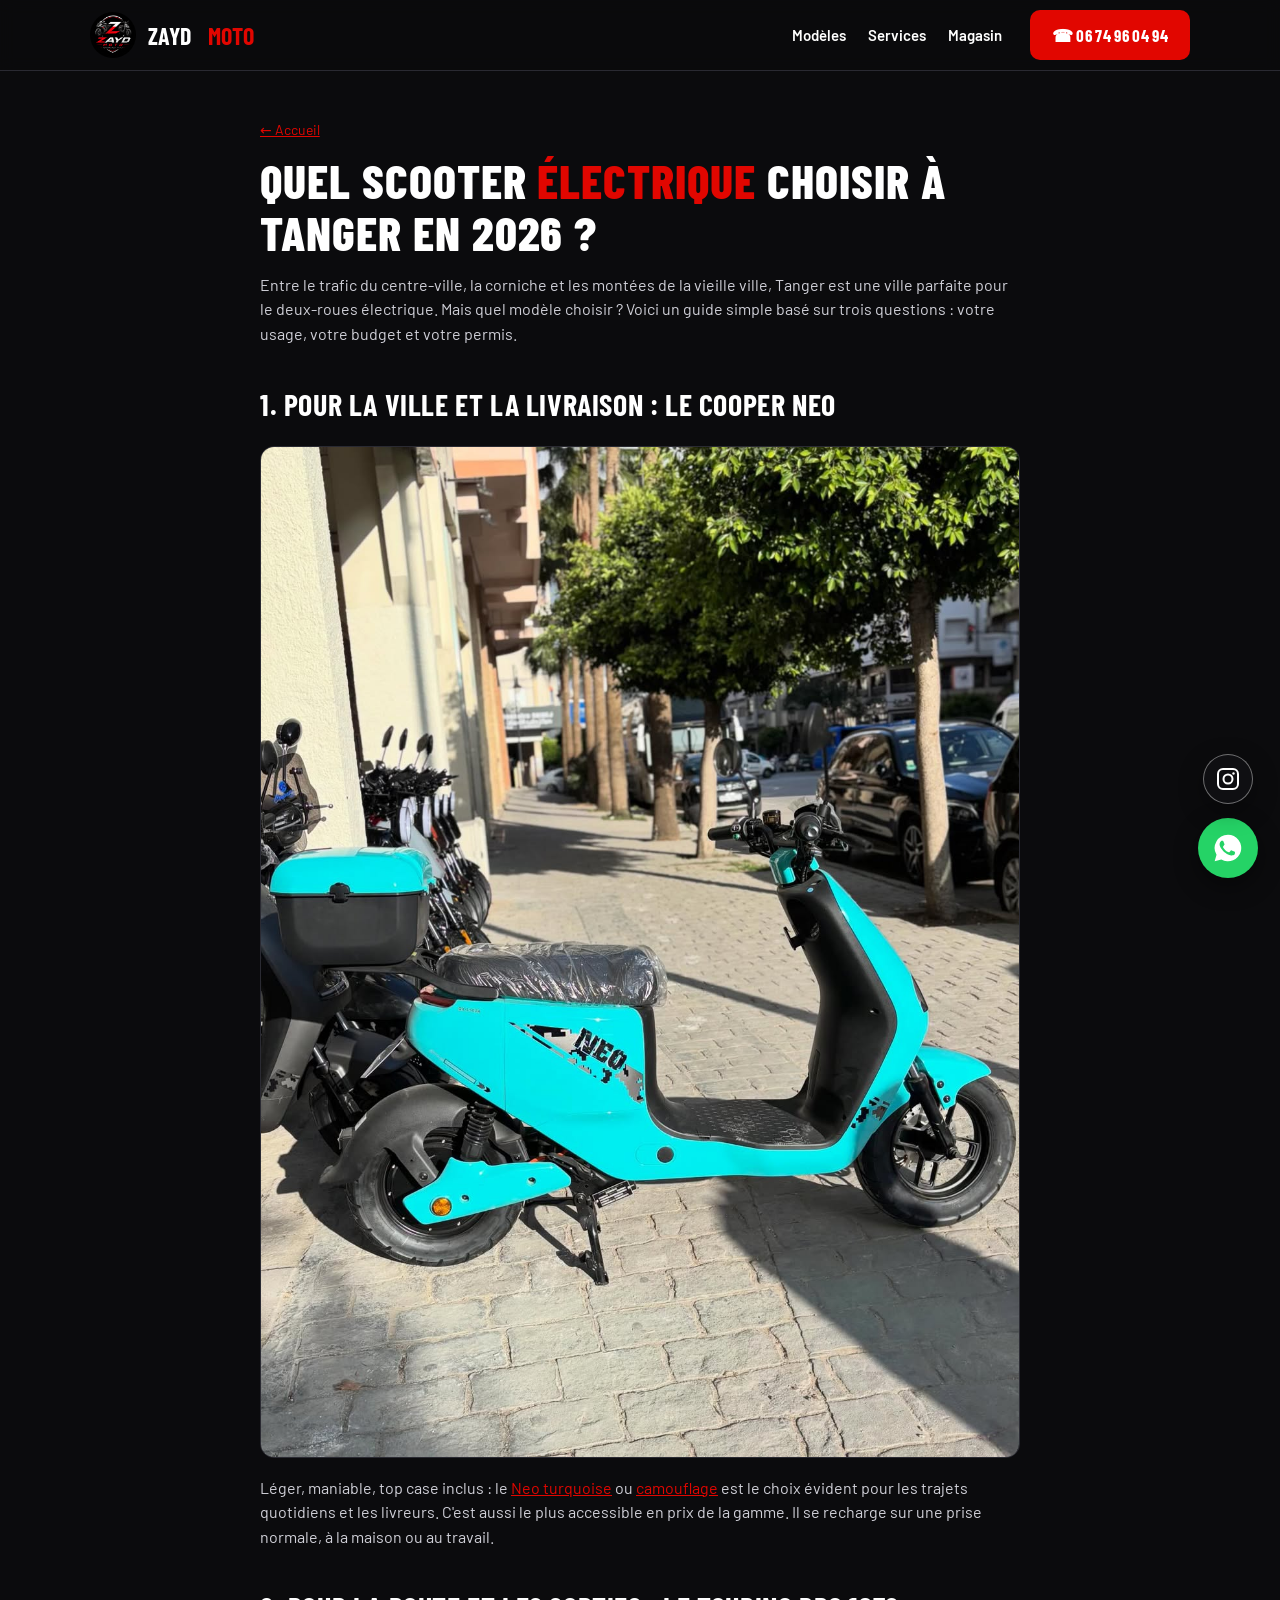
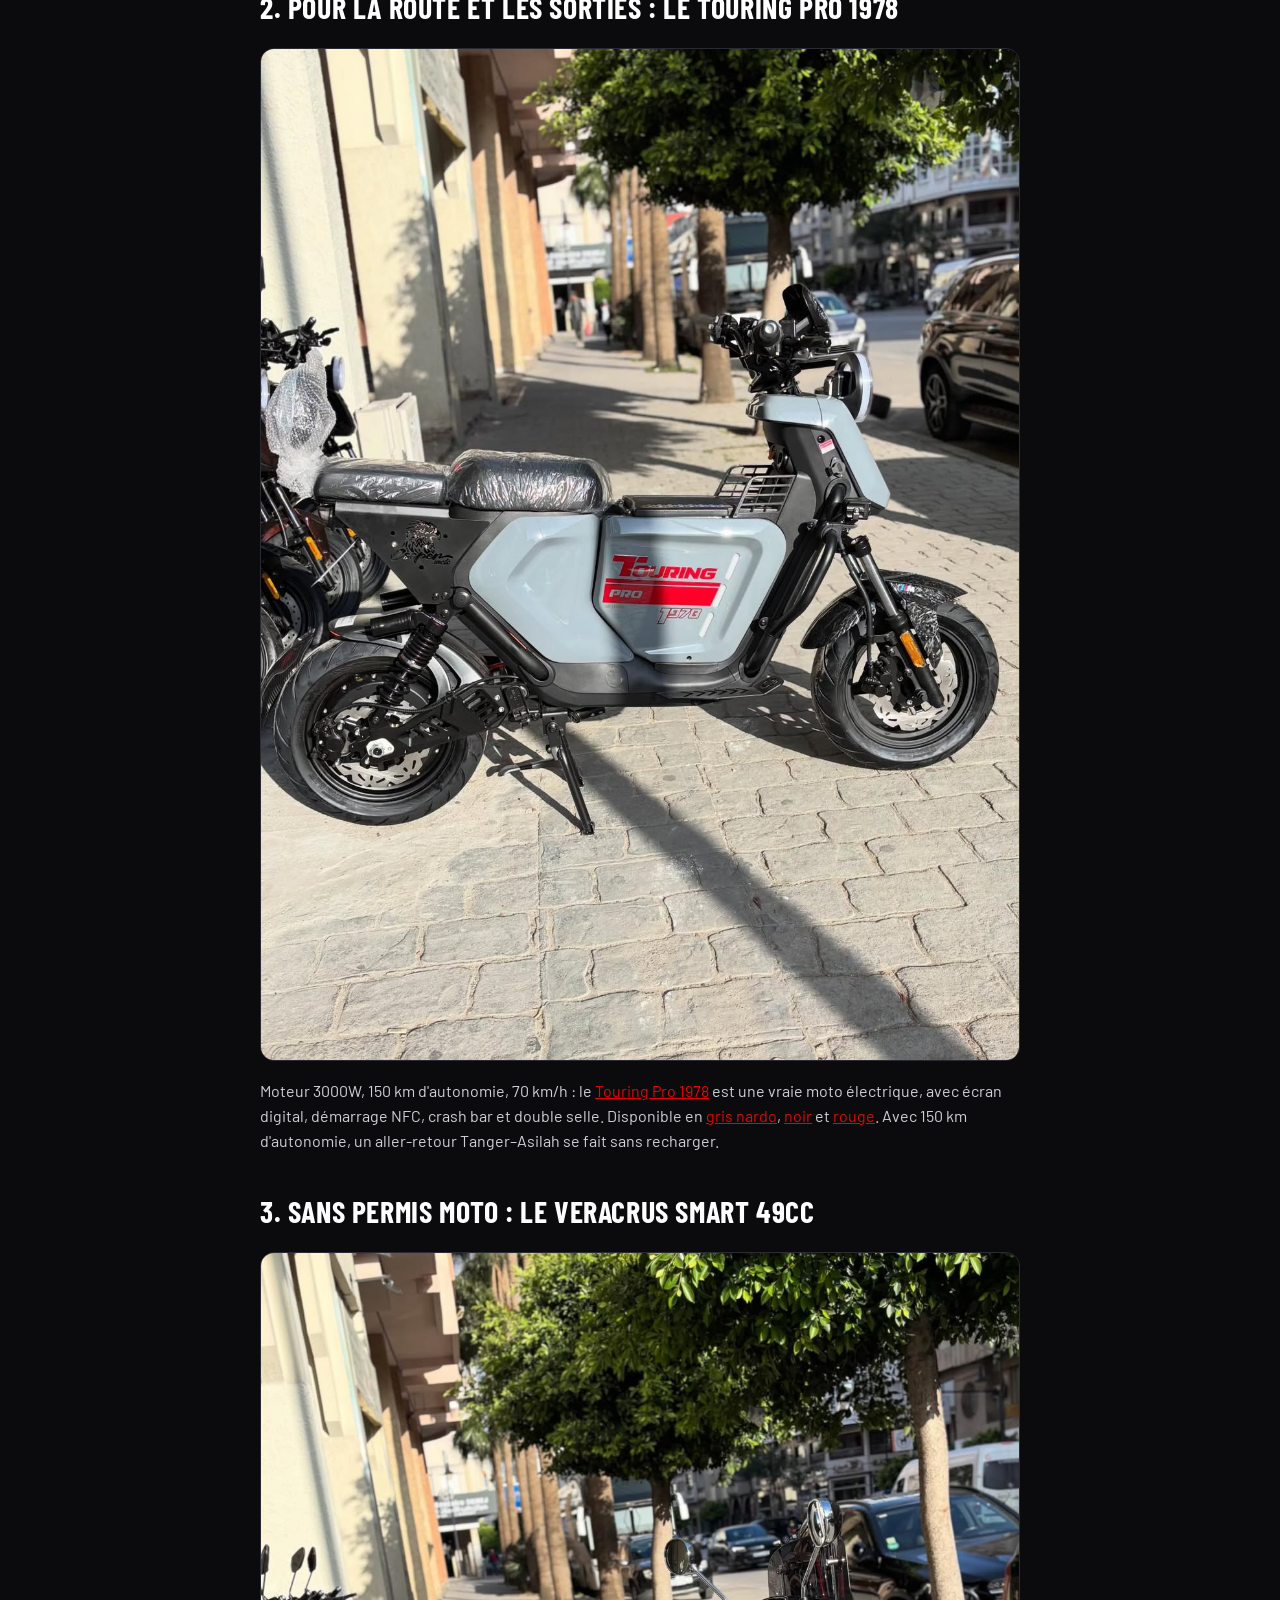
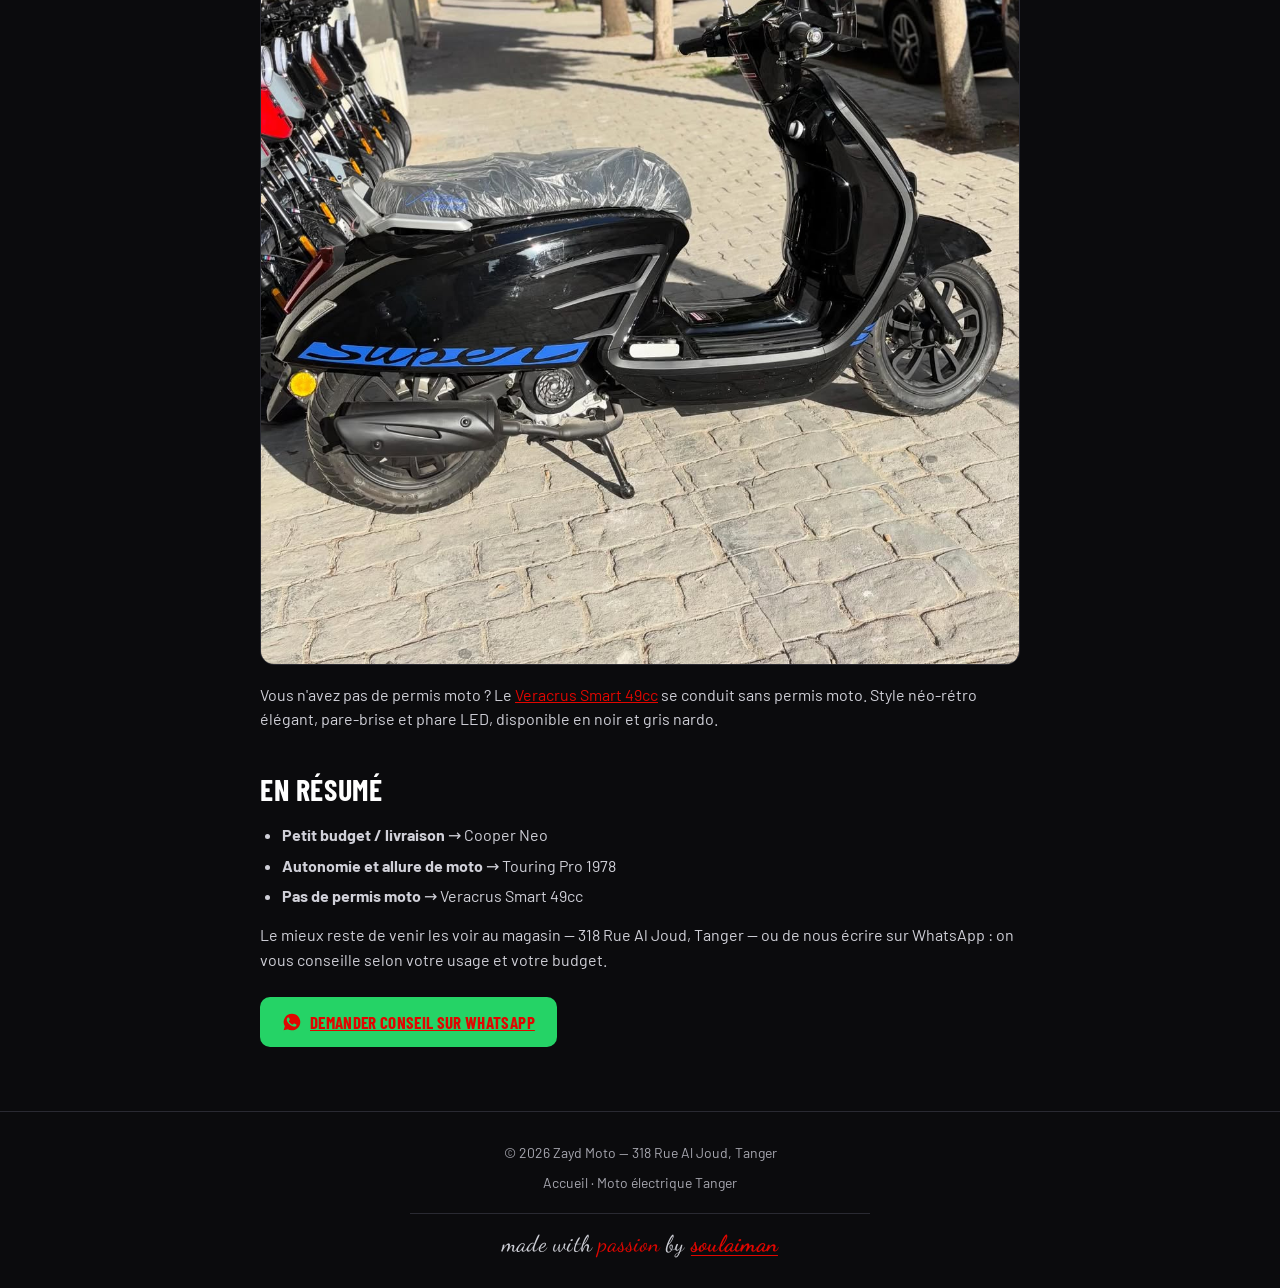
<file: blog-quel-scooter-electrique-choisir-a-tanger.html>
<!DOCTYPE html>
<html lang="fr">
<head>
<meta charset="UTF-8" />
<meta name="viewport" content="width=device-width, initial-scale=1.0" />
<title>Quel scooter électrique choisir à Tanger en 2026 ? | Blog Zayd Moto</title>
<meta name="description" content="Neo, Touring Pro 1978 ou Veracrus 49cc ? Guide simple pour choisir votre scooter ou moto électrique à Tanger : autonomie, permis, budget et usage." />
<link rel="icon" type="image/jpeg" href="logo.jpg" />
<link rel="preconnect" href="https://fonts.googleapis.com" />
<link rel="preconnect" href="https://fonts.gstatic.com" crossorigin="" />
<link href="https://fonts.googleapis.com/css2?family=Barlow+Condensed:wght@600;700;800&amp;family=Barlow:wght@400;600;700&amp;family=Dancing+Script:wght@600;700&amp;display=swap" rel="stylesheet" />
<link rel="stylesheet" href="styles.css" />
<link rel="canonical" href="https://zaydmoto.com/blog-quel-scooter-electrique-choisir-a-tanger.html" />
<meta name="robots" content="index, follow" />
<meta name="theme-color" content="#0b0b0d" />
<meta property="og:type" content="article" />
<meta property="og:title" content="Quel scooter électrique choisir à Tanger en 2026 ?" />
<meta property="og:description" content="Neo, Touring Pro 1978 ou Veracrus 49cc ? Guide simple : autonomie, permis, budget et usage." />
<meta property="og:image" content="https://zaydmoto.com/img/neo-turquoise-1.jpg" />
<meta property="og:url" content="https://zaydmoto.com/blog-quel-scooter-electrique-choisir-a-tanger.html" />
<meta property="og:locale" content="fr_MA" />
<script type="application/ld+json">
{"@context":"https://schema.org","@type":"Article","headline":"Quel scooter électrique choisir à Tanger en 2026 ?","datePublished":"2026-07-06","author":{"@type":"Organization","name":"Zayd Moto"},"publisher":{"@type":"Organization","name":"Zayd Moto","logo":{"@type":"ImageObject","url":"https://zaydmoto.com/img/logo.jpg"}},"image":"https://zaydmoto.com/img/neo-turquoise-1.jpg","mainEntityOfPage":"https://zaydmoto.com/blog-quel-scooter-electrique-choisir-a-tanger.html"}
</script>
</head>
<body>

<header class="site">
  <div class="wrap nav">
    <a class="brand" href="index.html"><img src="logo.jpg" alt="Zayd Moto logo" />Zayd&nbsp;<span class="moto">Moto</span></a>
    <nav class="nav-links">
      <a href="index.html#modeles">Modèles</a>
      <a href="index.html#services">Services</a>
      <a href="index.html#magasin">Magasin</a>
    </nav>
    <a class="btn btn-red" href="tel:0674960494">☎ 06 74 96 04 94</a>
  </div>
</header>

<article class="article" data-screen-label="Blog — Quel scooter choisir">
  <p class="crumb"><a href="index.html">← Accueil</a></p>
  <h1>Quel scooter <span>électrique</span> choisir à Tanger en 2026 ?</h1>
  <p>Entre le trafic du centre-ville, la corniche et les montées de la vieille ville, Tanger est une ville parfaite pour le deux-roues électrique. Mais quel modèle choisir ? Voici un guide simple basé sur trois questions : votre usage, votre budget et votre permis.</p>

  <h2>1. Pour la ville et la livraison : le Cooper Neo</h2>
  <img src="neo-turquoise-1.jpg" alt="Cooper Neo turquoise à Tanger" loading="lazy" />
  <p>Léger, maniable, top case inclus : le <a href="neo-turquoise.html">Neo turquoise</a> ou <a href="neo-camouflage.html">camouflage</a> est le choix évident pour les trajets quotidiens et les livreurs. C'est aussi le plus accessible en prix de la gamme. Il se recharge sur une prise normale, à la maison ou au travail.</p>

  <h2>2. Pour la route et les sorties : le Touring Pro 1978</h2>
  <img src="touring-gris-1.jpg" alt="Cooper Touring Pro 1978 gris nardo à Tanger" loading="lazy" />
  <p>Moteur 3000W, 150 km d'autonomie, 70 km/h : le <a href="touring-pro-gris.html">Touring Pro 1978</a> est une vraie moto électrique, avec écran digital, démarrage NFC, crash bar et double selle. Disponible en <a href="touring-pro-gris.html">gris nardo</a>, <a href="touring-pro-noir.html">noir</a> et <a href="touring-pro-rouge.html">rouge</a>. Avec 150 km d'autonomie, un aller-retour Tanger–Asilah se fait sans recharger.</p>

  <h2>3. Sans permis moto : le Veracrus Smart 49cc</h2>
  <img src="veracrus-noir-1.jpg" alt="Cooper Veracrus Smart noir à Tanger" loading="lazy" />
  <p>Vous n'avez pas de permis moto ? Le <a href="veracrus-smart-noir.html">Veracrus Smart 49cc</a> se conduit sans permis moto. Style néo-rétro élégant, pare-brise et phare LED, disponible en noir et gris nardo.</p>

  <h2>En résumé</h2>
  <ul>
    <li><strong>Petit budget / livraison</strong> → Cooper Neo</li>
    <li><strong>Autonomie et allure de moto</strong> → Touring Pro 1978</li>
    <li><strong>Pas de permis moto</strong> → Veracrus Smart 49cc</li>
  </ul>
  <p>Le mieux reste de venir les voir au magasin — 318 Rue Al Joud, Tanger — ou de nous écrire sur WhatsApp : on vous conseille selon votre usage et votre budget.</p>

  <a class="btn btn-wa" href="https://wa.me/212674960494?text=Bonjour%2C%20j%27h%C3%A9site%20entre%20plusieurs%20mod%C3%A8les">
    <svg viewBox="0 0 24 24" fill="currentColor"><path d="M12 2a10 10 0 0 0-8.6 15.1L2 22l5-1.3A10 10 0 1 0 12 2Zm5.4 14.1c-.2.7-1.3 1.3-1.9 1.4-.5.1-1.1.1-1.8-.1-.4-.1-1-.3-1.7-.6-3-1.3-4.9-4.3-5.1-4.5-.1-.2-1.2-1.6-1.2-3s.7-2.1 1-2.4c.2-.3.5-.3.7-.3h.5c.2 0 .4 0 .6.4l.8 2c.1.2.1.4 0 .6l-.4.6-.5.6c-.2.2-.3.4-.1.7.2.3.8 1.3 1.7 2.1 1.2 1.1 2.2 1.4 2.5 1.5.3.1.5.1.7-.1l.9-1.1c.2-.3.4-.2.7-.1l1.9.9c.3.1.5.2.5.3.1.1.1.6-.2 1.1Z"/></svg>
    Demander conseil sur WhatsApp
  </a>
</article>

<footer>
  <div class="wrap foot">
    <span>© 2026 Zayd Moto — 318 Rue Al Joud, Tanger</span>
    <span><a href="index.html">Accueil</a> · <a href="moto-electrique-tanger.html">Moto électrique Tanger</a></span>
    <span class="signature">made with <span class="sig-red">passion</span> by <a class="sig-red sig-name" href="tel:0675920379">soulaiman</a></span>
  </div>
</footer>

<a class="wa-float" href="https://wa.me/212674960494" aria-label="WhatsApp">
  <svg viewBox="0 0 24 24" fill="currentColor"><path d="M12 2a10 10 0 0 0-8.6 15.1L2 22l5-1.3A10 10 0 1 0 12 2Zm5.4 14.1c-.2.7-1.3 1.3-1.9 1.4-.5.1-1.1.1-1.8-.1-.4-.1-1-.3-1.7-.6-3-1.3-4.9-4.3-5.1-4.5-.1-.2-1.2-1.6-1.2-3s.7-2.1 1-2.4c.2-.3.5-.3.7-.3h.5c.2 0 .4 0 .6.4l.8 2c.1.2.1.4 0 .6l-.4.6-.5.6c-.2.2-.3.4-.1.7.2.3.8 1.3 1.7 2.1 1.2 1.1 2.2 1.4 2.5 1.5.3.1.5.1.7-.1l.9-1.1c.2-.3.4-.2.7-.1l1.9.9c.3.1.5.2.5.3.1.1.1.6-.2 1.1Z"/></svg>
</a>
<a class="ig-float" href="https://www.instagram.com/zayd_moto1" target="_blank" rel="noopener" aria-label="Instagram">
  <svg viewBox="0 0 24 24" fill="none" stroke="currentColor" stroke-width="2"><rect x="2" y="2" width="20" height="20" rx="5"/><circle cx="12" cy="12" r="4.5"/><circle cx="17.5" cy="6.5" r="1.2" fill="currentColor" stroke="none"/></svg>
</a>

<script src="nav.js"></script>
</body>
</html>
</file>
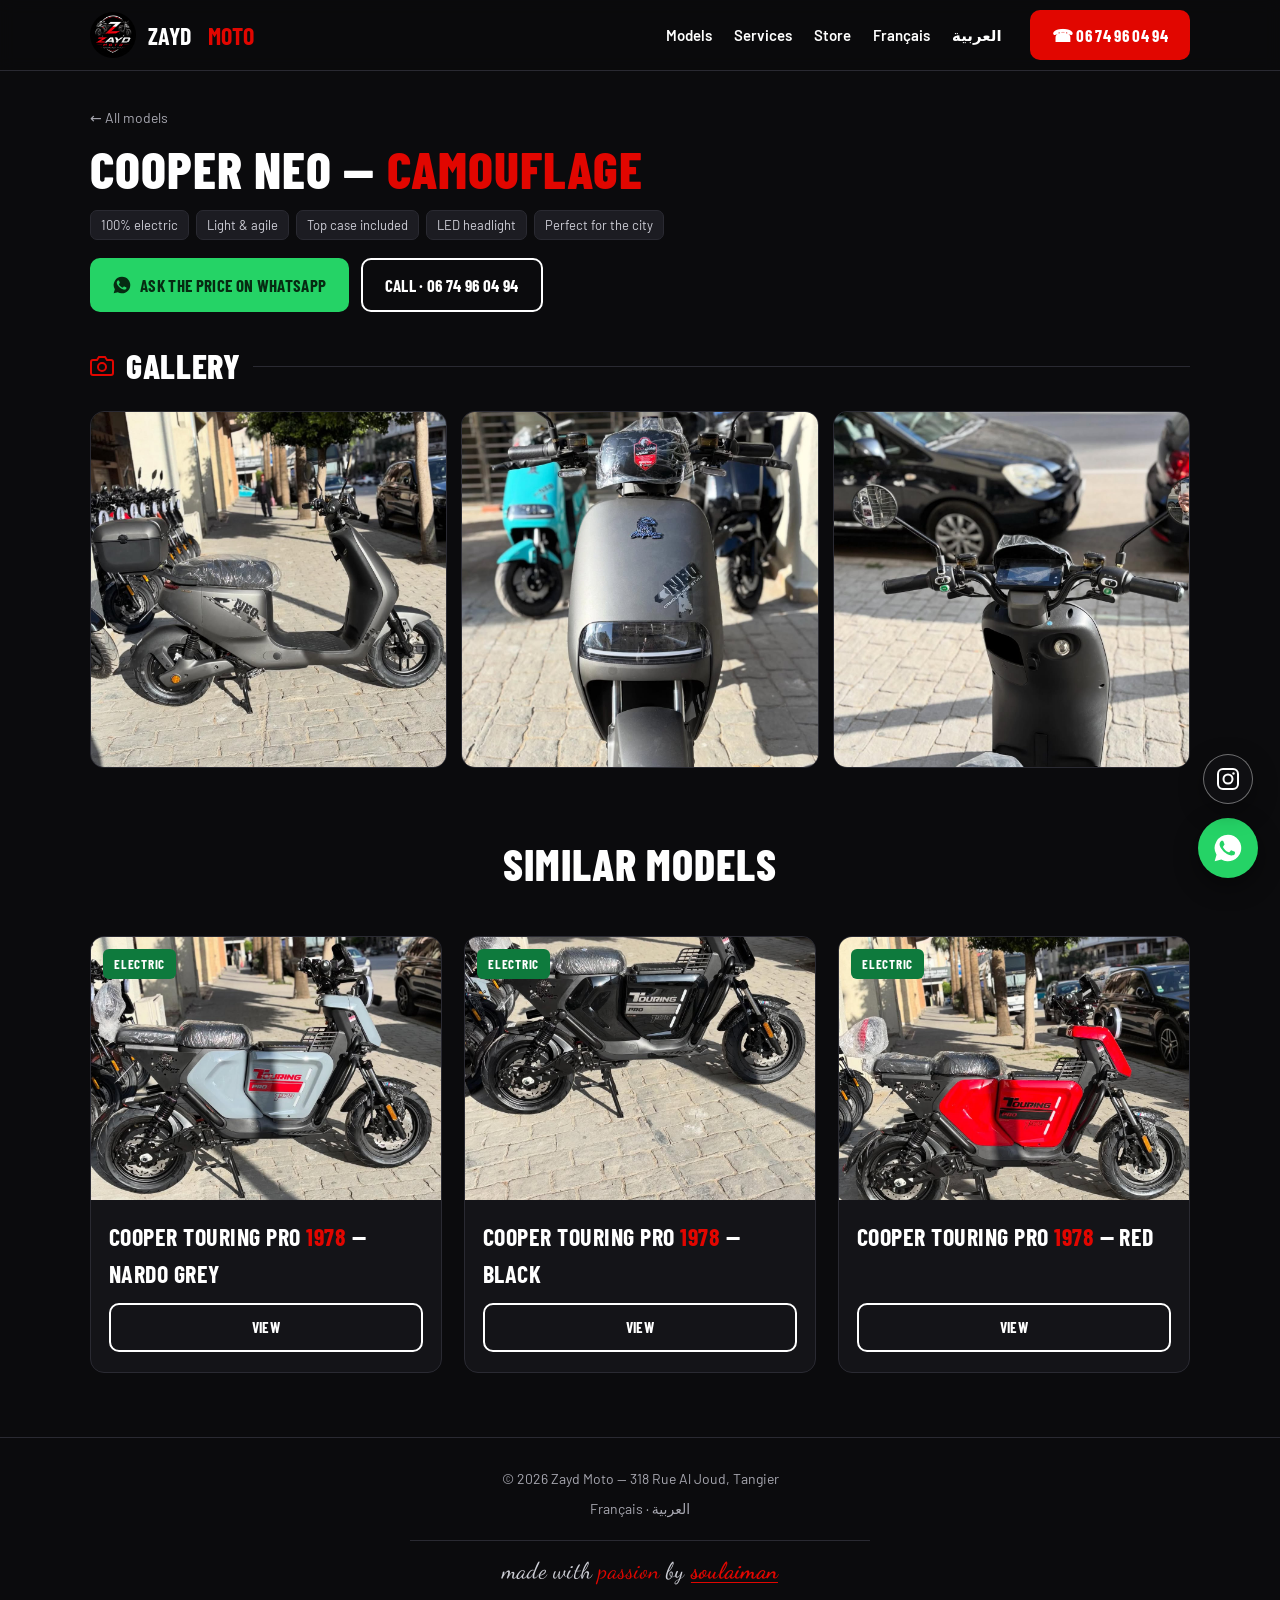
<file: en-neo-camouflage.html>
<!DOCTYPE html>
<html lang="en">
<head>
<meta charset="UTF-8" />
<meta name="viewport" content="width=device-width, initial-scale=1.0" />
<title>Cooper Neo Camouflage — Electric motorcycle in Tangier | Zayd Moto</title>
<meta name="description" content="Cooper Neo Camouflage at Zayd Moto in Tangier: photos, specs and price on WhatsApp. Brand new with warranty, delivery all over Morocco." />
<link rel="icon" type="image/jpeg" href="logo.jpg" />
<link rel="preconnect" href="https://fonts.googleapis.com" />
<link rel="preconnect" href="https://fonts.gstatic.com" crossorigin="" />
<link href="https://fonts.googleapis.com/css2?family=Barlow+Condensed:wght@600;700;800&amp;family=Barlow:wght@400;600;700&amp;family=Dancing+Script:wght@600;700&amp;display=swap" rel="stylesheet" />
<link rel="stylesheet" href="styles.css" />
<link rel="alternate" hreflang="fr" href="https://zaydmoto.com/neo-camouflage.html" />
<link rel="alternate" hreflang="en" href="https://zaydmoto.com/en-neo-camouflage.html" />
<link rel="alternate" hreflang="ar" href="https://zaydmoto.com/ar-neo-camouflage.html" />
<link rel="canonical" href="https://zaydmoto.com/en-neo-camouflage.html" />
<meta name="robots" content="index, follow" />
<meta name="theme-color" content="#0b0b0d" />
<meta property="og:url" content="https://zaydmoto.com/en-neo-camouflage.html" />
<meta property="og:type" content="product" />
<meta property="og:title" content="Cooper Neo Camouflage — Electric motorcycle in Tangier | Zayd Moto" />
<meta property="og:description" content="Cooper Neo Camouflage at Zayd Moto in Tangier: photos, specs and price on WhatsApp. Brand new with warranty, delivery all over Morocco." />
<meta property="og:image" content="https://zaydmoto.com/img/neo-gris-1.jpg" />
<meta property="og:locale" content="en_US" />
<script type="application/ld+json">
{"@context":"https://schema.org","@type":"Product","name":"Cooper Neo Camouflage","brand":{"@type":"Brand","name":"Cooper Moto"},"description":"The grey camouflage Cooper Neo: a compact, budget-friendly electric scooter, perfect for the city and delivery work. Top case included.","image":["../../img/neo-gris-1.jpg","../../img/neo-gris-2.jpg","../../img/neo-gris-5.jpg"],"offers":{"@type":"Offer","availability":"https://schema.org/InStock","priceCurrency":"MAD","seller":{"@type":"MotorcycleDealer","name":"Zayd Moto","telephone":"+212674960494"}}}
</script>
</head>
<body>

<header class="site">
  <div class="wrap nav">
    <a class="brand" href="en.html"><img src="logo.jpg" alt="Zayd Moto logo" />Zayd&nbsp;<span class="moto">Moto</span></a>
    <nav class="nav-links">
      <a href="en.html#modeles">Models</a>
      <a href="en.html#services">Services</a>
      <a href="en.html#magasin">Store</a>
      <a href="neo-camouflage.html">Français</a>
      <a href="ar-neo-camouflage.html">العربية</a>
    </nav>
    <a class="btn btn-red" href="tel:0674960494">☎ 06 74 96 04 94</a>
  </div>
</header>

<section class="detail-hero" data-screen-label="Cooper Neo Camouflage">
  <div class="wrap">
    <p class="crumb"><a href="en.html#modeles">← All models</a></p>
    <div class="detail-head">
      <h1>Cooper Neo — <span>Camouflage</span></h1>
    </div>
    <div class="specs"><span class="spec">100% electric</span><span class="spec">Light & agile</span><span class="spec">Top case included</span><span class="spec">LED headlight</span><span class="spec">Perfect for the city</span></div>
    <div class="detail-ctas">
      <a class="btn btn-wa" href="https://wa.me/212674960494?text=Hello%2C%20I'm%20interested%20in%20the%20Cooper%20Neo%20Camouflage"><svg viewBox="0 0 24 24" fill="currentColor"><path d="M12 2a10 10 0 0 0-8.6 15.1L2 22l5-1.3A10 10 0 1 0 12 2Zm5.4 14.1c-.2.7-1.3 1.3-1.9 1.4-.5.1-1.1.1-1.8-.1-.4-.1-1-.3-1.7-.6-3-1.3-4.9-4.3-5.1-4.5-.1-.2-1.2-1.6-1.2-3s.7-2.1 1-2.4c.2-.3.5-.3.7-.3h.5c.2 0 .4 0 .6.4l.8 2c.1.2.1.4 0 .6l-.4.6-.5.6c-.2.2-.3.4-.1.7.2.3.8 1.3 1.7 2.1 1.2 1.1 2.2 1.4 2.5 1.5.3.1.5.1.7-.1l.9-1.1c.2-.3.4-.2.7-.1l1.9.9c.3.1.5.2.5.3.1.1.1.6-.2 1.1Z"/></svg> Ask the price on WhatsApp</a>
      <a class="btn btn-ghost" href="tel:0674960494">Call · 06 74 96 04 94</a>
    </div>

    <div class="gal-head"><svg viewBox="0 0 24 24" fill="none" stroke="currentColor" stroke-width="2"><path d="M23 19a2 2 0 0 1-2 2H3a2 2 0 0 1-2-2V8a2 2 0 0 1 2-2h4l2-3h6l2 3h4a2 2 0 0 1 2 2z"/><circle cx="12" cy="13" r="4"/></svg><h2>Gallery</h2></div>
    <div class="gallery" data-screen-label="Gallery">
      <a href="neo-gris-1.jpg" data-i="0"><img src="neo-gris-1.jpg" alt="Cooper Neo Camouflage — 1" loading="lazy" /></a>
      <a href="neo-gris-2.jpg" data-i="1"><img src="neo-gris-2.jpg" alt="Cooper Neo Camouflage — 2" loading="lazy" /></a>
      <a href="neo-gris-5.jpg" data-i="2"><img src="neo-gris-5.jpg" alt="Cooper Neo Camouflage — 3" loading="lazy" /></a>
    </div>
  </div>
</section>

<section class="similar" data-screen-label="Similar models">
  <div class="wrap">
    <div class="sec-head">
      <h2>Similar models</h2>
    </div>
    <div class="models">
      <article class="card">
        <div class="ph"><span class="badge elec">Electric</span><img src="touring-gris-1.jpg" alt="Cooper Touring Pro 1978 Nardo Grey" loading="lazy" /><a class="ph-link" href="en-touring-pro-gris.html" aria-label="Cooper Touring Pro 1978 Nardo Grey"></a></div>
        <div class="card-body">
          <h3>Cooper Touring Pro <span>1978</span> — Nardo Grey</h3>
          <div class="card-cta">
            <a class="btn btn-ghost" href="en-touring-pro-gris.html">View</a>
          </div>
        </div>
      </article>
      <article class="card">
        <div class="ph"><span class="badge elec">Electric</span><img src="touring-noir-1.jpg" alt="Cooper Touring Pro 1978 Black" loading="lazy" /><a class="ph-link" href="en-touring-pro-noir.html" aria-label="Cooper Touring Pro 1978 Black"></a></div>
        <div class="card-body">
          <h3>Cooper Touring Pro <span>1978</span> — Black</h3>
          <div class="card-cta">
            <a class="btn btn-ghost" href="en-touring-pro-noir.html">View</a>
          </div>
        </div>
      </article>
      <article class="card">
        <div class="ph"><span class="badge elec">Electric</span><img src="touring-rouge-1.jpg" alt="Cooper Touring Pro 1978 Red" loading="lazy" /><a class="ph-link" href="en-touring-pro-rouge.html" aria-label="Cooper Touring Pro 1978 Red"></a></div>
        <div class="card-body">
          <h3>Cooper Touring Pro <span>1978</span> — Red</h3>
          <div class="card-cta">
            <a class="btn btn-ghost" href="en-touring-pro-rouge.html">View</a>
          </div>
        </div>
      </article>
    </div>
  </div>
</section>

<footer>
  <div class="wrap foot">
    <span>© 2026 Zayd Moto — 318 Rue Al Joud, Tangier</span>
    <span><a href="neo-camouflage.html">Français</a> · <a href="ar-neo-camouflage.html">العربية</a></span>
    <span class="signature">made with <span class="sig-red">passion</span> by <a class="sig-red sig-name" href="tel:0675920379">soulaiman</a></span>
  </div>
</footer>

<a class="wa-float" href="https://wa.me/212674960494" aria-label="WhatsApp">
  <svg viewBox="0 0 24 24" fill="currentColor"><path d="M12 2a10 10 0 0 0-8.6 15.1L2 22l5-1.3A10 10 0 1 0 12 2Zm5.4 14.1c-.2.7-1.3 1.3-1.9 1.4-.5.1-1.1.1-1.8-.1-.4-.1-1-.3-1.7-.6-3-1.3-4.9-4.3-5.1-4.5-.1-.2-1.2-1.6-1.2-3s.7-2.1 1-2.4c.2-.3.5-.3.7-.3h.5c.2 0 .4 0 .6.4l.8 2c.1.2.1.4 0 .6l-.4.6-.5.6c-.2.2-.3.4-.1.7.2.3.8 1.3 1.7 2.1 1.2 1.1 2.2 1.4 2.5 1.5.3.1.5.1.7-.1l.9-1.1c.2-.3.4-.2.7-.1l1.9.9c.3.1.5.2.5.3.1.1.1.6-.2 1.1Z"/></svg>
</a>
<a class="ig-float" href="https://www.instagram.com/zayd_moto1" target="_blank" rel="noopener" aria-label="Instagram">
  <svg viewBox="0 0 24 24" fill="none" stroke="currentColor" stroke-width="2"><rect x="2" y="2" width="20" height="20" rx="5"/><circle cx="12" cy="12" r="4.5"/><circle cx="17.5" cy="6.5" r="1.2" fill="currentColor" stroke="none"/></svg>
</a>

<div class="lb" id="lb" role="dialog" aria-modal="true">
  <button class="lb-close" aria-label="Close">×</button>
  <button class="lb-nav lb-prev" aria-label="Previous">‹</button>
  <img alt="" />
  <button class="lb-nav lb-next" aria-label="Next">›</button>
</div>
<script>
(function(){
  var links=[].slice.call(document.querySelectorAll('.gallery a'));
  var lb=document.getElementById('lb'), im=lb.querySelector('img'), cur=0;
  function show(i){cur=(i+links.length)%links.length;im.src=links[cur].href;lb.classList.add('open');}
  links.forEach(function(a,i){a.addEventListener('click',function(e){e.preventDefault();show(i);});});
  lb.querySelector('.lb-close').addEventListener('click',function(){lb.classList.remove('open');});
  lb.querySelector('.lb-prev').addEventListener('click',function(){show(cur-1);});
  lb.querySelector('.lb-next').addEventListener('click',function(){show(cur+1);});
  lb.addEventListener('click',function(e){if(e.target===lb)lb.classList.remove('open');});
  document.addEventListener('keydown',function(e){
    if(!lb.classList.contains('open'))return;
    if(e.key==='Escape')lb.classList.remove('open');
    if(e.key==='ArrowLeft')show(cur-1);
    if(e.key==='ArrowRight')show(cur+1);
  });
})();
</script>

</body>
</html>
</file>
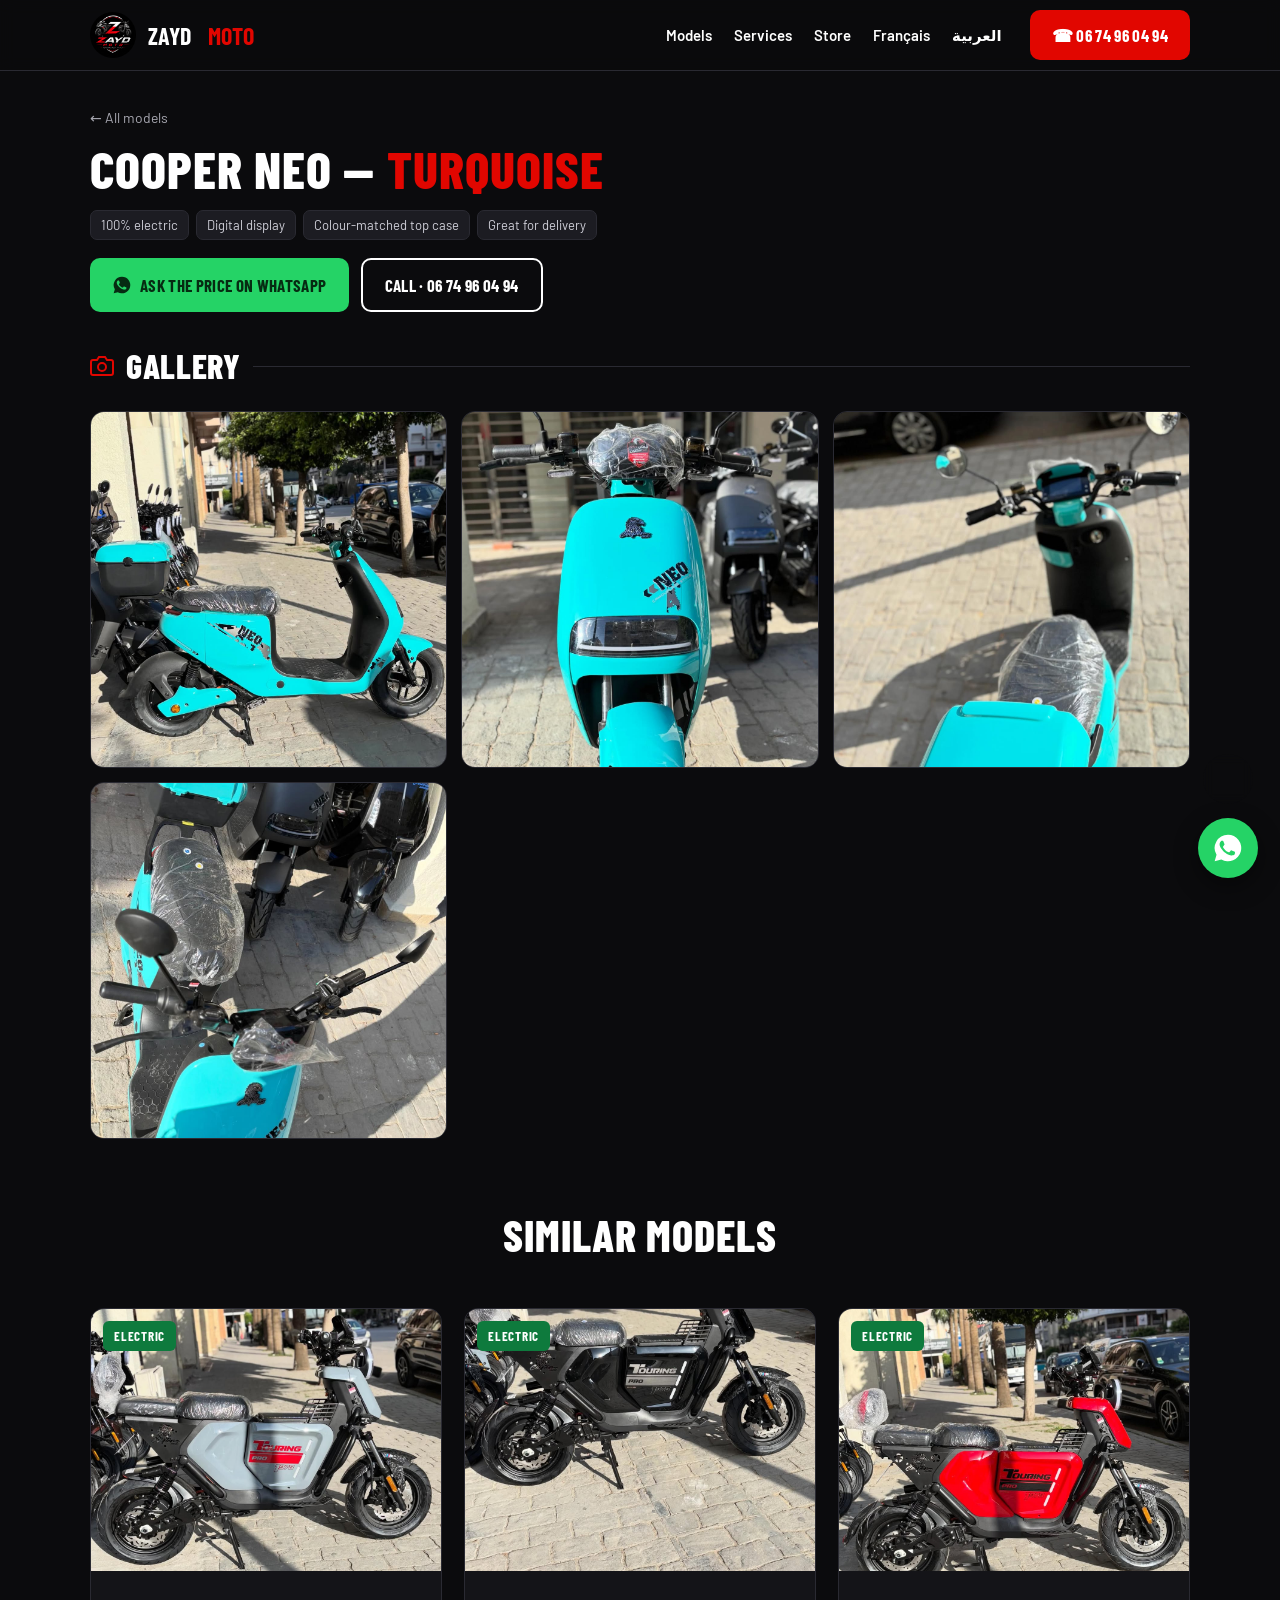
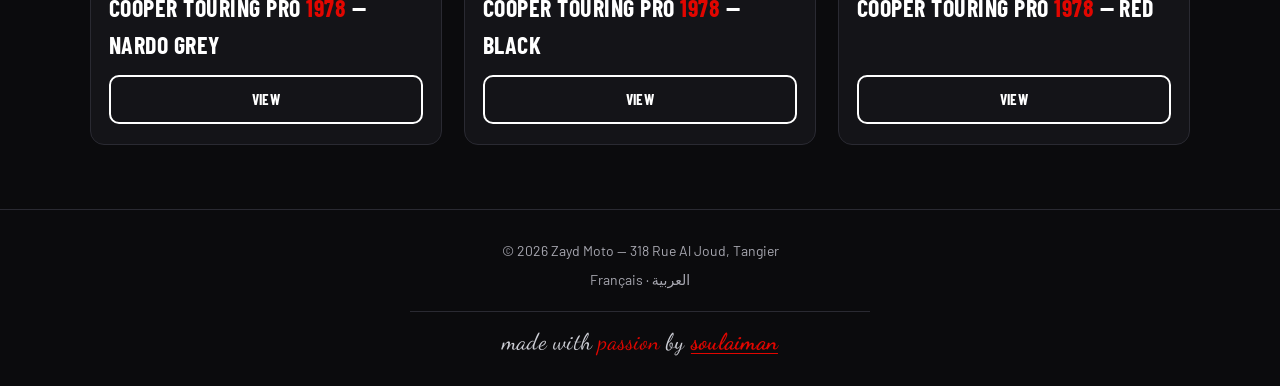
<file: en-neo-turquoise.html>
<!DOCTYPE html>
<html lang="en">
<head>
<meta charset="UTF-8" />
<meta name="viewport" content="width=device-width, initial-scale=1.0" />
<title>Cooper Neo Turquoise — Electric motorcycle in Tangier | Zayd Moto</title>
<meta name="description" content="Cooper Neo Turquoise at Zayd Moto in Tangier: photos, specs and price on WhatsApp. Brand new with warranty, delivery all over Morocco." />
<link rel="icon" type="image/jpeg" href="logo.jpg" />
<link rel="preconnect" href="https://fonts.googleapis.com" />
<link rel="preconnect" href="https://fonts.gstatic.com" crossorigin="" />
<link href="https://fonts.googleapis.com/css2?family=Barlow+Condensed:wght@600;700;800&amp;family=Barlow:wght@400;600;700&amp;family=Dancing+Script:wght@600;700&amp;display=swap" rel="stylesheet" />
<link rel="stylesheet" href="styles.css" />
<link rel="alternate" hreflang="fr" href="https://zaydmoto.com/neo-turquoise.html" />
<link rel="alternate" hreflang="en" href="https://zaydmoto.com/en-neo-turquoise.html" />
<link rel="alternate" hreflang="ar" href="https://zaydmoto.com/ar-neo-turquoise.html" />
<link rel="canonical" href="https://zaydmoto.com/en-neo-turquoise.html" />
<meta name="robots" content="index, follow" />
<meta name="theme-color" content="#0b0b0d" />
<meta property="og:url" content="https://zaydmoto.com/en-neo-turquoise.html" />
<meta property="og:type" content="product" />
<meta property="og:title" content="Cooper Neo Turquoise — Electric motorcycle in Tangier | Zayd Moto" />
<meta property="og:description" content="Cooper Neo Turquoise at Zayd Moto in Tangier: photos, specs and price on WhatsApp. Brand new with warranty, delivery all over Morocco." />
<meta property="og:image" content="https://zaydmoto.com/img/neo-turquoise-1.jpg" />
<meta property="og:locale" content="en_US" />
<script type="application/ld+json">
{"@context":"https://schema.org","@type":"Product","name":"Cooper Neo Turquoise","brand":{"@type":"Brand","name":"Cooper Moto"},"description":"The turquoise Cooper Neo: a one-of-a-kind look in Tangier, digital display and matching top case. Brand-new electric scooter with warranty.","image":["../../img/neo-turquoise-1.jpg","../../img/neo-turquoise-2.jpg","../../img/neo-turquoise-5.jpg","../../img/neo-turquoise-6.jpg"],"offers":{"@type":"Offer","availability":"https://schema.org/InStock","priceCurrency":"MAD","seller":{"@type":"MotorcycleDealer","name":"Zayd Moto","telephone":"+212674960494"}}}
</script>
</head>
<body>

<header class="site">
  <div class="wrap nav">
    <a class="brand" href="en.html"><img src="logo.jpg" alt="Zayd Moto logo" />Zayd&nbsp;<span class="moto">Moto</span></a>
    <nav class="nav-links">
      <a href="en.html#modeles">Models</a>
      <a href="en.html#services">Services</a>
      <a href="en.html#magasin">Store</a>
      <a href="neo-turquoise.html">Français</a>
      <a href="ar-neo-turquoise.html">العربية</a>
    </nav>
    <a class="btn btn-red" href="tel:0674960494">☎ 06 74 96 04 94</a>
  </div>
</header>

<section class="detail-hero" data-screen-label="Cooper Neo Turquoise">
  <div class="wrap">
    <p class="crumb"><a href="en.html#modeles">← All models</a></p>
    <div class="detail-head">
      <h1>Cooper Neo — <span>Turquoise</span></h1>
    </div>
    <div class="specs"><span class="spec">100% electric</span><span class="spec">Digital display</span><span class="spec">Colour-matched top case</span><span class="spec">Great for delivery</span></div>
    <div class="detail-ctas">
      <a class="btn btn-wa" href="https://wa.me/212674960494?text=Hello%2C%20I'm%20interested%20in%20the%20Cooper%20Neo%20Turquoise"><svg viewBox="0 0 24 24" fill="currentColor"><path d="M12 2a10 10 0 0 0-8.6 15.1L2 22l5-1.3A10 10 0 1 0 12 2Zm5.4 14.1c-.2.7-1.3 1.3-1.9 1.4-.5.1-1.1.1-1.8-.1-.4-.1-1-.3-1.7-.6-3-1.3-4.9-4.3-5.1-4.5-.1-.2-1.2-1.6-1.2-3s.7-2.1 1-2.4c.2-.3.5-.3.7-.3h.5c.2 0 .4 0 .6.4l.8 2c.1.2.1.4 0 .6l-.4.6-.5.6c-.2.2-.3.4-.1.7.2.3.8 1.3 1.7 2.1 1.2 1.1 2.2 1.4 2.5 1.5.3.1.5.1.7-.1l.9-1.1c.2-.3.4-.2.7-.1l1.9.9c.3.1.5.2.5.3.1.1.1.6-.2 1.1Z"/></svg> Ask the price on WhatsApp</a>
      <a class="btn btn-ghost" href="tel:0674960494">Call · 06 74 96 04 94</a>
    </div>

    <div class="gal-head"><svg viewBox="0 0 24 24" fill="none" stroke="currentColor" stroke-width="2"><path d="M23 19a2 2 0 0 1-2 2H3a2 2 0 0 1-2-2V8a2 2 0 0 1 2-2h4l2-3h6l2 3h4a2 2 0 0 1 2 2z"/><circle cx="12" cy="13" r="4"/></svg><h2>Gallery</h2></div>
    <div class="gallery" data-screen-label="Gallery">
      <a href="neo-turquoise-1.jpg" data-i="0"><img src="neo-turquoise-1.jpg" alt="Cooper Neo Turquoise — 1" loading="lazy" /></a>
      <a href="neo-turquoise-2.jpg" data-i="1"><img src="neo-turquoise-2.jpg" alt="Cooper Neo Turquoise — 2" loading="lazy" /></a>
      <a href="neo-turquoise-5.jpg" data-i="2"><img src="neo-turquoise-5.jpg" alt="Cooper Neo Turquoise — 3" loading="lazy" /></a>
      <a href="neo-turquoise-6.jpg" data-i="3"><img src="neo-turquoise-6.jpg" alt="Cooper Neo Turquoise — 4" loading="lazy" /></a>
    </div>
  </div>
</section>

<section class="similar" data-screen-label="Similar models">
  <div class="wrap">
    <div class="sec-head">
      <h2>Similar models</h2>
    </div>
    <div class="models">
      <article class="card">
        <div class="ph"><span class="badge elec">Electric</span><img src="touring-gris-1.jpg" alt="Cooper Touring Pro 1978 Nardo Grey" loading="lazy" /><a class="ph-link" href="en-touring-pro-gris.html" aria-label="Cooper Touring Pro 1978 Nardo Grey"></a></div>
        <div class="card-body">
          <h3>Cooper Touring Pro <span>1978</span> — Nardo Grey</h3>
          <div class="card-cta">
            <a class="btn btn-ghost" href="en-touring-pro-gris.html">View</a>
          </div>
        </div>
      </article>
      <article class="card">
        <div class="ph"><span class="badge elec">Electric</span><img src="touring-noir-1.jpg" alt="Cooper Touring Pro 1978 Black" loading="lazy" /><a class="ph-link" href="en-touring-pro-noir.html" aria-label="Cooper Touring Pro 1978 Black"></a></div>
        <div class="card-body">
          <h3>Cooper Touring Pro <span>1978</span> — Black</h3>
          <div class="card-cta">
            <a class="btn btn-ghost" href="en-touring-pro-noir.html">View</a>
          </div>
        </div>
      </article>
      <article class="card">
        <div class="ph"><span class="badge elec">Electric</span><img src="touring-rouge-1.jpg" alt="Cooper Touring Pro 1978 Red" loading="lazy" /><a class="ph-link" href="en-touring-pro-rouge.html" aria-label="Cooper Touring Pro 1978 Red"></a></div>
        <div class="card-body">
          <h3>Cooper Touring Pro <span>1978</span> — Red</h3>
          <div class="card-cta">
            <a class="btn btn-ghost" href="en-touring-pro-rouge.html">View</a>
          </div>
        </div>
      </article>
    </div>
  </div>
</section>

<footer>
  <div class="wrap foot">
    <span>© 2026 Zayd Moto — 318 Rue Al Joud, Tangier</span>
    <span><a href="neo-turquoise.html">Français</a> · <a href="ar-neo-turquoise.html">العربية</a></span>
    <span class="signature">made with <span class="sig-red">passion</span> by <a class="sig-red sig-name" href="tel:0675920379">soulaiman</a></span>
  </div>
</footer>

<a class="wa-float" href="https://wa.me/212674960494" aria-label="WhatsApp">
  <svg viewBox="0 0 24 24" fill="currentColor"><path d="M12 2a10 10 0 0 0-8.6 15.1L2 22l5-1.3A10 10 0 1 0 12 2Zm5.4 14.1c-.2.7-1.3 1.3-1.9 1.4-.5.1-1.1.1-1.8-.1-.4-.1-1-.3-1.7-.6-3-1.3-4.9-4.3-5.1-4.5-.1-.2-1.2-1.6-1.2-3s.7-2.1 1-2.4c.2-.3.5-.3.7-.3h.5c.2 0 .4 0 .6.4l.8 2c.1.2.1.4 0 .6l-.4.6-.5.6c-.2.2-.3.4-.1.7.2.3.8 1.3 1.7 2.1 1.2 1.1 2.2 1.4 2.5 1.5.3.1.5.1.7-.1l.9-1.1c.2-.3.4-.2.7-.1l1.9.9c.3.1.5.2.5.3.1.1.1.6-.2 1.1Z"/></svg>
</a>
<a class="ig-float" href="https://www.instagram.com/zayd_moto1" target="_blank" rel="noopener" aria-label="Instagram">
  <svg viewBox="0 0 24 24" fill="none" stroke="currentColor" stroke-width="2"><rect x="2" y="2" width="20" height="20" rx="5"/><circle cx="12" cy="12" r="4.5"/><circle cx="17.5" cy="6.5" r="1.2" fill="currentColor" stroke="none"/></svg>
</a>

<div class="lb" id="lb" role="dialog" aria-modal="true">
  <button class="lb-close" aria-label="Close">×</button>
  <button class="lb-nav lb-prev" aria-label="Previous">‹</button>
  <img alt="" />
  <button class="lb-nav lb-next" aria-label="Next">›</button>
</div>
<script>
(function(){
  var links=[].slice.call(document.querySelectorAll('.gallery a'));
  var lb=document.getElementById('lb'), im=lb.querySelector('img'), cur=0;
  function show(i){cur=(i+links.length)%links.length;im.src=links[cur].href;lb.classList.add('open');}
  links.forEach(function(a,i){a.addEventListener('click',function(e){e.preventDefault();show(i);});});
  lb.querySelector('.lb-close').addEventListener('click',function(){lb.classList.remove('open');});
  lb.querySelector('.lb-prev').addEventListener('click',function(){show(cur-1);});
  lb.querySelector('.lb-next').addEventListener('click',function(){show(cur+1);});
  lb.addEventListener('click',function(e){if(e.target===lb)lb.classList.remove('open');});
  document.addEventListener('keydown',function(e){
    if(!lb.classList.contains('open'))return;
    if(e.key==='Escape')lb.classList.remove('open');
    if(e.key==='ArrowLeft')show(cur-1);
    if(e.key==='ArrowRight')show(cur+1);
  });
})();
</script>

</body>
</html>
</file>
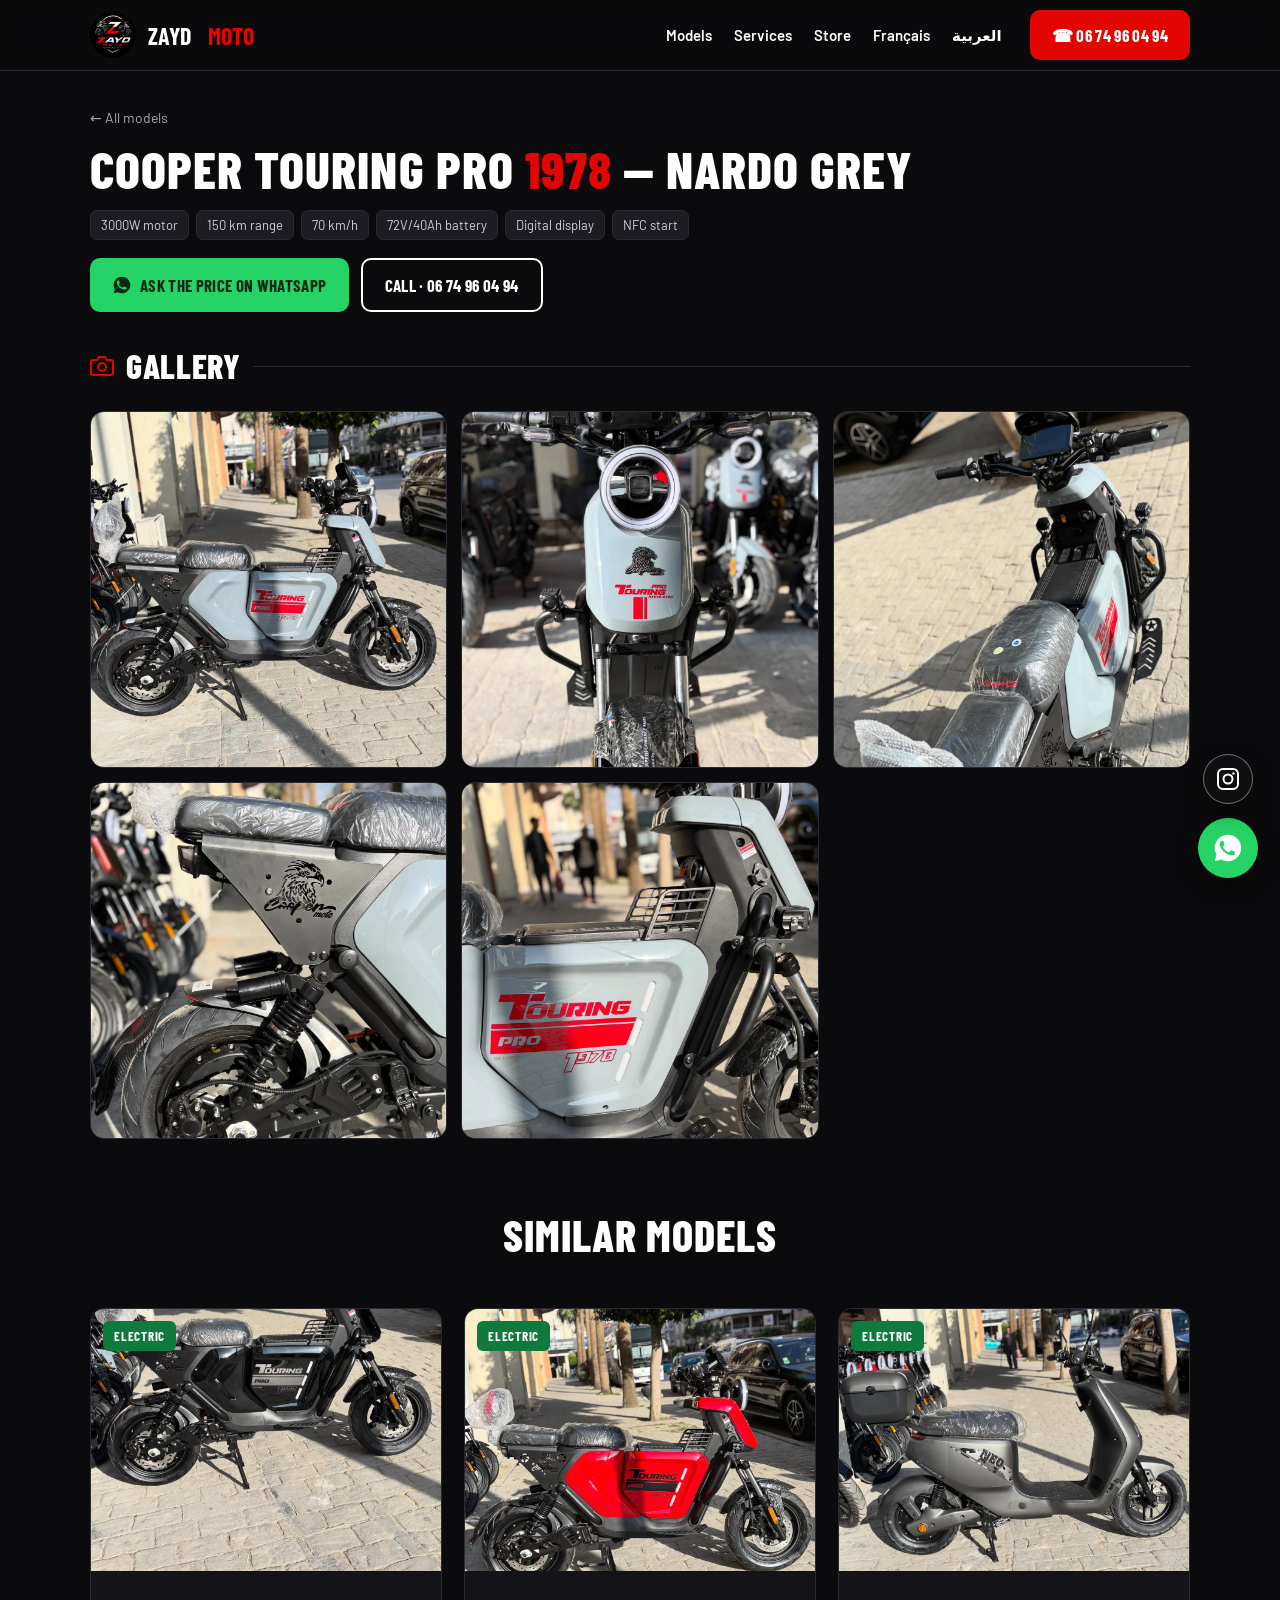
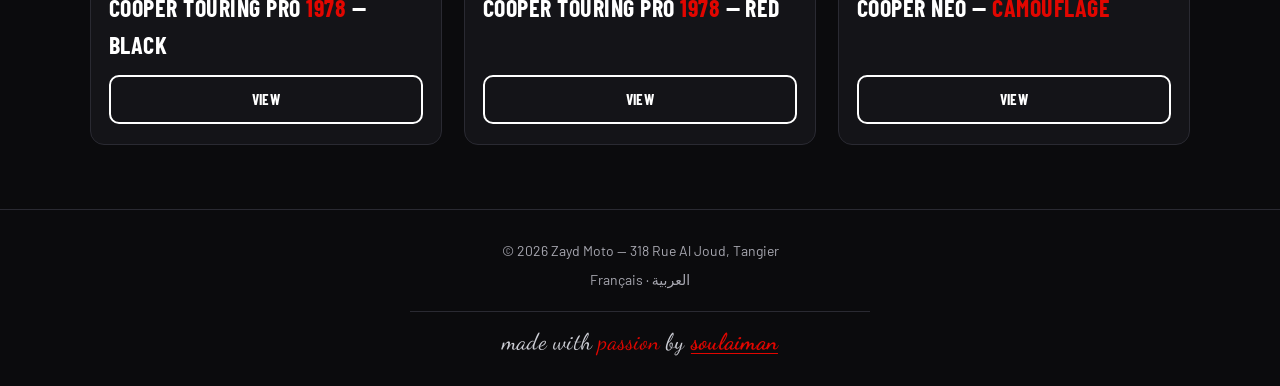
<file: en-touring-pro-gris.html>
<!DOCTYPE html>
<html lang="en">
<head>
<meta charset="UTF-8" />
<meta name="viewport" content="width=device-width, initial-scale=1.0" />
<title>Cooper Touring Pro 1978 Nardo Grey — Electric motorcycle in Tangier | Zayd Moto</title>
<meta name="description" content="Cooper Touring Pro 1978 Nardo Grey at Zayd Moto in Tangier: photos, specs and price on WhatsApp. Brand new with warranty, delivery all over Morocco." />
<link rel="icon" type="image/jpeg" href="logo.jpg" />
<link rel="preconnect" href="https://fonts.googleapis.com" />
<link rel="preconnect" href="https://fonts.gstatic.com" crossorigin="" />
<link href="https://fonts.googleapis.com/css2?family=Barlow+Condensed:wght@600;700;800&amp;family=Barlow:wght@400;600;700&amp;family=Dancing+Script:wght@600;700&amp;display=swap" rel="stylesheet" />
<link rel="stylesheet" href="styles.css" />
<link rel="alternate" hreflang="fr" href="https://zaydmoto.com/touring-pro-gris.html" />
<link rel="alternate" hreflang="en" href="https://zaydmoto.com/en-touring-pro-gris.html" />
<link rel="alternate" hreflang="ar" href="https://zaydmoto.com/ar-touring-pro-gris.html" />
<link rel="canonical" href="https://zaydmoto.com/en-touring-pro-gris.html" />
<meta name="robots" content="index, follow" />
<meta name="theme-color" content="#0b0b0d" />
<meta property="og:url" content="https://zaydmoto.com/en-touring-pro-gris.html" />
<meta property="og:type" content="product" />
<meta property="og:title" content="Cooper Touring Pro 1978 Nardo Grey — Electric motorcycle in Tangier | Zayd Moto" />
<meta property="og:description" content="Cooper Touring Pro 1978 Nardo Grey at Zayd Moto in Tangier: photos, specs and price on WhatsApp. Brand new with warranty, delivery all over Morocco." />
<meta property="og:image" content="https://zaydmoto.com/img/touring-gris-1.jpg" />
<meta property="og:locale" content="en_US" />
<script type="application/ld+json">
{"@context":"https://schema.org","@type":"Product","name":"Cooper Touring Pro 1978 Nardo Grey","brand":{"@type":"Brand","name":"Cooper Moto"},"description":"The Touring Pro 1978 in nardo grey: a neo-retro electric motorcycle with crash bar, auxiliary LED lights and a two-up seat. Brand new, still wrapped, legal papers.","image":["../../img/touring-gris-1.jpg","../../img/touring-gris-2.jpg","../../img/touring-gris-5.jpg","../../img/touring-gris-6.jpg","../../img/touring-gris-7.jpg"],"offers":{"@type":"Offer","availability":"https://schema.org/InStock","priceCurrency":"MAD","seller":{"@type":"MotorcycleDealer","name":"Zayd Moto","telephone":"+212674960494"}}}
</script>
</head>
<body>

<header class="site">
  <div class="wrap nav">
    <a class="brand" href="en.html"><img src="logo.jpg" alt="Zayd Moto logo" />Zayd&nbsp;<span class="moto">Moto</span></a>
    <nav class="nav-links">
      <a href="en.html#modeles">Models</a>
      <a href="en.html#services">Services</a>
      <a href="en.html#magasin">Store</a>
      <a href="touring-pro-gris.html">Français</a>
      <a href="ar-touring-pro-gris.html">العربية</a>
    </nav>
    <a class="btn btn-red" href="tel:0674960494">☎ 06 74 96 04 94</a>
  </div>
</header>

<section class="detail-hero" data-screen-label="Cooper Touring Pro 1978 Nardo Grey">
  <div class="wrap">
    <p class="crumb"><a href="en.html#modeles">← All models</a></p>
    <div class="detail-head">
      <h1>Cooper Touring Pro <span>1978</span> — Nardo Grey</h1>
    </div>
    <div class="specs"><span class="spec">3000W motor</span><span class="spec">150 km range</span><span class="spec">70 km/h</span><span class="spec">72V/40Ah battery</span><span class="spec">Digital display</span><span class="spec">NFC start</span></div>
    <div class="detail-ctas">
      <a class="btn btn-wa" href="https://wa.me/212674960494?text=Hello%2C%20I'm%20interested%20in%20the%20Cooper%20Touring%20Pro%201978%20Nardo%20Grey"><svg viewBox="0 0 24 24" fill="currentColor"><path d="M12 2a10 10 0 0 0-8.6 15.1L2 22l5-1.3A10 10 0 1 0 12 2Zm5.4 14.1c-.2.7-1.3 1.3-1.9 1.4-.5.1-1.1.1-1.8-.1-.4-.1-1-.3-1.7-.6-3-1.3-4.9-4.3-5.1-4.5-.1-.2-1.2-1.6-1.2-3s.7-2.1 1-2.4c.2-.3.5-.3.7-.3h.5c.2 0 .4 0 .6.4l.8 2c.1.2.1.4 0 .6l-.4.6-.5.6c-.2.2-.3.4-.1.7.2.3.8 1.3 1.7 2.1 1.2 1.1 2.2 1.4 2.5 1.5.3.1.5.1.7-.1l.9-1.1c.2-.3.4-.2.7-.1l1.9.9c.3.1.5.2.5.3.1.1.1.6-.2 1.1Z"/></svg> Ask the price on WhatsApp</a>
      <a class="btn btn-ghost" href="tel:0674960494">Call · 06 74 96 04 94</a>
    </div>

    <div class="gal-head"><svg viewBox="0 0 24 24" fill="none" stroke="currentColor" stroke-width="2"><path d="M23 19a2 2 0 0 1-2 2H3a2 2 0 0 1-2-2V8a2 2 0 0 1 2-2h4l2-3h6l2 3h4a2 2 0 0 1 2 2z"/><circle cx="12" cy="13" r="4"/></svg><h2>Gallery</h2></div>
    <div class="gallery" data-screen-label="Gallery">
      <a href="touring-gris-1.jpg" data-i="0"><img src="touring-gris-1.jpg" alt="Cooper Touring Pro 1978 Nardo Grey — 1" loading="lazy" /></a>
      <a href="touring-gris-2.jpg" data-i="1"><img src="touring-gris-2.jpg" alt="Cooper Touring Pro 1978 Nardo Grey — 2" loading="lazy" /></a>
      <a href="touring-gris-5.jpg" data-i="2"><img src="touring-gris-5.jpg" alt="Cooper Touring Pro 1978 Nardo Grey — 3" loading="lazy" /></a>
      <a href="touring-gris-6.jpg" data-i="3"><img src="touring-gris-6.jpg" alt="Cooper Touring Pro 1978 Nardo Grey — 4" loading="lazy" /></a>
      <a href="touring-gris-7.jpg" data-i="4"><img src="touring-gris-7.jpg" alt="Cooper Touring Pro 1978 Nardo Grey — 5" loading="lazy" /></a>
    </div>
  </div>
</section>

<section class="similar" data-screen-label="Similar models">
  <div class="wrap">
    <div class="sec-head">
      <h2>Similar models</h2>
    </div>
    <div class="models">
      <article class="card">
        <div class="ph"><span class="badge elec">Electric</span><img src="touring-noir-1.jpg" alt="Cooper Touring Pro 1978 Black" loading="lazy" /><a class="ph-link" href="en-touring-pro-noir.html" aria-label="Cooper Touring Pro 1978 Black"></a></div>
        <div class="card-body">
          <h3>Cooper Touring Pro <span>1978</span> — Black</h3>
          <div class="card-cta">
            <a class="btn btn-ghost" href="en-touring-pro-noir.html">View</a>
          </div>
        </div>
      </article>
      <article class="card">
        <div class="ph"><span class="badge elec">Electric</span><img src="touring-rouge-1.jpg" alt="Cooper Touring Pro 1978 Red" loading="lazy" /><a class="ph-link" href="en-touring-pro-rouge.html" aria-label="Cooper Touring Pro 1978 Red"></a></div>
        <div class="card-body">
          <h3>Cooper Touring Pro <span>1978</span> — Red</h3>
          <div class="card-cta">
            <a class="btn btn-ghost" href="en-touring-pro-rouge.html">View</a>
          </div>
        </div>
      </article>
      <article class="card">
        <div class="ph"><span class="badge elec">Electric</span><img src="neo-gris-1.jpg" alt="Cooper Neo Camouflage" loading="lazy" /><a class="ph-link" href="en-neo-camouflage.html" aria-label="Cooper Neo Camouflage"></a></div>
        <div class="card-body">
          <h3>Cooper Neo — <span>Camouflage</span></h3>
          <div class="card-cta">
            <a class="btn btn-ghost" href="en-neo-camouflage.html">View</a>
          </div>
        </div>
      </article>
    </div>
  </div>
</section>

<footer>
  <div class="wrap foot">
    <span>© 2026 Zayd Moto — 318 Rue Al Joud, Tangier</span>
    <span><a href="touring-pro-gris.html">Français</a> · <a href="ar-touring-pro-gris.html">العربية</a></span>
    <span class="signature">made with <span class="sig-red">passion</span> by <a class="sig-red sig-name" href="tel:0675920379">soulaiman</a></span>
  </div>
</footer>

<a class="wa-float" href="https://wa.me/212674960494" aria-label="WhatsApp">
  <svg viewBox="0 0 24 24" fill="currentColor"><path d="M12 2a10 10 0 0 0-8.6 15.1L2 22l5-1.3A10 10 0 1 0 12 2Zm5.4 14.1c-.2.7-1.3 1.3-1.9 1.4-.5.1-1.1.1-1.8-.1-.4-.1-1-.3-1.7-.6-3-1.3-4.9-4.3-5.1-4.5-.1-.2-1.2-1.6-1.2-3s.7-2.1 1-2.4c.2-.3.5-.3.7-.3h.5c.2 0 .4 0 .6.4l.8 2c.1.2.1.4 0 .6l-.4.6-.5.6c-.2.2-.3.4-.1.7.2.3.8 1.3 1.7 2.1 1.2 1.1 2.2 1.4 2.5 1.5.3.1.5.1.7-.1l.9-1.1c.2-.3.4-.2.7-.1l1.9.9c.3.1.5.2.5.3.1.1.1.6-.2 1.1Z"/></svg>
</a>
<a class="ig-float" href="https://www.instagram.com/zayd_moto1" target="_blank" rel="noopener" aria-label="Instagram">
  <svg viewBox="0 0 24 24" fill="none" stroke="currentColor" stroke-width="2"><rect x="2" y="2" width="20" height="20" rx="5"/><circle cx="12" cy="12" r="4.5"/><circle cx="17.5" cy="6.5" r="1.2" fill="currentColor" stroke="none"/></svg>
</a>

<div class="lb" id="lb" role="dialog" aria-modal="true">
  <button class="lb-close" aria-label="Close">×</button>
  <button class="lb-nav lb-prev" aria-label="Previous">‹</button>
  <img alt="" />
  <button class="lb-nav lb-next" aria-label="Next">›</button>
</div>
<script>
(function(){
  var links=[].slice.call(document.querySelectorAll('.gallery a'));
  var lb=document.getElementById('lb'), im=lb.querySelector('img'), cur=0;
  function show(i){cur=(i+links.length)%links.length;im.src=links[cur].href;lb.classList.add('open');}
  links.forEach(function(a,i){a.addEventListener('click',function(e){e.preventDefault();show(i);});});
  lb.querySelector('.lb-close').addEventListener('click',function(){lb.classList.remove('open');});
  lb.querySelector('.lb-prev').addEventListener('click',function(){show(cur-1);});
  lb.querySelector('.lb-next').addEventListener('click',function(){show(cur+1);});
  lb.addEventListener('click',function(e){if(e.target===lb)lb.classList.remove('open');});
  document.addEventListener('keydown',function(e){
    if(!lb.classList.contains('open'))return;
    if(e.key==='Escape')lb.classList.remove('open');
    if(e.key==='ArrowLeft')show(cur-1);
    if(e.key==='ArrowRight')show(cur+1);
  });
})();
</script>

</body>
</html>
</file>
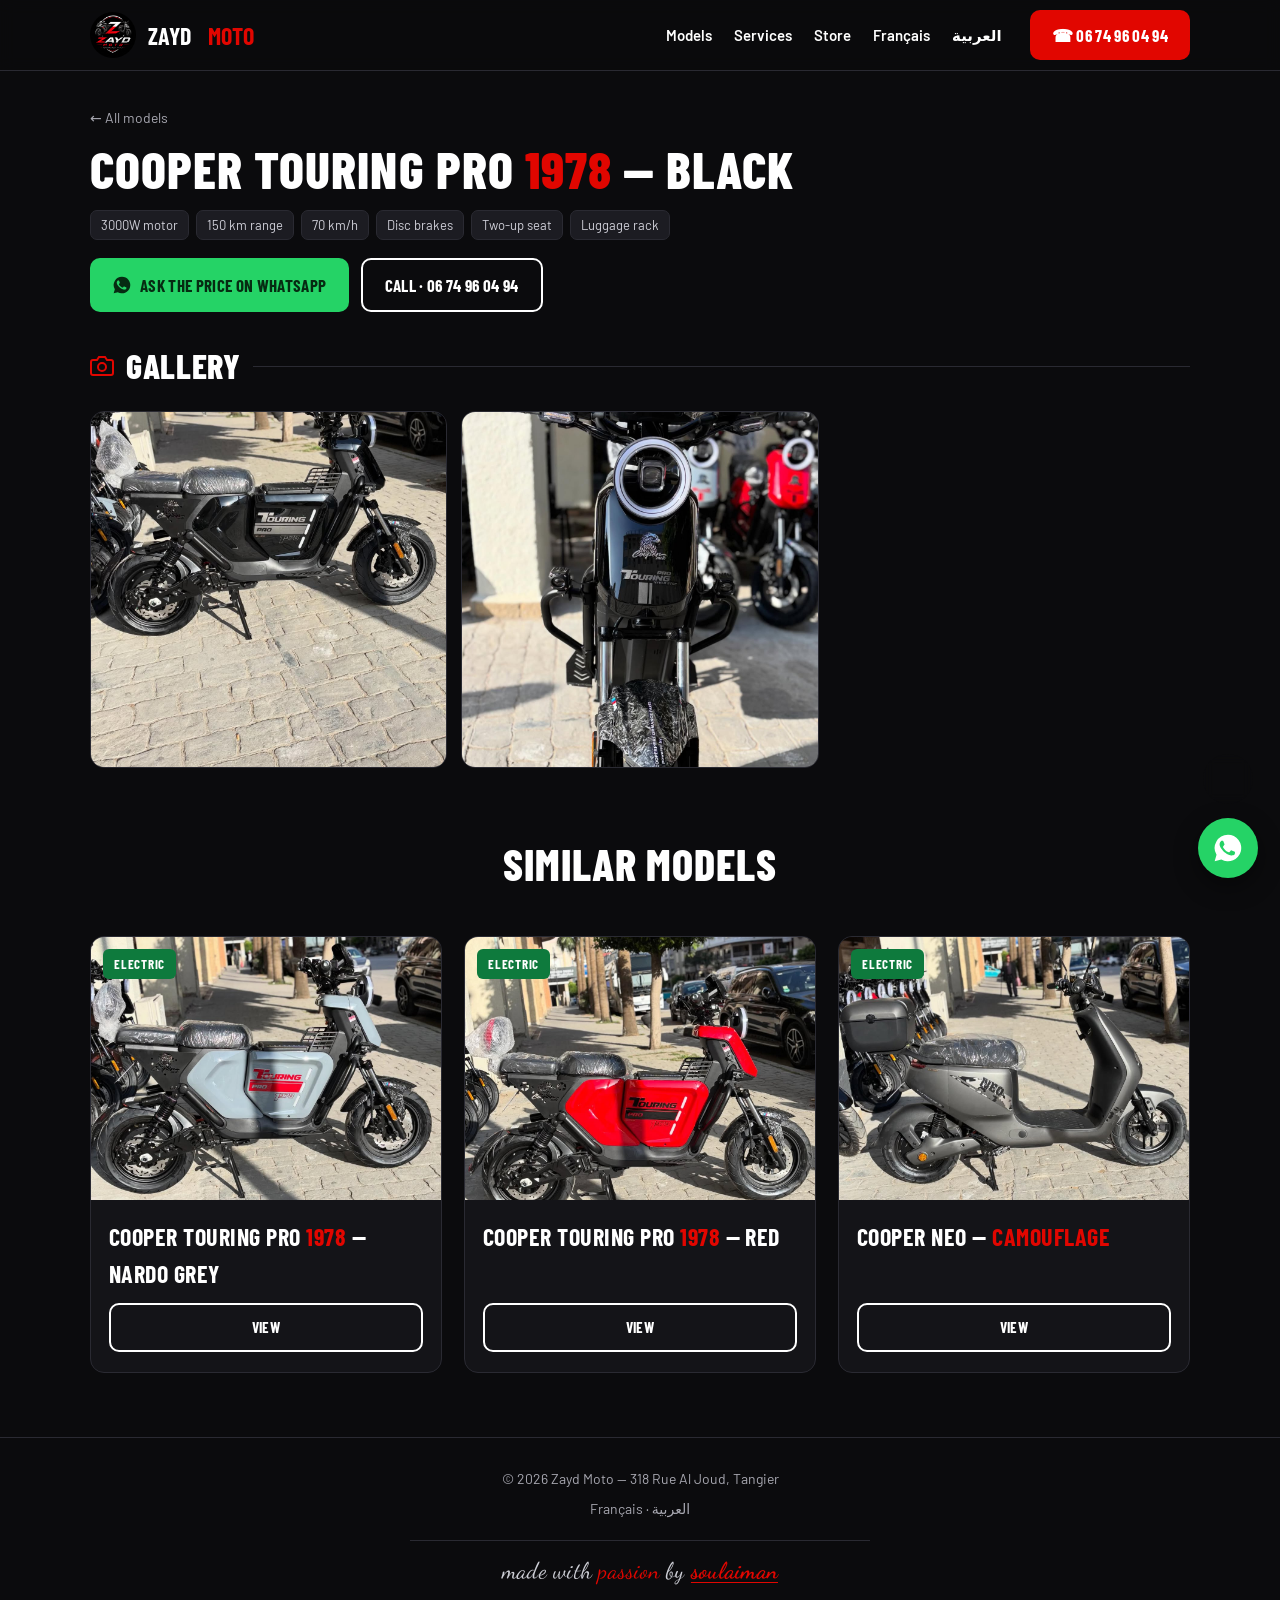
<file: en-touring-pro-noir.html>
<!DOCTYPE html>
<html lang="en">
<head>
<meta charset="UTF-8" />
<meta name="viewport" content="width=device-width, initial-scale=1.0" />
<title>Cooper Touring Pro 1978 Black — Electric motorcycle in Tangier | Zayd Moto</title>
<meta name="description" content="Cooper Touring Pro 1978 Black at Zayd Moto in Tangier: photos, specs and price on WhatsApp. Brand new with warranty, delivery all over Morocco." />
<link rel="icon" type="image/jpeg" href="logo.jpg" />
<link rel="preconnect" href="https://fonts.googleapis.com" />
<link rel="preconnect" href="https://fonts.gstatic.com" crossorigin="" />
<link href="https://fonts.googleapis.com/css2?family=Barlow+Condensed:wght@600;700;800&amp;family=Barlow:wght@400;600;700&amp;family=Dancing+Script:wght@600;700&amp;display=swap" rel="stylesheet" />
<link rel="stylesheet" href="styles.css" />
<link rel="alternate" hreflang="fr" href="https://zaydmoto.com/touring-pro-noir.html" />
<link rel="alternate" hreflang="en" href="https://zaydmoto.com/en-touring-pro-noir.html" />
<link rel="alternate" hreflang="ar" href="https://zaydmoto.com/ar-touring-pro-noir.html" />
<link rel="canonical" href="https://zaydmoto.com/en-touring-pro-noir.html" />
<meta name="robots" content="index, follow" />
<meta name="theme-color" content="#0b0b0d" />
<meta property="og:url" content="https://zaydmoto.com/en-touring-pro-noir.html" />
<meta property="og:type" content="product" />
<meta property="og:title" content="Cooper Touring Pro 1978 Black — Electric motorcycle in Tangier | Zayd Moto" />
<meta property="og:description" content="Cooper Touring Pro 1978 Black at Zayd Moto in Tangier: photos, specs and price on WhatsApp. Brand new with warranty, delivery all over Morocco." />
<meta property="og:image" content="https://zaydmoto.com/img/touring-noir-1.jpg" />
<meta property="og:locale" content="en_US" />
<script type="application/ld+json">
{"@context":"https://schema.org","@type":"Product","name":"Cooper Touring Pro 1978 Black","brand":{"@type":"Brand","name":"Cooper Moto"},"description":"The Touring Pro 1978 in gloss black: electric café-racer silhouette, front and rear disc brakes, round LED headlight. New with warranty.","image":["../../img/touring-noir-1.jpg","../../img/touring-noir-2.jpg"],"offers":{"@type":"Offer","availability":"https://schema.org/InStock","priceCurrency":"MAD","seller":{"@type":"MotorcycleDealer","name":"Zayd Moto","telephone":"+212674960494"}}}
</script>
</head>
<body>

<header class="site">
  <div class="wrap nav">
    <a class="brand" href="en.html"><img src="logo.jpg" alt="Zayd Moto logo" />Zayd&nbsp;<span class="moto">Moto</span></a>
    <nav class="nav-links">
      <a href="en.html#modeles">Models</a>
      <a href="en.html#services">Services</a>
      <a href="en.html#magasin">Store</a>
      <a href="touring-pro-noir.html">Français</a>
      <a href="ar-touring-pro-noir.html">العربية</a>
    </nav>
    <a class="btn btn-red" href="tel:0674960494">☎ 06 74 96 04 94</a>
  </div>
</header>

<section class="detail-hero" data-screen-label="Cooper Touring Pro 1978 Black">
  <div class="wrap">
    <p class="crumb"><a href="en.html#modeles">← All models</a></p>
    <div class="detail-head">
      <h1>Cooper Touring Pro <span>1978</span> — Black</h1>
    </div>
    <div class="specs"><span class="spec">3000W motor</span><span class="spec">150 km range</span><span class="spec">70 km/h</span><span class="spec">Disc brakes</span><span class="spec">Two-up seat</span><span class="spec">Luggage rack</span></div>
    <div class="detail-ctas">
      <a class="btn btn-wa" href="https://wa.me/212674960494?text=Hello%2C%20I'm%20interested%20in%20the%20Cooper%20Touring%20Pro%201978%20Black"><svg viewBox="0 0 24 24" fill="currentColor"><path d="M12 2a10 10 0 0 0-8.6 15.1L2 22l5-1.3A10 10 0 1 0 12 2Zm5.4 14.1c-.2.7-1.3 1.3-1.9 1.4-.5.1-1.1.1-1.8-.1-.4-.1-1-.3-1.7-.6-3-1.3-4.9-4.3-5.1-4.5-.1-.2-1.2-1.6-1.2-3s.7-2.1 1-2.4c.2-.3.5-.3.7-.3h.5c.2 0 .4 0 .6.4l.8 2c.1.2.1.4 0 .6l-.4.6-.5.6c-.2.2-.3.4-.1.7.2.3.8 1.3 1.7 2.1 1.2 1.1 2.2 1.4 2.5 1.5.3.1.5.1.7-.1l.9-1.1c.2-.3.4-.2.7-.1l1.9.9c.3.1.5.2.5.3.1.1.1.6-.2 1.1Z"/></svg> Ask the price on WhatsApp</a>
      <a class="btn btn-ghost" href="tel:0674960494">Call · 06 74 96 04 94</a>
    </div>

    <div class="gal-head"><svg viewBox="0 0 24 24" fill="none" stroke="currentColor" stroke-width="2"><path d="M23 19a2 2 0 0 1-2 2H3a2 2 0 0 1-2-2V8a2 2 0 0 1 2-2h4l2-3h6l2 3h4a2 2 0 0 1 2 2z"/><circle cx="12" cy="13" r="4"/></svg><h2>Gallery</h2></div>
    <div class="gallery" data-screen-label="Gallery">
      <a href="touring-noir-1.jpg" data-i="0"><img src="touring-noir-1.jpg" alt="Cooper Touring Pro 1978 Black — 1" loading="lazy" /></a>
      <a href="touring-noir-2.jpg" data-i="1"><img src="touring-noir-2.jpg" alt="Cooper Touring Pro 1978 Black — 2" loading="lazy" /></a>
    </div>
  </div>
</section>

<section class="similar" data-screen-label="Similar models">
  <div class="wrap">
    <div class="sec-head">
      <h2>Similar models</h2>
    </div>
    <div class="models">
      <article class="card">
        <div class="ph"><span class="badge elec">Electric</span><img src="touring-gris-1.jpg" alt="Cooper Touring Pro 1978 Nardo Grey" loading="lazy" /><a class="ph-link" href="en-touring-pro-gris.html" aria-label="Cooper Touring Pro 1978 Nardo Grey"></a></div>
        <div class="card-body">
          <h3>Cooper Touring Pro <span>1978</span> — Nardo Grey</h3>
          <div class="card-cta">
            <a class="btn btn-ghost" href="en-touring-pro-gris.html">View</a>
          </div>
        </div>
      </article>
      <article class="card">
        <div class="ph"><span class="badge elec">Electric</span><img src="touring-rouge-1.jpg" alt="Cooper Touring Pro 1978 Red" loading="lazy" /><a class="ph-link" href="en-touring-pro-rouge.html" aria-label="Cooper Touring Pro 1978 Red"></a></div>
        <div class="card-body">
          <h3>Cooper Touring Pro <span>1978</span> — Red</h3>
          <div class="card-cta">
            <a class="btn btn-ghost" href="en-touring-pro-rouge.html">View</a>
          </div>
        </div>
      </article>
      <article class="card">
        <div class="ph"><span class="badge elec">Electric</span><img src="neo-gris-1.jpg" alt="Cooper Neo Camouflage" loading="lazy" /><a class="ph-link" href="en-neo-camouflage.html" aria-label="Cooper Neo Camouflage"></a></div>
        <div class="card-body">
          <h3>Cooper Neo — <span>Camouflage</span></h3>
          <div class="card-cta">
            <a class="btn btn-ghost" href="en-neo-camouflage.html">View</a>
          </div>
        </div>
      </article>
    </div>
  </div>
</section>

<footer>
  <div class="wrap foot">
    <span>© 2026 Zayd Moto — 318 Rue Al Joud, Tangier</span>
    <span><a href="touring-pro-noir.html">Français</a> · <a href="ar-touring-pro-noir.html">العربية</a></span>
    <span class="signature">made with <span class="sig-red">passion</span> by <a class="sig-red sig-name" href="tel:0675920379">soulaiman</a></span>
  </div>
</footer>

<a class="wa-float" href="https://wa.me/212674960494" aria-label="WhatsApp">
  <svg viewBox="0 0 24 24" fill="currentColor"><path d="M12 2a10 10 0 0 0-8.6 15.1L2 22l5-1.3A10 10 0 1 0 12 2Zm5.4 14.1c-.2.7-1.3 1.3-1.9 1.4-.5.1-1.1.1-1.8-.1-.4-.1-1-.3-1.7-.6-3-1.3-4.9-4.3-5.1-4.5-.1-.2-1.2-1.6-1.2-3s.7-2.1 1-2.4c.2-.3.5-.3.7-.3h.5c.2 0 .4 0 .6.4l.8 2c.1.2.1.4 0 .6l-.4.6-.5.6c-.2.2-.3.4-.1.7.2.3.8 1.3 1.7 2.1 1.2 1.1 2.2 1.4 2.5 1.5.3.1.5.1.7-.1l.9-1.1c.2-.3.4-.2.7-.1l1.9.9c.3.1.5.2.5.3.1.1.1.6-.2 1.1Z"/></svg>
</a>
<a class="ig-float" href="https://www.instagram.com/zayd_moto1" target="_blank" rel="noopener" aria-label="Instagram">
  <svg viewBox="0 0 24 24" fill="none" stroke="currentColor" stroke-width="2"><rect x="2" y="2" width="20" height="20" rx="5"/><circle cx="12" cy="12" r="4.5"/><circle cx="17.5" cy="6.5" r="1.2" fill="currentColor" stroke="none"/></svg>
</a>

<div class="lb" id="lb" role="dialog" aria-modal="true">
  <button class="lb-close" aria-label="Close">×</button>
  <button class="lb-nav lb-prev" aria-label="Previous">‹</button>
  <img alt="" />
  <button class="lb-nav lb-next" aria-label="Next">›</button>
</div>
<script>
(function(){
  var links=[].slice.call(document.querySelectorAll('.gallery a'));
  var lb=document.getElementById('lb'), im=lb.querySelector('img'), cur=0;
  function show(i){cur=(i+links.length)%links.length;im.src=links[cur].href;lb.classList.add('open');}
  links.forEach(function(a,i){a.addEventListener('click',function(e){e.preventDefault();show(i);});});
  lb.querySelector('.lb-close').addEventListener('click',function(){lb.classList.remove('open');});
  lb.querySelector('.lb-prev').addEventListener('click',function(){show(cur-1);});
  lb.querySelector('.lb-next').addEventListener('click',function(){show(cur+1);});
  lb.addEventListener('click',function(e){if(e.target===lb)lb.classList.remove('open');});
  document.addEventListener('keydown',function(e){
    if(!lb.classList.contains('open'))return;
    if(e.key==='Escape')lb.classList.remove('open');
    if(e.key==='ArrowLeft')show(cur-1);
    if(e.key==='ArrowRight')show(cur+1);
  });
})();
</script>

</body>
</html>
</file>
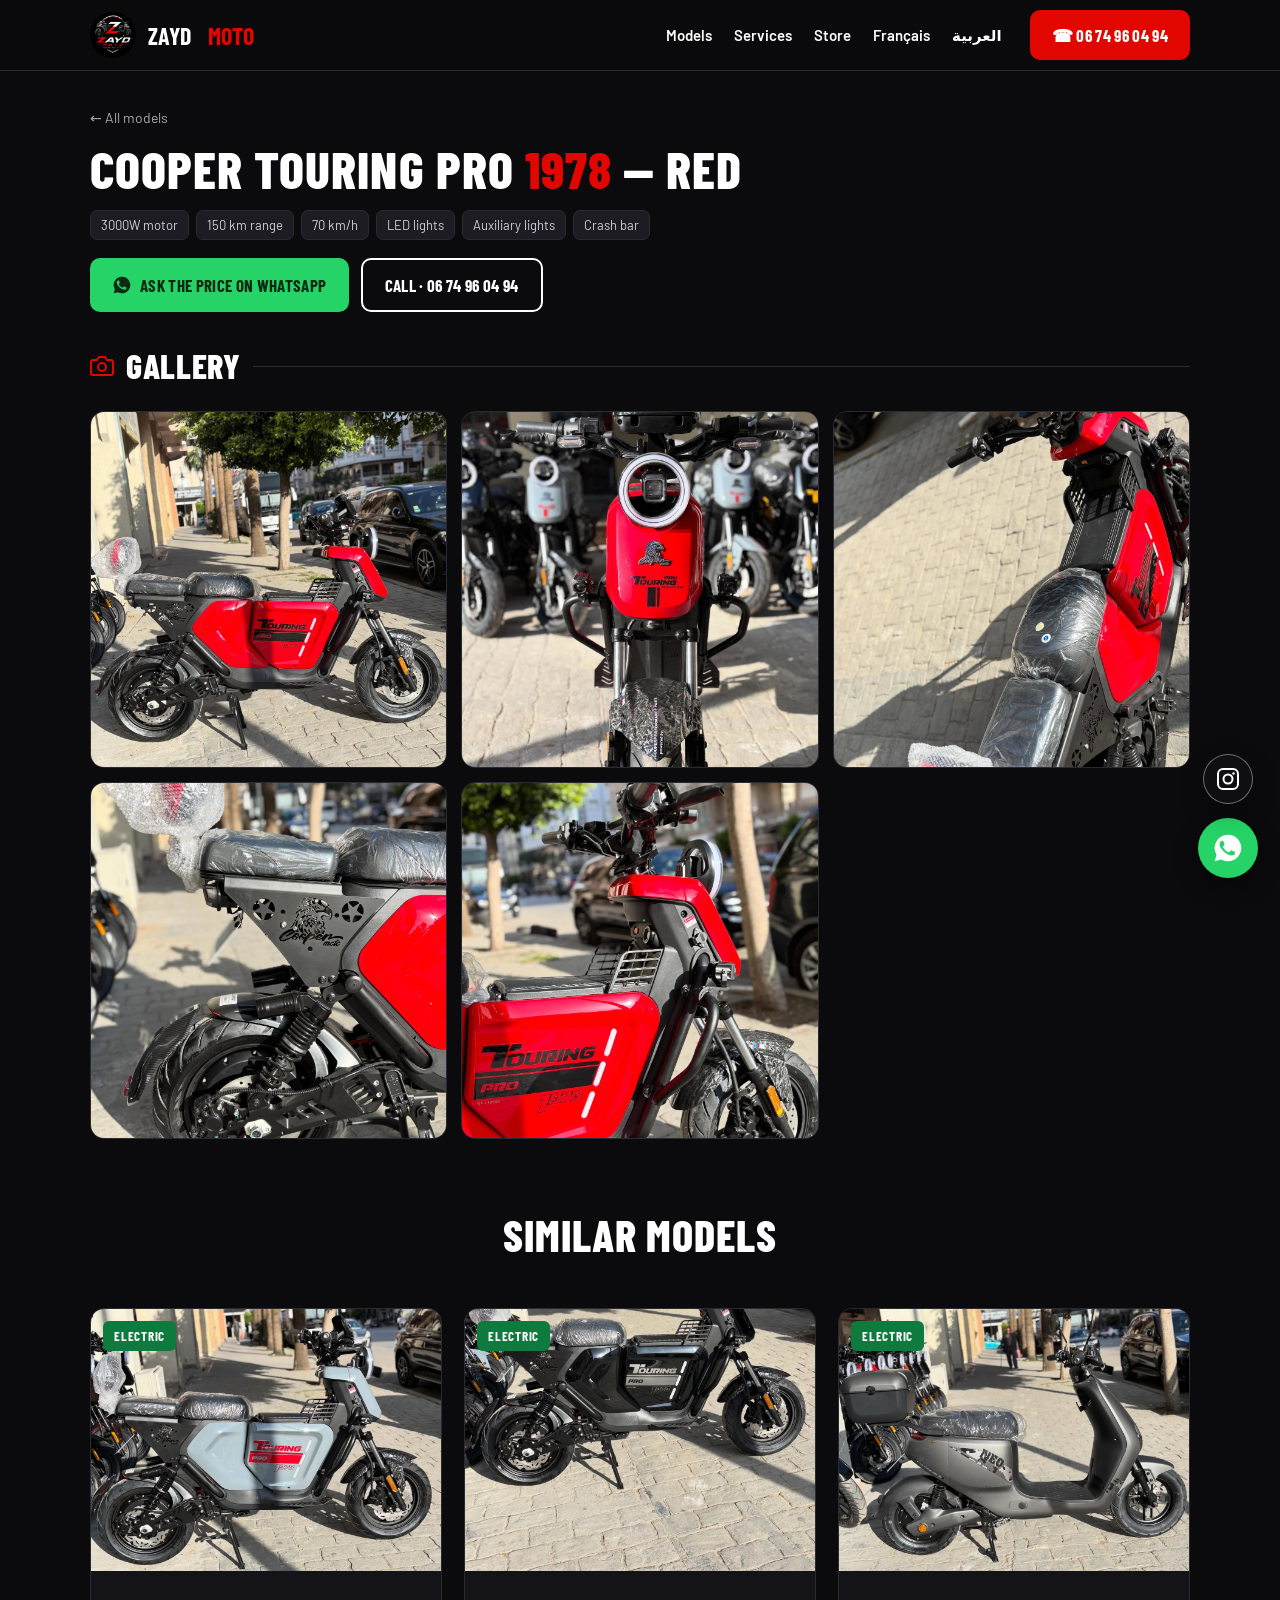
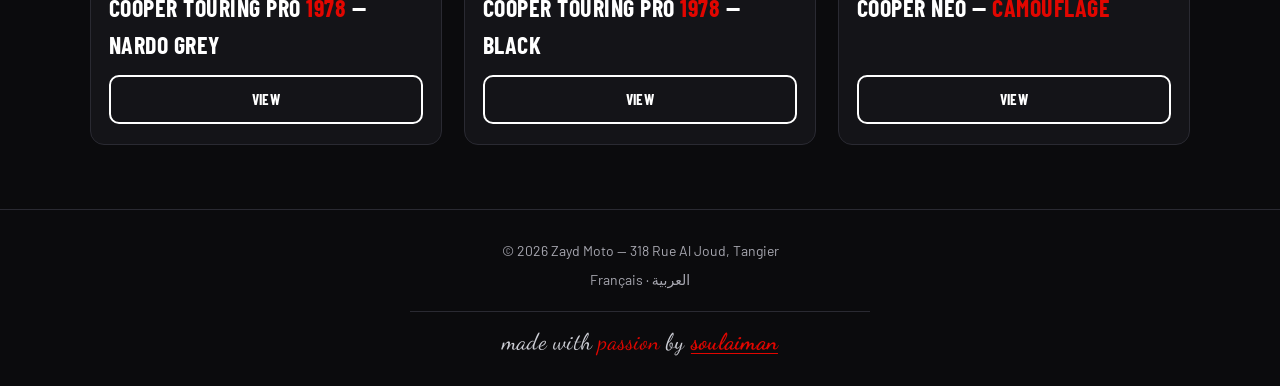
<file: en-touring-pro-rouge.html>
<!DOCTYPE html>
<html lang="en">
<head>
<meta charset="UTF-8" />
<meta name="viewport" content="width=device-width, initial-scale=1.0" />
<title>Cooper Touring Pro 1978 Red — Electric motorcycle in Tangier | Zayd Moto</title>
<meta name="description" content="Cooper Touring Pro 1978 Red at Zayd Moto in Tangier: photos, specs and price on WhatsApp. Brand new with warranty, delivery all over Morocco." />
<link rel="icon" type="image/jpeg" href="logo.jpg" />
<link rel="preconnect" href="https://fonts.googleapis.com" />
<link rel="preconnect" href="https://fonts.gstatic.com" crossorigin="" />
<link href="https://fonts.googleapis.com/css2?family=Barlow+Condensed:wght@600;700;800&amp;family=Barlow:wght@400;600;700&amp;family=Dancing+Script:wght@600;700&amp;display=swap" rel="stylesheet" />
<link rel="stylesheet" href="styles.css" />
<link rel="alternate" hreflang="fr" href="https://zaydmoto.com/touring-pro-rouge.html" />
<link rel="alternate" hreflang="en" href="https://zaydmoto.com/en-touring-pro-rouge.html" />
<link rel="alternate" hreflang="ar" href="https://zaydmoto.com/ar-touring-pro-rouge.html" />
<link rel="canonical" href="https://zaydmoto.com/en-touring-pro-rouge.html" />
<meta name="robots" content="index, follow" />
<meta name="theme-color" content="#0b0b0d" />
<meta property="og:url" content="https://zaydmoto.com/en-touring-pro-rouge.html" />
<meta property="og:type" content="product" />
<meta property="og:title" content="Cooper Touring Pro 1978 Red — Electric motorcycle in Tangier | Zayd Moto" />
<meta property="og:description" content="Cooper Touring Pro 1978 Red at Zayd Moto in Tangier: photos, specs and price on WhatsApp. Brand new with warranty, delivery all over Morocco." />
<meta property="og:image" content="https://zaydmoto.com/img/touring-rouge-1.jpg" />
<meta property="og:locale" content="en_US" />
<script type="application/ld+json">
{"@context":"https://schema.org","@type":"Product","name":"Cooper Touring Pro 1978 Red","brand":{"@type":"Brand","name":"Cooper Moto"},"description":"The Touring Pro 1978 in bright red: the boldest of the range, with auxiliary lights, crash bar and helmet included. New, legal papers.","image":["../../img/touring-rouge-1.jpg","../../img/touring-rouge-2.jpg","../../img/touring-rouge-5.jpg","../../img/touring-rouge-6.jpg","../../img/touring-rouge-7.jpg"],"offers":{"@type":"Offer","availability":"https://schema.org/InStock","priceCurrency":"MAD","seller":{"@type":"MotorcycleDealer","name":"Zayd Moto","telephone":"+212674960494"}}}
</script>
</head>
<body>

<header class="site">
  <div class="wrap nav">
    <a class="brand" href="en.html"><img src="logo.jpg" alt="Zayd Moto logo" />Zayd&nbsp;<span class="moto">Moto</span></a>
    <nav class="nav-links">
      <a href="en.html#modeles">Models</a>
      <a href="en.html#services">Services</a>
      <a href="en.html#magasin">Store</a>
      <a href="touring-pro-rouge.html">Français</a>
      <a href="ar-touring-pro-rouge.html">العربية</a>
    </nav>
    <a class="btn btn-red" href="tel:0674960494">☎ 06 74 96 04 94</a>
  </div>
</header>

<section class="detail-hero" data-screen-label="Cooper Touring Pro 1978 Red">
  <div class="wrap">
    <p class="crumb"><a href="en.html#modeles">← All models</a></p>
    <div class="detail-head">
      <h1>Cooper Touring Pro <span>1978</span> — Red</h1>
    </div>
    <div class="specs"><span class="spec">3000W motor</span><span class="spec">150 km range</span><span class="spec">70 km/h</span><span class="spec">LED lights</span><span class="spec">Auxiliary lights</span><span class="spec">Crash bar</span></div>
    <div class="detail-ctas">
      <a class="btn btn-wa" href="https://wa.me/212674960494?text=Hello%2C%20I'm%20interested%20in%20the%20Cooper%20Touring%20Pro%201978%20Red"><svg viewBox="0 0 24 24" fill="currentColor"><path d="M12 2a10 10 0 0 0-8.6 15.1L2 22l5-1.3A10 10 0 1 0 12 2Zm5.4 14.1c-.2.7-1.3 1.3-1.9 1.4-.5.1-1.1.1-1.8-.1-.4-.1-1-.3-1.7-.6-3-1.3-4.9-4.3-5.1-4.5-.1-.2-1.2-1.6-1.2-3s.7-2.1 1-2.4c.2-.3.5-.3.7-.3h.5c.2 0 .4 0 .6.4l.8 2c.1.2.1.4 0 .6l-.4.6-.5.6c-.2.2-.3.4-.1.7.2.3.8 1.3 1.7 2.1 1.2 1.1 2.2 1.4 2.5 1.5.3.1.5.1.7-.1l.9-1.1c.2-.3.4-.2.7-.1l1.9.9c.3.1.5.2.5.3.1.1.1.6-.2 1.1Z"/></svg> Ask the price on WhatsApp</a>
      <a class="btn btn-ghost" href="tel:0674960494">Call · 06 74 96 04 94</a>
    </div>

    <div class="gal-head"><svg viewBox="0 0 24 24" fill="none" stroke="currentColor" stroke-width="2"><path d="M23 19a2 2 0 0 1-2 2H3a2 2 0 0 1-2-2V8a2 2 0 0 1 2-2h4l2-3h6l2 3h4a2 2 0 0 1 2 2z"/><circle cx="12" cy="13" r="4"/></svg><h2>Gallery</h2></div>
    <div class="gallery" data-screen-label="Gallery">
      <a href="touring-rouge-1.jpg" data-i="0"><img src="touring-rouge-1.jpg" alt="Cooper Touring Pro 1978 Red — 1" loading="lazy" /></a>
      <a href="touring-rouge-2.jpg" data-i="1"><img src="touring-rouge-2.jpg" alt="Cooper Touring Pro 1978 Red — 2" loading="lazy" /></a>
      <a href="touring-rouge-5.jpg" data-i="2"><img src="touring-rouge-5.jpg" alt="Cooper Touring Pro 1978 Red — 3" loading="lazy" /></a>
      <a href="touring-rouge-6.jpg" data-i="3"><img src="touring-rouge-6.jpg" alt="Cooper Touring Pro 1978 Red — 4" loading="lazy" /></a>
      <a href="touring-rouge-7.jpg" data-i="4"><img src="touring-rouge-7.jpg" alt="Cooper Touring Pro 1978 Red — 5" loading="lazy" /></a>
    </div>
  </div>
</section>

<section class="similar" data-screen-label="Similar models">
  <div class="wrap">
    <div class="sec-head">
      <h2>Similar models</h2>
    </div>
    <div class="models">
      <article class="card">
        <div class="ph"><span class="badge elec">Electric</span><img src="touring-gris-1.jpg" alt="Cooper Touring Pro 1978 Nardo Grey" loading="lazy" /><a class="ph-link" href="en-touring-pro-gris.html" aria-label="Cooper Touring Pro 1978 Nardo Grey"></a></div>
        <div class="card-body">
          <h3>Cooper Touring Pro <span>1978</span> — Nardo Grey</h3>
          <div class="card-cta">
            <a class="btn btn-ghost" href="en-touring-pro-gris.html">View</a>
          </div>
        </div>
      </article>
      <article class="card">
        <div class="ph"><span class="badge elec">Electric</span><img src="touring-noir-1.jpg" alt="Cooper Touring Pro 1978 Black" loading="lazy" /><a class="ph-link" href="en-touring-pro-noir.html" aria-label="Cooper Touring Pro 1978 Black"></a></div>
        <div class="card-body">
          <h3>Cooper Touring Pro <span>1978</span> — Black</h3>
          <div class="card-cta">
            <a class="btn btn-ghost" href="en-touring-pro-noir.html">View</a>
          </div>
        </div>
      </article>
      <article class="card">
        <div class="ph"><span class="badge elec">Electric</span><img src="neo-gris-1.jpg" alt="Cooper Neo Camouflage" loading="lazy" /><a class="ph-link" href="en-neo-camouflage.html" aria-label="Cooper Neo Camouflage"></a></div>
        <div class="card-body">
          <h3>Cooper Neo — <span>Camouflage</span></h3>
          <div class="card-cta">
            <a class="btn btn-ghost" href="en-neo-camouflage.html">View</a>
          </div>
        </div>
      </article>
    </div>
  </div>
</section>

<footer>
  <div class="wrap foot">
    <span>© 2026 Zayd Moto — 318 Rue Al Joud, Tangier</span>
    <span><a href="touring-pro-rouge.html">Français</a> · <a href="ar-touring-pro-rouge.html">العربية</a></span>
    <span class="signature">made with <span class="sig-red">passion</span> by <a class="sig-red sig-name" href="tel:0675920379">soulaiman</a></span>
  </div>
</footer>

<a class="wa-float" href="https://wa.me/212674960494" aria-label="WhatsApp">
  <svg viewBox="0 0 24 24" fill="currentColor"><path d="M12 2a10 10 0 0 0-8.6 15.1L2 22l5-1.3A10 10 0 1 0 12 2Zm5.4 14.1c-.2.7-1.3 1.3-1.9 1.4-.5.1-1.1.1-1.8-.1-.4-.1-1-.3-1.7-.6-3-1.3-4.9-4.3-5.1-4.5-.1-.2-1.2-1.6-1.2-3s.7-2.1 1-2.4c.2-.3.5-.3.7-.3h.5c.2 0 .4 0 .6.4l.8 2c.1.2.1.4 0 .6l-.4.6-.5.6c-.2.2-.3.4-.1.7.2.3.8 1.3 1.7 2.1 1.2 1.1 2.2 1.4 2.5 1.5.3.1.5.1.7-.1l.9-1.1c.2-.3.4-.2.7-.1l1.9.9c.3.1.5.2.5.3.1.1.1.6-.2 1.1Z"/></svg>
</a>
<a class="ig-float" href="https://www.instagram.com/zayd_moto1" target="_blank" rel="noopener" aria-label="Instagram">
  <svg viewBox="0 0 24 24" fill="none" stroke="currentColor" stroke-width="2"><rect x="2" y="2" width="20" height="20" rx="5"/><circle cx="12" cy="12" r="4.5"/><circle cx="17.5" cy="6.5" r="1.2" fill="currentColor" stroke="none"/></svg>
</a>

<div class="lb" id="lb" role="dialog" aria-modal="true">
  <button class="lb-close" aria-label="Close">×</button>
  <button class="lb-nav lb-prev" aria-label="Previous">‹</button>
  <img alt="" />
  <button class="lb-nav lb-next" aria-label="Next">›</button>
</div>
<script>
(function(){
  var links=[].slice.call(document.querySelectorAll('.gallery a'));
  var lb=document.getElementById('lb'), im=lb.querySelector('img'), cur=0;
  function show(i){cur=(i+links.length)%links.length;im.src=links[cur].href;lb.classList.add('open');}
  links.forEach(function(a,i){a.addEventListener('click',function(e){e.preventDefault();show(i);});});
  lb.querySelector('.lb-close').addEventListener('click',function(){lb.classList.remove('open');});
  lb.querySelector('.lb-prev').addEventListener('click',function(){show(cur-1);});
  lb.querySelector('.lb-next').addEventListener('click',function(){show(cur+1);});
  lb.addEventListener('click',function(e){if(e.target===lb)lb.classList.remove('open');});
  document.addEventListener('keydown',function(e){
    if(!lb.classList.contains('open'))return;
    if(e.key==='Escape')lb.classList.remove('open');
    if(e.key==='ArrowLeft')show(cur-1);
    if(e.key==='ArrowRight')show(cur+1);
  });
})();
</script>

</body>
</html>
</file>
<file: styles.css>
:root{
  --red:#e10600;
  --red-dark:#b00500;
  --black:#0b0b0d;
  --panel:#141418;
  --panel-2:#1c1c22;
  --white:#ffffff;
  --grey:#a7a7b0;
  --line:#2a2a32;
  --radius:14px;
}
*{margin:0;padding:0;box-sizing:border-box}
html{scroll-behavior:smooth}
body{
  font-family:'Barlow',system-ui,sans-serif;
  background:var(--black);
  color:var(--white);
  line-height:1.55;
}
img{display:block;max-width:100%}
a{color:inherit;text-decoration:none}
.wrap{max-width:1140px;margin:0 auto;padding:0 20px}
h1,h2,h3,.btn{font-family:'Barlow Condensed',sans-serif;text-transform:uppercase;letter-spacing:.02em}

/* Top bar */
.topbar{background:var(--red);color:#fff;font-weight:600;font-size:14px;text-align:center;padding:7px 12px}
.topbar a{text-decoration:underline}

/* Header */
header.site{position:sticky;top:0;z-index:50;background:rgba(11,11,13,.92);backdrop-filter:blur(8px);border-bottom:1px solid var(--line)}
.nav{display:flex;align-items:center;gap:20px;padding:10px 20px}
.brand{display:flex;align-items:center;gap:12px;font-family:'Barlow Condensed',sans-serif;font-size:24px;font-weight:700;text-transform:uppercase}
.brand img{width:46px;height:46px;border-radius:50%;object-fit:cover}
.brand .moto{color:var(--red)}
.nav-links{display:flex;gap:22px;margin-inline-start:auto;font-weight:600;font-size:15px}
.nav-links a:hover{color:var(--red)}
.nav .btn{margin-inline-start:8px}

/* Hamburger (tablet + mobile) */
.nav-toggle{display:none;flex-direction:column;justify-content:center;gap:5px;width:44px;height:44px;padding:10px;background:none;border:0;cursor:pointer}
.nav-toggle span{display:block;width:100%;height:2px;background:#fff;border-radius:2px;transition:transform .22s,opacity .22s}
.nav-toggle.is-open span:nth-child(1){transform:translateY(7px) rotate(45deg)}
.nav-toggle.is-open span:nth-child(2){opacity:0}
.nav-toggle.is-open span:nth-child(3){transform:translateY(-7px) rotate(-45deg)}
@media(max-width:760px){
  .nav-toggle{display:flex}
  .nav{gap:10px}
  .nav .btn-red{margin-inline-start:auto;flex:none;width:44px;height:44px;min-width:44px;padding:0;gap:0;border-radius:50%;font-size:0}
  .nav .btn-red::before{content:"\260E";font-size:19px;line-height:1}
  .brand{font-size:21px}
  .brand img{width:40px;height:40px}
  .nav-links{
    display:none;position:absolute;top:100%;left:0;right:0;margin:0;
    flex-direction:column;gap:0;font-size:17px;
    background:var(--panel);border-bottom:1px solid var(--line);
    box-shadow:0 16px 34px rgba(0,0,0,.45);padding:6px 20px 12px
  }
  .nav-links.open{display:flex}
  .nav-links a{padding:13px 2px;border-bottom:1px solid var(--line)}
  .nav-links a:last-child{border-bottom:0}
}

/* Buttons */
.btn{display:inline-flex;align-items:center;justify-content:center;gap:8px;font-size:17px;font-weight:700;padding:12px 22px;border-radius:10px;transition:.15s;cursor:pointer;border:0}
.btn-red{background:var(--red);color:#fff}
.btn-red:hover{background:var(--red-dark)}
.btn-wa{background:#25d366;color:#062b12}
.btn-wa:hover{filter:brightness(1.08)}
.btn-ghost{border:2px solid var(--white);color:#fff}
.btn-ghost:hover{border-color:var(--red);color:var(--red)}
.btn svg{width:20px;height:20px;flex:none}

/* Hero */
.hero{position:relative;overflow:hidden;border-bottom:1px solid var(--line)}
.hero-bg{position:absolute;inset:0;background:url('store-lineup.jpg') center 30%/cover no-repeat;opacity:.28;filter:saturate(.9)}
.hero-grad{position:absolute;inset:0;background:linear-gradient(180deg,rgba(11,11,13,.2),var(--black) 92%)}
.hero-in{position:relative;display:grid;grid-template-columns:1.2fr .8fr;gap:36px;align-items:center;padding:64px 20px 56px}
.hero h1{font-size:clamp(38px,6vw,64px);line-height:1.02;font-weight:800}
.hero h1 .red{color:var(--red)}
.hero p.lead{margin:16px 0 26px;font-size:19px;color:#d6d6dd;max-width:520px}
.hero-ctas{display:flex;gap:14px;flex-wrap:wrap}
.hero-logo{justify-self:center}
.hero-logo img{width:min(320px,70vw);border-radius:20px;box-shadow:0 20px 60px rgba(225,6,0,.25)}
@media(max-width:860px){
  .hero-in{grid-template-columns:1.15fr .85fr;gap:18px;padding:40px 20px;align-items:center}
  .hero-logo{order:0;justify-self:end}
  .hero-logo img{width:min(190px,26vw);border-radius:14px}
  .hero p.lead{font-size:16px;max-width:400px;margin:12px 0 20px}
  .hero h1{font-size:clamp(30px,5.5vw,46px)}
}
@media(max-width:620px){
  .hero{border-bottom:1px solid var(--line)}
  .hero-in{grid-template-columns:1fr;gap:0;padding:30px 22px 40px;text-align:center}
  .hero-logo{display:none}
  .hero h1{font-size:clamp(31px,8.5vw,42px);line-height:1.06}
  .hero h1 br{display:none}
  .hero p.lead{font-size:16px;max-width:34ch;margin:15px auto 24px}
  .hero-ctas{justify-content:center}
  .hero-ctas .btn{flex:1 1 170px}
}

/* Trust chips */
.chips{display:flex;gap:12px;flex-wrap:wrap;margin-top:30px}
.chip{display:flex;align-items:center;gap:9px;background:var(--panel);border:1px solid var(--line);border-radius:999px;padding:9px 16px;font-size:14px;font-weight:600;color:#e8e8ee}
.chip svg{width:17px;height:17px;color:var(--red);flex:none}

/* Sections */
section.block{padding:clamp(40px,7vw,64px) 0}
.sec-head{text-align:center;margin-bottom:38px}
.sec-head .kicker{color:var(--red);font-weight:700;text-transform:uppercase;letter-spacing:.14em;font-size:13px}
.sec-head h2{font-size:clamp(30px,4.4vw,44px);font-weight:800;margin-top:6px}
.sec-head p{color:var(--grey);max-width:640px;margin:10px auto 0}

/* Models grid */
.models{display:grid;grid-template-columns:repeat(3,1fr);gap:22px}
@media(max-width:960px){.models{grid-template-columns:repeat(2,1fr)}}
@media(max-width:560px){
  .models,.similar .models{grid-template-columns:repeat(2,1fr);gap:11px}
}
.ph-link{display:block;position:absolute;inset:0}
.card{background:var(--panel);border:1px solid var(--line);border-radius:var(--radius);overflow:hidden;display:flex;flex-direction:column;transition:.2s}
.card:hover{transform:translateY(-4px);border-color:var(--red)}
.card .ph{position:relative;aspect-ratio:4/3;overflow:hidden;background:#101014}
.card .ph img{width:100%;height:100%;object-fit:cover;transition:.35s}
.card:hover .ph img{transform:scale(1.05)}
.badge{position:absolute;top:12px;inset-inline-start:12px;background:var(--red);color:#fff;font-family:'Barlow Condensed';font-weight:700;text-transform:uppercase;font-size:13px;letter-spacing:.06em;padding:5px 11px;border-radius:6px}
.badge.elec{background:#0e7a3d}
.card-body{padding:18px 18px 20px;display:flex;flex-direction:column;gap:11px;flex:1}
.card-body h3{font-size:24px;font-weight:700}
.card-body h3 span{color:var(--red)}
.specs{display:flex;flex-wrap:wrap;gap:7px}
.spec{background:var(--panel-2);border:1px solid var(--line);border-radius:7px;font-size:13px;padding:4px 10px;color:#cfcfd8;white-space:nowrap;flex:none}
.swatches{display:flex;gap:7px;align-items:center;font-size:13px;color:var(--grey)}
.sw{width:17px;height:17px;border-radius:50%;border:2px solid #3a3a44}
.card-cta{margin-top:auto;display:flex;gap:10px}
.card-cta .btn{flex:1;font-size:15px;padding:11px 10px}

/* Why us */
.why{display:grid;grid-template-columns:repeat(4,1fr);gap:18px}
@media(max-width:900px){.why{grid-template-columns:repeat(2,1fr)}}
@media(max-width:520px){.why{grid-template-columns:1fr}}
.why-it{background:var(--panel);border:1px solid var(--line);border-radius:var(--radius);padding:22px}
.why-it svg{width:30px;height:30px;color:var(--red);margin-bottom:12px}
.why-it h3{font-size:20px;margin-bottom:6px}
.why-it p{color:var(--grey);font-size:15px}

/* Store */
.store{display:grid;grid-template-columns:1fr 1fr;gap:22px;align-items:stretch}
@media(max-width:820px){.store{grid-template-columns:1fr}}
.store img{border-radius:var(--radius);height:100%;object-fit:cover;border:1px solid var(--line)}
.store-info{background:var(--panel);border:1px solid var(--line);border-radius:var(--radius);padding:28px;display:flex;flex-direction:column;gap:16px}
.store-info h3{font-size:26px}
.info-line{display:flex;gap:12px;align-items:flex-start;color:#dcdce4}
.info-line svg{width:20px;height:20px;color:var(--red);flex:none;margin-top:3px}
.store-info iframe{width:100%;height:220px;border:0;border-radius:10px;margin-top:auto}

/* CTA band */
.band{background:linear-gradient(90deg,var(--red),#8f0300);text-align:center;padding:46px 20px}
.band h2{font-size:clamp(26px,4vw,40px);font-weight:800}
.band p{margin:8px 0 22px;color:#ffd9d7}
.band .btn-wa{font-size:19px;padding:14px 30px}

/* Footer */
footer{border-top:1px solid var(--line);padding:30px 0;color:var(--grey);font-size:14px}
.foot{display:flex;flex-direction:column;align-items:center;text-align:center;gap:8px}
.foot > span{max-width:640px}
.foot .signature{margin-top:12px;padding-top:16px;border-top:1px solid var(--line);width:min(100%,460px);font-family:'Dancing Script',cursive;font-size:23px;line-height:1.2;letter-spacing:.01em;color:#cdced5;white-space:normal}
.signature .sig-red{color:var(--red)}
.signature .sig-name{color:var(--red);text-decoration:underline;text-underline-offset:4px;text-decoration-thickness:1px;font-weight:700;transition:opacity .2s}
.signature .sig-name:hover{opacity:.8}

/* Floating WhatsApp + Instagram */
.wa-float{position:fixed;bottom:22px;inset-inline-end:22px;z-index:80;width:60px;height:60px;border-radius:50%;background:#25d366;display:flex;align-items:center;justify-content:center;box-shadow:0 8px 24px rgba(0,0,0,.45);transition:.15s}
.wa-float:hover{transform:scale(1.08)}
.wa-float svg{width:32px;height:32px;color:#fff}
.ig-float{position:fixed;bottom:96px;inset-inline-end:27px;z-index:80;width:50px;height:50px;border-radius:50%;background:rgba(20,20,24,.5);border:1.5px solid rgba(255,255,255,.4);backdrop-filter:blur(6px);display:flex;align-items:center;justify-content:center;box-shadow:0 8px 24px rgba(0,0,0,.35);transition:.15s}
.ig-float:hover{transform:scale(1.08);border-color:#fff}
.ig-float svg{width:24px;height:24px;color:#fff}

/* Maps button */
.maps-btn{margin-top:12px}

/* Moto detail page */
.detail-hero{padding:36px 0 0}
.crumb{color:var(--grey);font-size:14px;margin-bottom:12px}
.crumb a:hover{color:var(--red)}
.detail-head h1{font-size:clamp(30px,5vw,52px);line-height:1.05;font-weight:800}
.detail-head h1 span{color:var(--red)}
.detail-hero .specs{margin:14px 0 18px}
.detail-ctas{display:flex;gap:12px;flex-wrap:wrap;margin-bottom:8px}
.gal-head{display:flex;align-items:center;gap:12px;margin:28px 0 18px}
.gal-head h2{font-size:clamp(24px,3.5vw,34px);font-weight:800}
.gal-head::after{content:"";flex:1;height:1px;background:var(--line)}
.gal-head svg{width:24px;height:24px;color:var(--red)}
.gallery{display:grid;grid-template-columns:repeat(3,1fr);gap:14px}
.gallery a{position:relative;border-radius:var(--radius);overflow:hidden;border:1px solid var(--line);background:#101014;aspect-ratio:1/1;display:block}
.gallery img{width:100%;height:100%;object-fit:cover;transition:.3s}
.gallery a:hover img{transform:scale(1.05)}
@media(max-width:720px){.gallery{grid-template-columns:repeat(2,1fr);gap:10px}}
.similar{padding:56px 0 64px}
.similar .models{grid-template-columns:repeat(3,1fr)}
@media(max-width:960px){.similar .models{grid-template-columns:repeat(2,1fr)}}
@media(max-width:560px){.similar .models{grid-template-columns:repeat(2,1fr)}}

/* FAQ */
.faq{max-width:760px;margin:0 auto;display:flex;flex-direction:column;gap:10px}
.faq details{background:var(--panel);border:1px solid var(--line);border-radius:var(--radius)}
.faq summary{cursor:pointer;font-weight:700;font-size:17px;padding:16px 20px;list-style:none;display:flex;justify-content:space-between;gap:12px;align-items:center}
.faq summary::-webkit-details-marker{display:none}
.faq summary::after{content:"+";color:var(--red);font-size:24px;line-height:1;flex:none}
.faq details[open] summary::after{content:"–"}
.faq details p{padding:0 20px 18px;color:var(--grey)}

/* Article / landing */
.article{max-width:800px;margin:0 auto;padding:48px 20px 64px}
.article h1{font-size:clamp(30px,5vw,48px);line-height:1.08;font-weight:800;margin-bottom:14px}
.article h1 span{color:var(--red)}
.article h2{font-size:clamp(22px,3.5vw,30px);margin:34px 0 10px}
.article p{color:#d0d0d8;margin-bottom:14px}
.article ul{color:#d0d0d8;margin:0 0 14px 22px}
.article li{margin-bottom:6px}
.article a{color:var(--red);text-decoration:underline}
.article img{border-radius:var(--radius);border:1px solid var(--line);margin:18px 0}
.article .btn{margin-top:10px}

/* Lightbox */
.lb{position:fixed;inset:0;z-index:200;background:rgba(5,5,7,.94);display:none;align-items:center;justify-content:center;padding:20px}
.lb.open{display:flex}
.lb img{max-width:min(1100px,94vw);max-height:88vh;object-fit:contain;border-radius:10px}
.lb-close{position:absolute;top:18px;inset-inline-end:22px;background:none;border:0;color:#fff;font-size:38px;cursor:pointer;line-height:1}
.lb-nav{position:absolute;top:50%;transform:translateY(-50%);background:rgba(255,255,255,.12);border:0;color:#fff;width:46px;height:46px;border-radius:50%;font-size:24px;cursor:pointer}
.lb-prev{inset-inline-start:16px}.lb-next{inset-inline-end:16px}

/* RTL */
[dir="rtl"] body,[dir="rtl"]{font-family:'Cairo','Barlow',sans-serif}
[dir="rtl"] h1,[dir="rtl"] h2,[dir="rtl"] h3,[dir="rtl"] .btn{font-family:'Cairo',sans-serif;letter-spacing:0}

/* ===== Mobile overrides (placed last so they win over base rules) ===== */
@media(max-width:620px){
  /* Hero trust chips: 2 x 2 grid instead of one per line */
  .chips{display:grid;grid-template-columns:1fr 1fr;gap:9px;margin-top:22px}
  .chip{justify-content:center;text-align:center;font-size:12.5px;padding:9px 10px;line-height:1.2}
}
@media(max-width:560px){
  /* Models: 2 per row but compact so cards are much shorter */
  .card-body{padding:11px 11px 13px;gap:6px}
  .card-body h3{font-size:15px;line-height:1.15}
  .specs{gap:5px}
  .spec{font-size:10px;padding:3px 7px}
  .swatches{display:none}
  .card-cta{flex-direction:column;gap:6px}
  .card-cta .btn{font-size:12.5px;padding:8px 6px}
}
</file>
